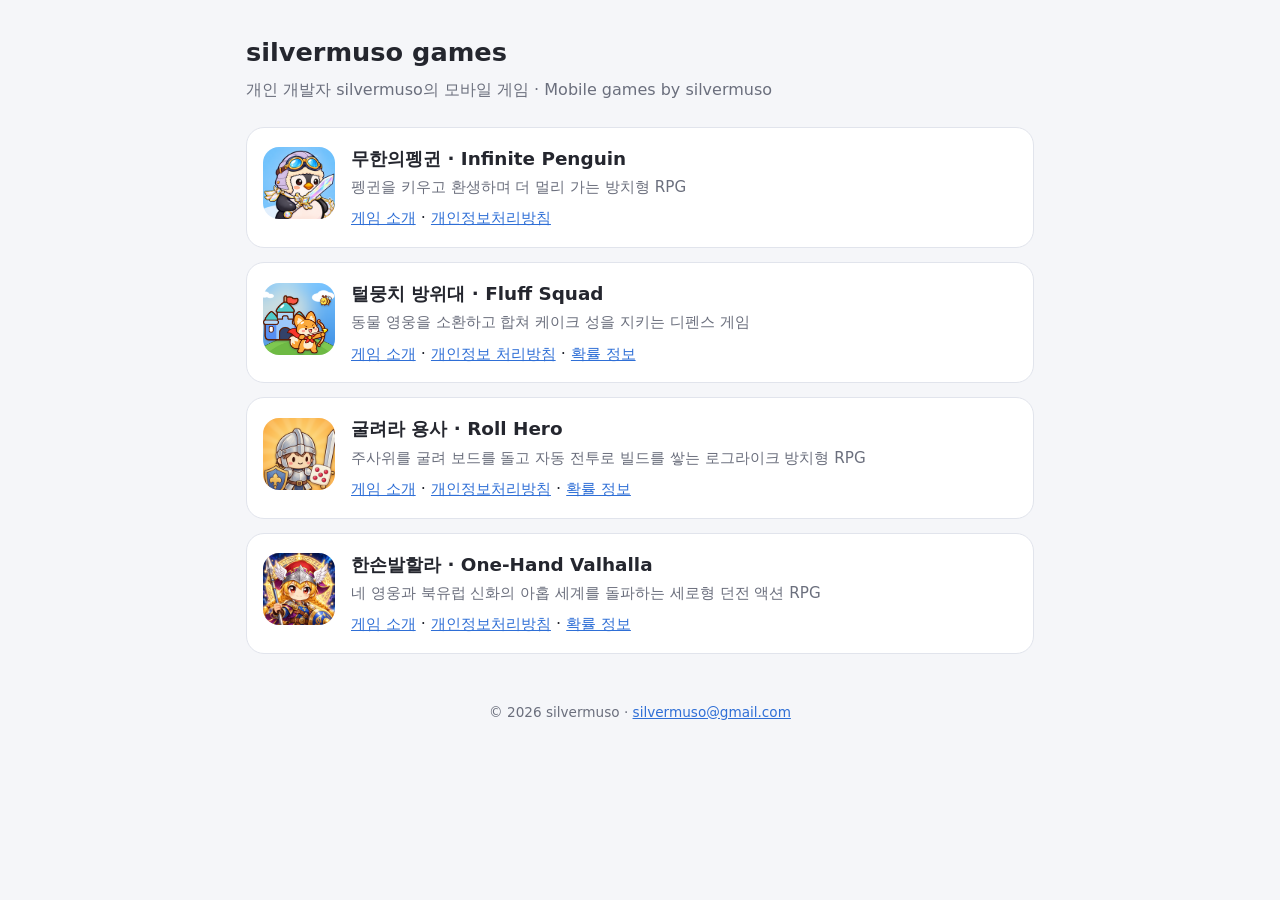
<file: index.html>
<!doctype html>
<html lang="ko">
<head>
<meta charset="utf-8">
<meta name="viewport" content="width=device-width, initial-scale=1">
<title>silvermuso games</title>
<meta name="description" content="개인 개발자 silvermuso의 모바일 게임 목록과 개인정보처리방침">
<style>
/* 게임 목록(사이트 맨 위). 게임마다 폴더 하나: /<게임>/ 소개, /<게임>/privacy/ 처리방침. app-ads.txt는 모든 게임이 같이 쓴다 */
:root { --ink: #24262e; --muted: #6b6f7d; --bg: #f5f6f9; --card: #ffffff; --line: #e1e4ec; --link: #2f6fd6; }
* { box-sizing: border-box; }
body { margin: 0; background: var(--bg); color: var(--ink); font-family: system-ui, -apple-system, "Segoe UI", "Apple SD Gothic Neo", "Malgun Gothic", "Noto Sans KR", sans-serif; line-height: 1.6; word-break: keep-all; overflow-wrap: anywhere; }
main { max-width: 820px; margin: 0 auto; padding: 32px 16px 48px; }
h1 { font-size: 1.6rem; margin: 0 0 4px; }
.lead { color: var(--muted); margin: 0 0 24px; }
ul.games { list-style: none; padding: 0; margin: 0; display: grid; gap: 14px; }
ul.games li { display: flex; gap: 16px; align-items: center; background: var(--card); border: 1px solid var(--line); border-radius: 18px; padding: 16px; }
ul.games img { width: 72px; height: 72px; border-radius: 16px; flex: none; }
ul.games h2 { font-size: 1.15rem; margin: 0; }
ul.games h2 a { color: var(--ink); text-decoration: none; }
ul.games p { margin: 2px 0 6px; color: var(--muted); font-size: 0.95rem; }
.links a { color: var(--link); font-size: 0.92rem; }
footer { text-align: center; color: var(--muted); font-size: 0.85rem; padding: 0 16px 32px; }
footer a { color: var(--link); }
</style>
</head>
<body>
<main>
<h1>silvermuso games</h1>
<p class="lead">개인 개발자 silvermuso의 모바일 게임 · Mobile games by silvermuso</p>
<ul class="games">
<li>
  <a href="penguinbrave/"><img src="penguinbrave/icon.png" alt="무한의펭귄 아이콘"></a>
  <div>
    <h2><a href="penguinbrave/">무한의펭귄 · Infinite Penguin</a></h2>
    <p>펭귄을 키우고 환생하며 더 멀리 가는 방치형 RPG</p>
    <span class="links"><a href="penguinbrave/">게임 소개</a> · <a href="penguinbrave/privacy/">개인정보처리방침</a></span>
  </div>
</li>
<li>
  <a href="fluffsquad/"><img src="fluffsquad/icon.png" alt="털뭉치 방위대 아이콘"></a>
  <div>
    <h2><a href="fluffsquad/">털뭉치 방위대 · Fluff Squad</a></h2>
    <p>동물 영웅을 소환하고 합쳐 케이크 성을 지키는 디펜스 게임</p>
    <span class="links"><a href="fluffsquad/">게임 소개</a> · <a href="fluffsquad/privacy/">개인정보 처리방침</a> · <a href="fluffsquad/odds/">확률 정보</a></span>
  </div>
</li>
<li>
  <a href="rollhero/"><img src="rollhero/icon.png" alt="굴려라 용사 아이콘"></a>
  <div>
    <h2><a href="rollhero/">굴려라 용사 · Roll Hero</a></h2>
    <p>주사위를 굴려 보드를 돌고 자동 전투로 빌드를 쌓는 로그라이크 방치형 RPG</p>
    <span class="links"><a href="rollhero/">게임 소개</a> · <a href="rollhero/privacy/">개인정보처리방침</a> · <a href="rollhero/odds/">확률 정보</a></span>
  </div>
</li>
<li>
  <a href="valhallachronicle/"><img src="valhallachronicle/icon.png" alt="한손발할라 아이콘"></a>
  <div>
    <h2><a href="valhallachronicle/">한손발할라 · One-Hand Valhalla</a></h2>
    <p>네 영웅과 북유럽 신화의 아홉 세계를 돌파하는 세로형 던전 액션 RPG</p>
    <span class="links"><a href="valhallachronicle/">게임 소개</a> · <a href="valhallachronicle/privacy/">개인정보처리방침</a> · <a href="valhallachronicle/odds/">확률 정보</a></span>
  </div>
</li>
</ul>
</main>
<footer>© 2026 silvermuso · <a href="mailto:silvermuso@gmail.com">silvermuso@gmail.com</a></footer>
</body>
</html>
</file>
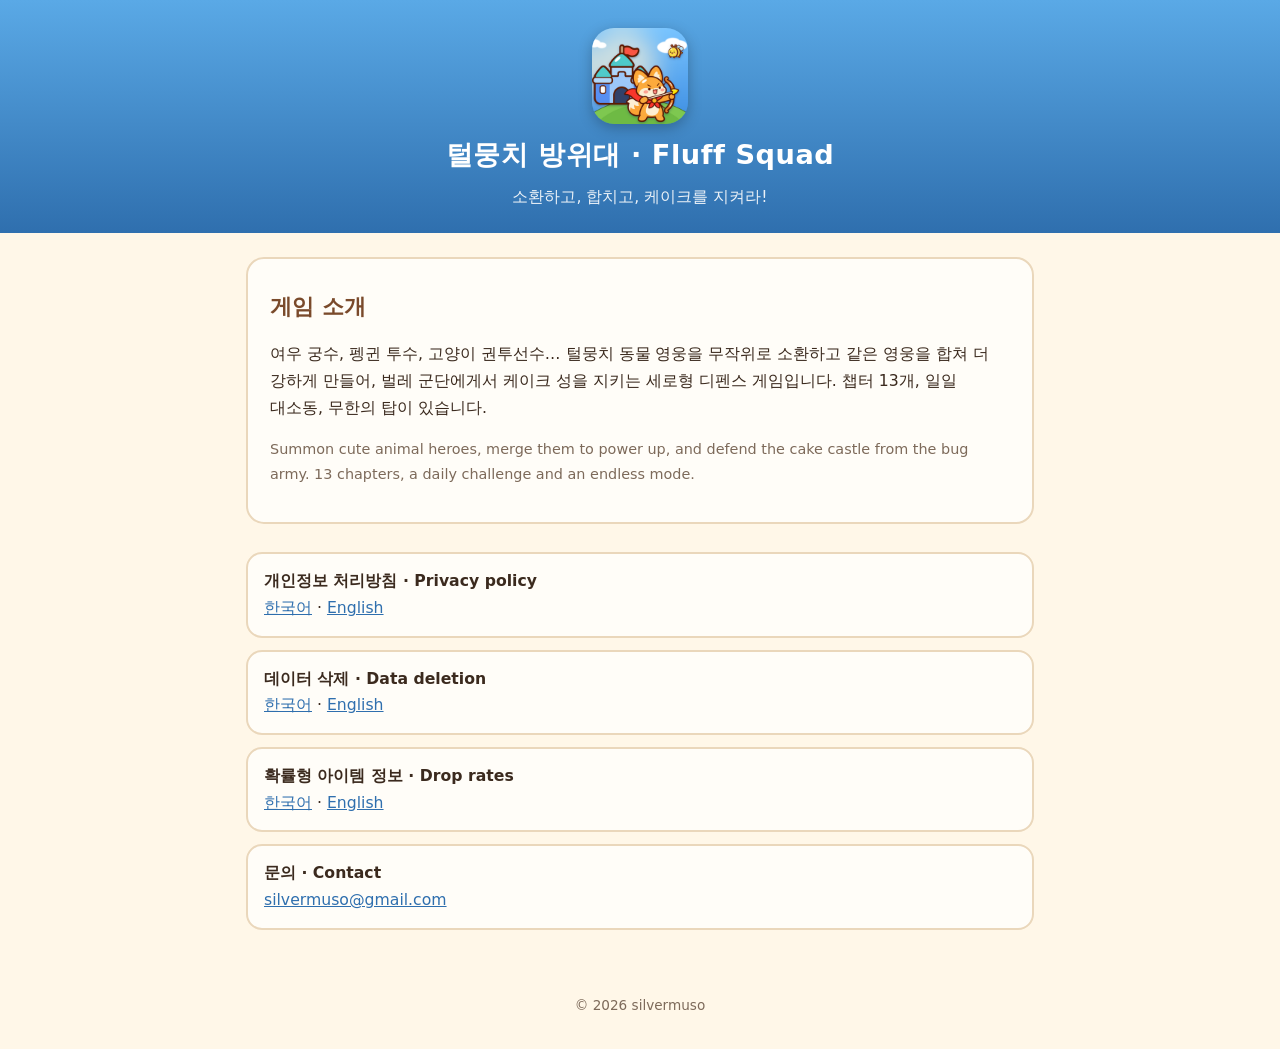
<file: fluffsquad/index.html>
<!doctype html>
<html lang="ko">
<head>
<meta charset="utf-8">
<meta name="viewport" content="width=device-width, initial-scale=1">
<title>털뭉치 방위대 · Fluff Squad</title>
<meta name="description" content="귀여운 동물 영웅을 소환하고 합성해 벌레 군단에게서 케이크 성을 지키는 디펜스 게임">
<link rel="stylesheet" href="style.css">
<link rel="icon" href="icon.png">
</head>
<body>
<header class="top">
  <img src="icon.png" alt="털뭉치 방위대 아이콘">
  <h1>털뭉치 방위대 · Fluff Squad</h1>
  <p>소환하고, 합치고, 케이크를 지켜라!</p>
</header>
<main>
<section class="doc" lang="ko">
<h2>게임 소개</h2>
<p>여우 궁수, 펭귄 투수, 고양이 권투선수… 털뭉치 동물 영웅을 무작위로 소환하고 같은 영웅을 합쳐 더 강하게 만들어, 벌레 군단에게서 케이크 성을 지키는 세로형 디펜스 게임입니다. 챕터 13개, 일일 대소동, 무한의 탑이 있습니다.</p>
<p class="meta">Summon cute animal heroes, merge them to power up, and defend the cake castle from the bug army. 13 chapters, a daily challenge and an endless mode.</p>
</section>
<ul class="cards">
<li><b>개인정보 처리방침 · Privacy policy</b><br><a href="privacy/#ko">한국어</a> · <a href="privacy/#en">English</a></li>
<li><b>데이터 삭제 · Data deletion</b><br><a href="delete/#ko">한국어</a> · <a href="delete/#en">English</a></li>
<li><b>확률형 아이템 정보 · Drop rates</b><br><a href="odds/#ko">한국어</a> · <a href="odds/#en">English</a></li>
<li><b>문의 · Contact</b><br><a href="mailto:silvermuso@gmail.com">silvermuso@gmail.com</a></li>
</ul>
</main>
<footer>© 2026 silvermuso</footer>
</body>
</html>
</file>
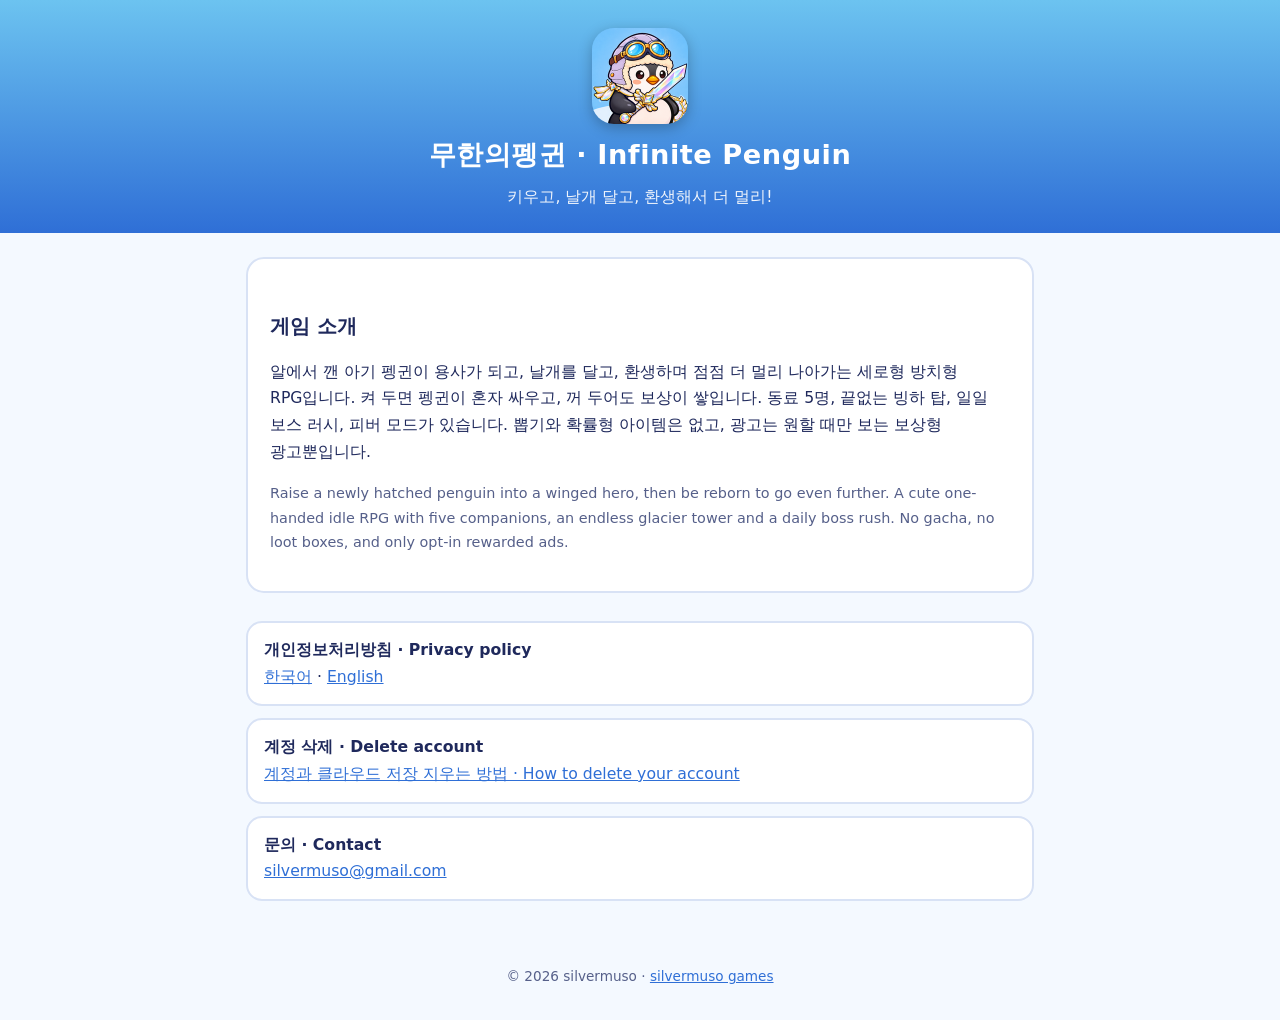
<file: penguinbrave/index.html>
<!doctype html>
<html lang="ko">
<head>
<meta charset="utf-8">
<meta name="viewport" content="width=device-width, initial-scale=1">
<title>무한의펭귄 · Infinite Penguin</title>
<meta name="description" content="알에서 깬 펭귄을 키워 날개를 달고, 환생하며 더 멀리 나아가는 뽑기 없는 귀여운 방치형 RPG">
<link rel="stylesheet" href="style.css">
<link rel="icon" href="icon.png">
</head>
<body>
<header class="top">
  <img src="icon.png" alt="무한의펭귄 아이콘">
  <h1>무한의펭귄 · Infinite Penguin</h1>
  <p>키우고, 날개 달고, 환생해서 더 멀리!</p>
</header>
<main>
<section class="doc" lang="ko">
<h2>게임 소개</h2>
<p>알에서 깬 아기 펭귄이 용사가 되고, 날개를 달고, 환생하며 점점 더 멀리 나아가는 세로형 방치형 RPG입니다. 켜 두면 펭귄이 혼자 싸우고, 꺼 두어도 보상이 쌓입니다. 동료 5명, 끝없는 빙하 탑, 일일 보스 러시, 피버 모드가 있습니다. 뽑기와 확률형 아이템은 없고, 광고는 원할 때만 보는 보상형 광고뿐입니다.</p>
<p class="meta">Raise a newly hatched penguin into a winged hero, then be reborn to go even further. A cute one-handed idle RPG with five companions, an endless glacier tower and a daily boss rush. No gacha, no loot boxes, and only opt-in rewarded ads.</p>
</section>
<ul class="cards">
<li><b>개인정보처리방침 · Privacy policy</b><br><a href="privacy/">한국어</a> · <a href="privacy/#en">English</a></li>
<li><b>계정 삭제 · Delete account</b><br><a href="privacy/#s4">계정과 클라우드 저장 지우는 방법 · How to delete your account</a></li>
<li><b>문의 · Contact</b><br><a href="mailto:silvermuso@gmail.com">silvermuso@gmail.com</a></li>
</ul>
</main>
<footer>© 2026 silvermuso · <a href="../">silvermuso games</a></footer>
</body>
</html>
</file>
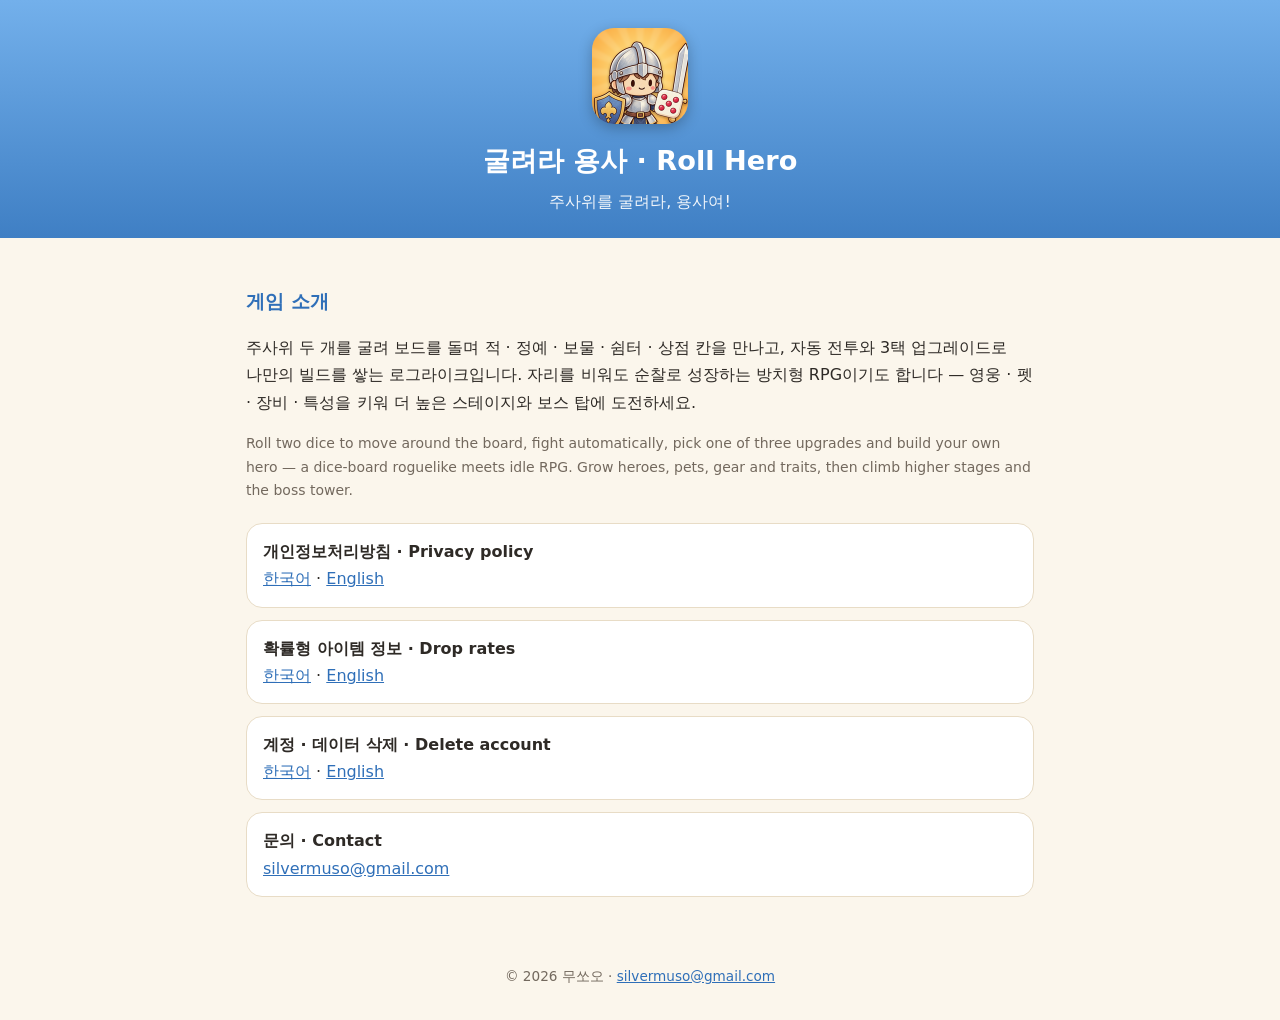
<file: rollhero/index.html>
<!doctype html>
<html lang="ko"><head><meta charset="utf-8"><meta name="viewport" content="width=device-width,initial-scale=1">
<title>굴려라 용사 · Roll Hero</title><link rel="stylesheet" href="style.css"><link rel="icon" href="icon.png"></head>
<body>
<header class="top">
  <img src="icon.png" alt="굴려라 용사 아이콘">
  <h1>굴려라 용사 · Roll Hero</h1>
  <p>주사위를 굴려라, 용사여!</p>
</header>
<main>
<section lang="ko">
<h2>게임 소개</h2>
<p>주사위 두 개를 굴려 보드를 돌며 적 · 정예 · 보물 · 쉼터 · 상점 칸을 만나고, 자동 전투와 3택 업그레이드로 나만의 빌드를 쌓는 로그라이크입니다. 자리를 비워도 순찰로 성장하는 방치형 RPG이기도 합니다 — 영웅 · 펫 · 장비 · 특성을 키워 더 높은 스테이지와 보스 탑에 도전하세요.</p>
<p class="dim" lang="en">Roll two dice to move around the board, fight automatically, pick one of three upgrades and build your own hero — a dice-board roguelike meets idle RPG. Grow heroes, pets, gear and traits, then climb higher stages and the boss tower.</p>
</section>
<ul class="cards">
<li><b>개인정보처리방침 · Privacy policy</b><br><a href="privacy/#ko">한국어</a> · <a href="privacy/#en">English</a></li>
<li><b>확률형 아이템 정보 · Drop rates</b><br><a href="odds/#ko">한국어</a> · <a href="odds/#en">English</a></li>
<li><b>계정 · 데이터 삭제 · Delete account</b><br><a href="delete/#ko">한국어</a> · <a href="delete/#en">English</a></li>
<li><b>문의 · Contact</b><br><a href="mailto:silvermuso@gmail.com">silvermuso@gmail.com</a></li>
</ul>
</main>
<footer>© 2026 무쏘오 · <a href="mailto:silvermuso@gmail.com">silvermuso@gmail.com</a></footer>
</body></html>
</file>
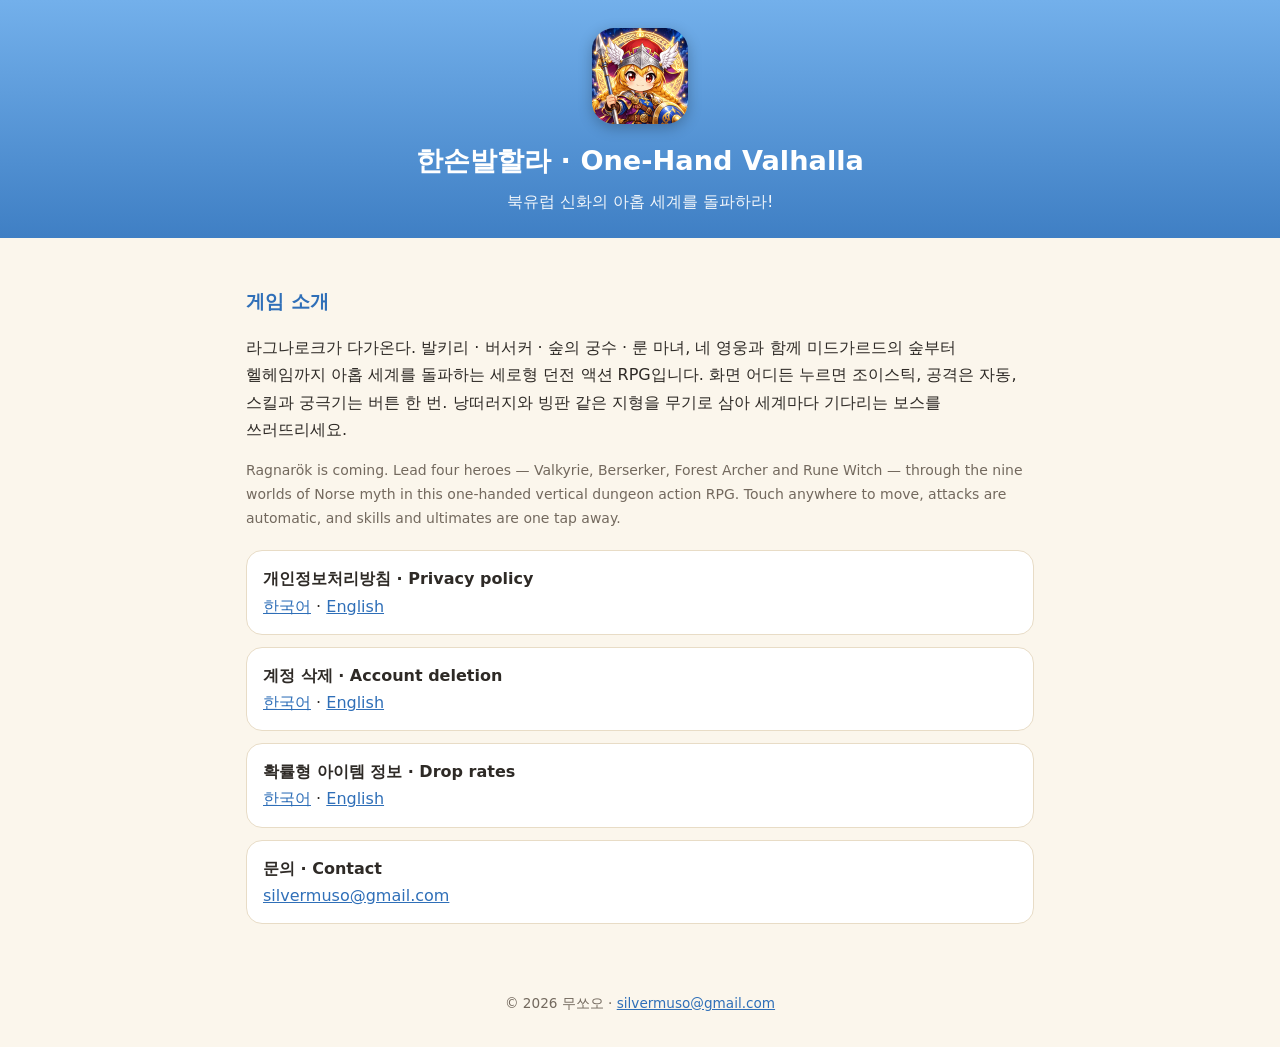
<file: valhallachronicle/index.html>
<!doctype html>
<html lang="ko"><head><meta charset="utf-8"><meta name="viewport" content="width=device-width,initial-scale=1">
<title>한손발할라 · One-Hand Valhalla</title><link rel="stylesheet" href="style.css"><link rel="icon" href="icon.png"></head>
<body>
<header class="top">
  <img src="icon.png" alt="한손발할라 아이콘">
  <h1>한손발할라 · One-Hand Valhalla</h1>
  <p>북유럽 신화의 아홉 세계를 돌파하라!</p>
</header>
<main>
<section lang="ko">
<h2>게임 소개</h2>
<p>라그나로크가 다가온다. 발키리 · 버서커 · 숲의 궁수 · 룬 마녀, 네 영웅과 함께 미드가르드의 숲부터 헬헤임까지 아홉 세계를 돌파하는 세로형 던전 액션 RPG입니다. 화면 어디든 누르면 조이스틱, 공격은 자동, 스킬과 궁극기는 버튼 한 번. 낭떠러지와 빙판 같은 지형을 무기로 삼아 세계마다 기다리는 보스를 쓰러뜨리세요.</p>
<p class="dim" lang="en">Ragnarök is coming. Lead four heroes — Valkyrie, Berserker, Forest Archer and Rune Witch — through the nine worlds of Norse myth in this one-handed vertical dungeon action RPG. Touch anywhere to move, attacks are automatic, and skills and ultimates are one tap away.</p>
</section>
<ul class="cards">
<li><b>개인정보처리방침 · Privacy policy</b><br><a href="privacy/#ko">한국어</a> · <a href="privacy/#en">English</a></li>
<li><b>계정 삭제 · Account deletion</b><br><a href="delete/#ko">한국어</a> · <a href="delete/#en">English</a></li>
<li><b>확률형 아이템 정보 · Drop rates</b><br><a href="odds/#ko">한국어</a> · <a href="odds/#en">English</a></li>
<li><b>문의 · Contact</b><br><a href="mailto:silvermuso@gmail.com">silvermuso@gmail.com</a></li>
</ul>
</main>
<footer>© 2026 무쏘오 · <a href="mailto:silvermuso@gmail.com">silvermuso@gmail.com</a></footer>
</body></html>
</file>
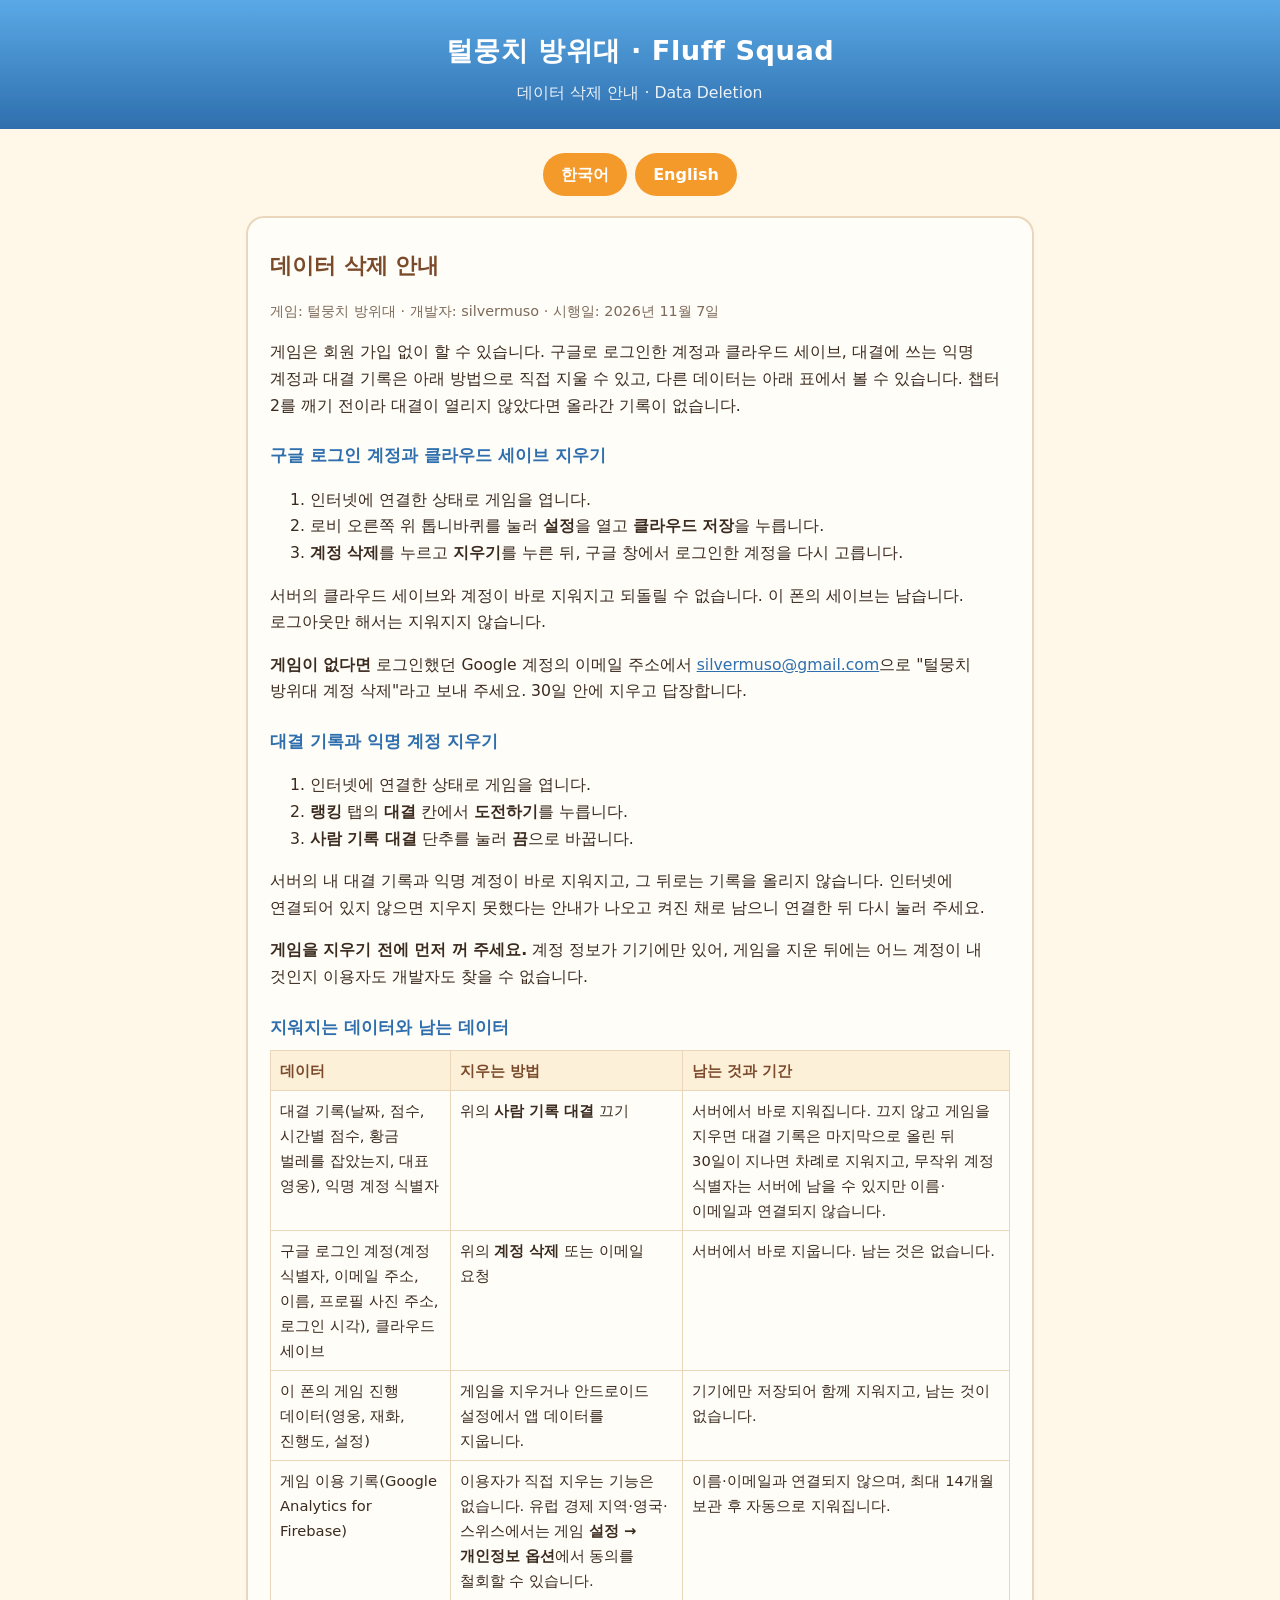
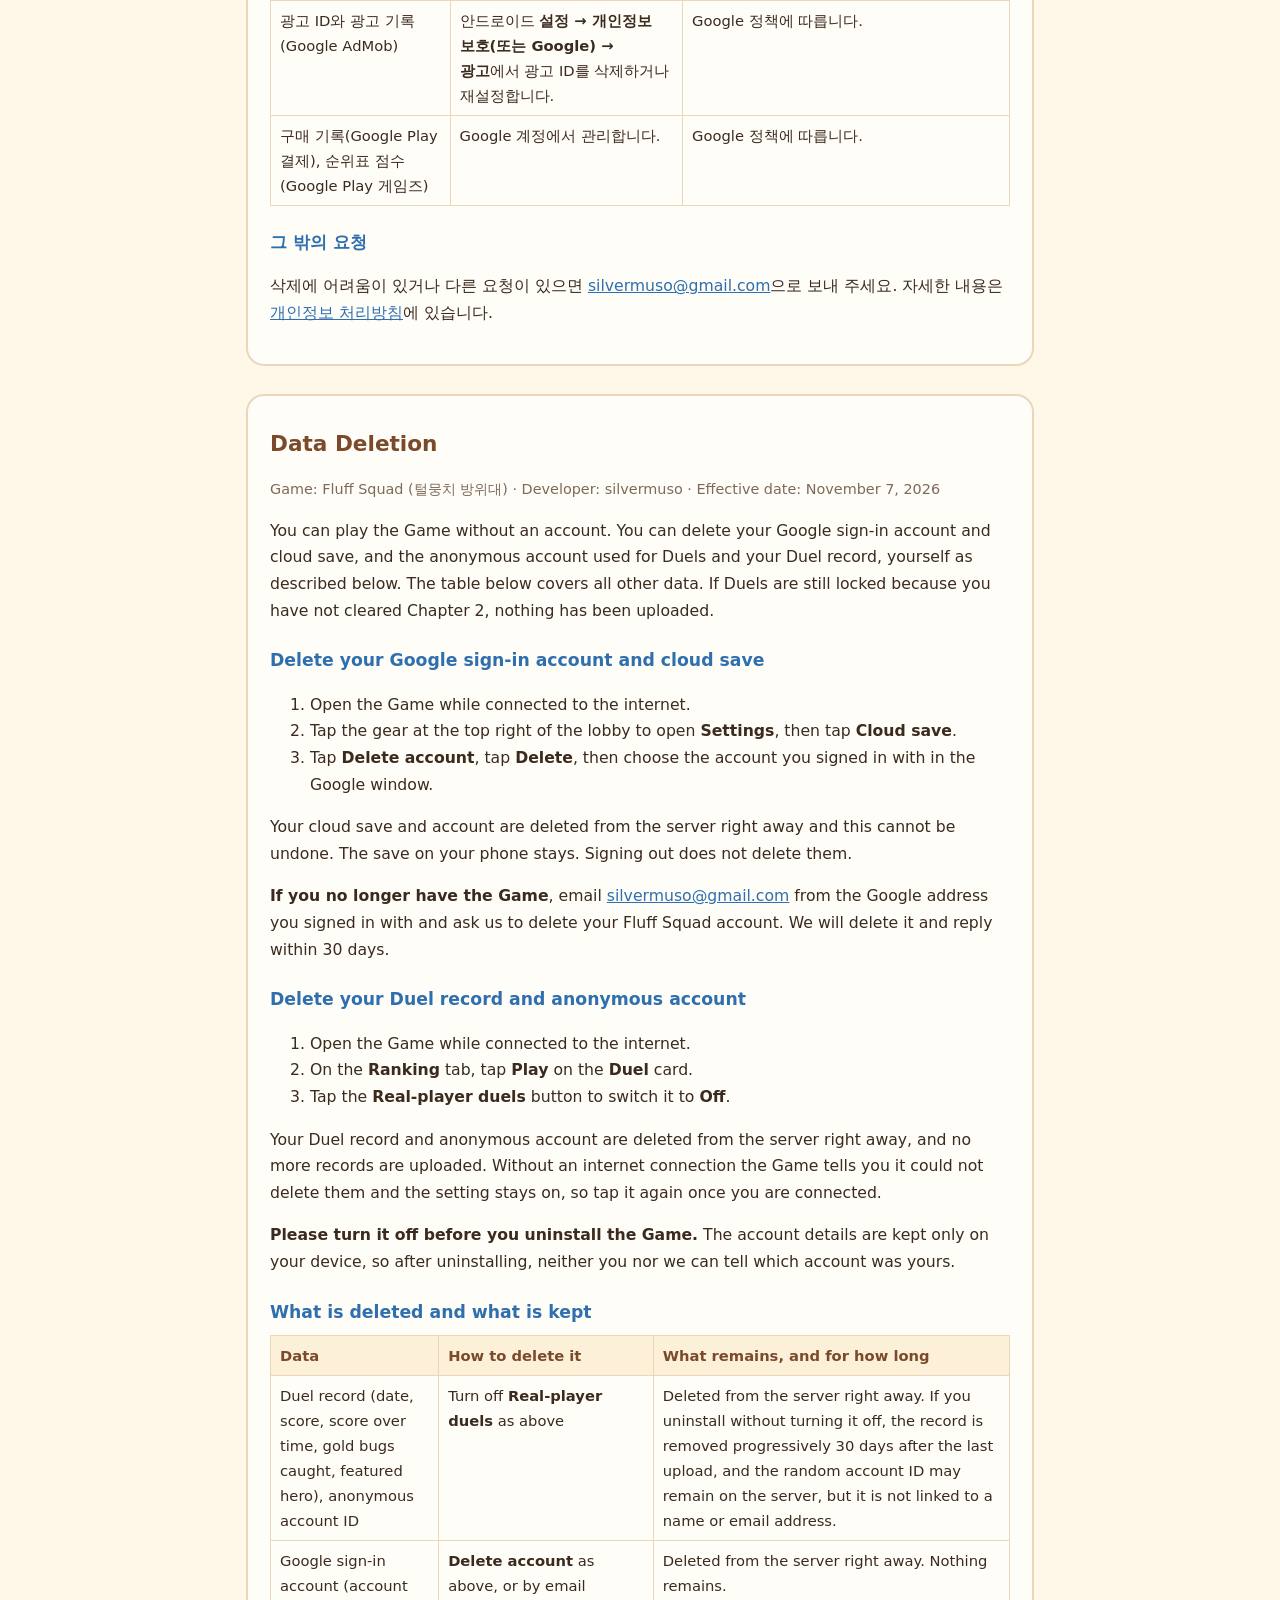
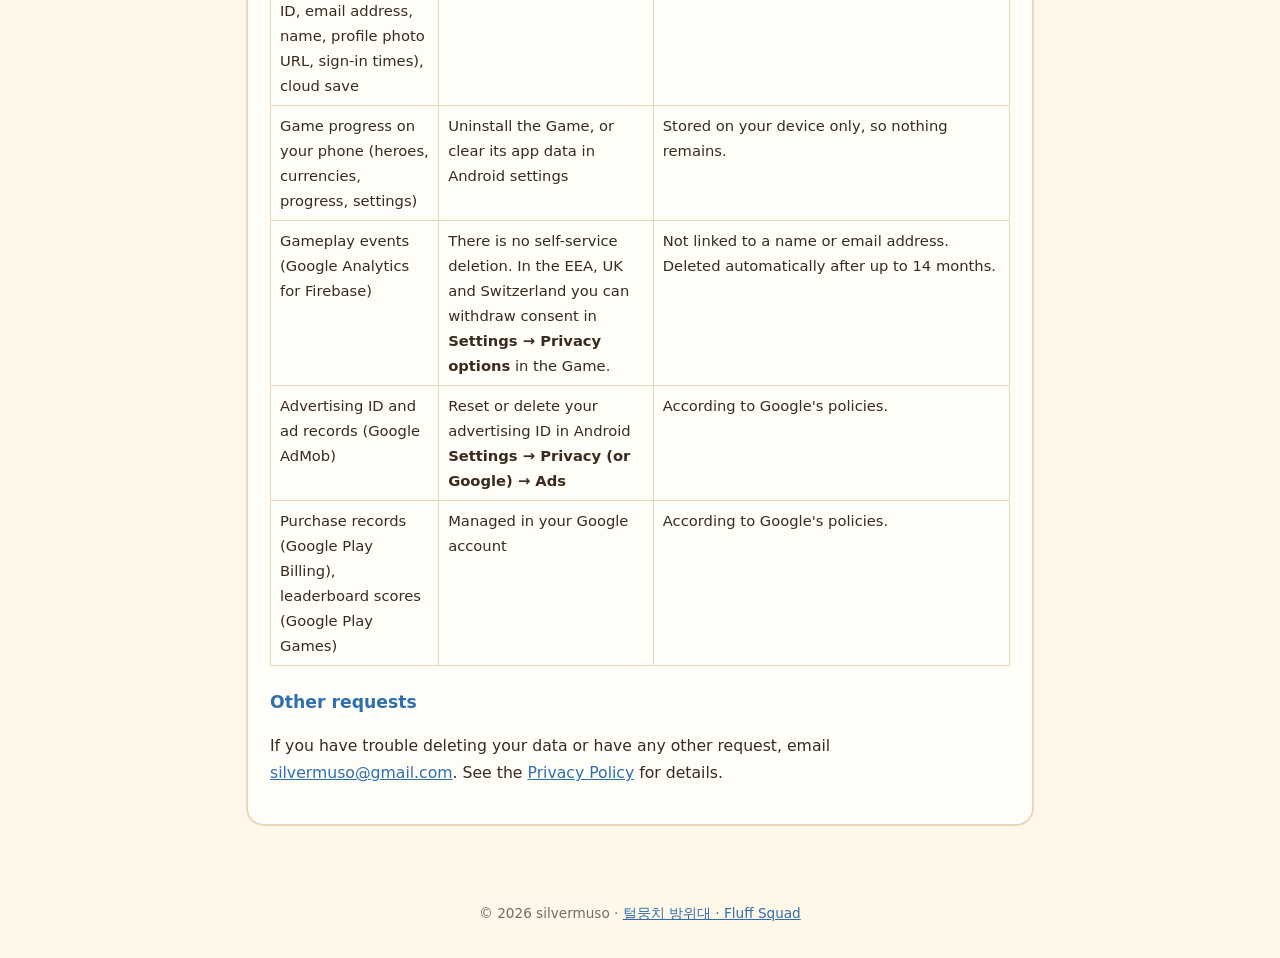
<file: fluffsquad/delete/index.html>
<!doctype html>
<html lang="ko">
<head>
<meta charset="utf-8">
<meta name="viewport" content="width=device-width, initial-scale=1">
<title>털뭉치 방위대 데이터 삭제 · Fluff Squad Data Deletion</title>
<link rel="stylesheet" href="../style.css">
</head>
<body>
<header class="top">
  <h1>털뭉치 방위대 · Fluff Squad</h1>
  <p>데이터 삭제 안내 · Data Deletion</p>
</header>
<main>
<nav class="lang"><a href="#ko">한국어</a><a href="#en">English</a></nav>

<section class="doc" id="ko" lang="ko">
<h2>데이터 삭제 안내</h2>
<p class="meta">게임: 털뭉치 방위대 · 개발자: silvermuso · 시행일: 2026년 11월 7일</p>
<p>게임은 회원 가입 없이 할 수 있습니다. 구글로 로그인한 계정과 클라우드 세이브, 대결에 쓰는 익명 계정과 대결 기록은 아래 방법으로 직접 지울 수 있고, 다른 데이터는 아래 표에서 볼 수 있습니다. 챕터 2를 깨기 전이라 대결이 열리지 않았다면 올라간 기록이 없습니다.</p>

<h3>구글 로그인 계정과 클라우드 세이브 지우기</h3>
<ol>
<li>인터넷에 연결한 상태로 게임을 엽니다.</li>
<li>로비 오른쪽 위 톱니바퀴를 눌러 <b>설정</b>을 열고 <b>클라우드 저장</b>을 누릅니다.</li>
<li><b>계정 삭제</b>를 누르고 <b>지우기</b>를 누른 뒤, 구글 창에서 로그인한 계정을 다시 고릅니다.</li>
</ol>
<p>서버의 클라우드 세이브와 계정이 바로 지워지고 되돌릴 수 없습니다. 이 폰의 세이브는 남습니다. 로그아웃만 해서는 지워지지 않습니다.</p>
<p><b>게임이 없다면</b> 로그인했던 Google 계정의 이메일 주소에서 <a href="mailto:silvermuso@gmail.com?subject=Fluff%20Squad%20account%20deletion">silvermuso@gmail.com</a>으로 "털뭉치 방위대 계정 삭제"라고 보내 주세요. 30일 안에 지우고 답장합니다.</p>

<h3>대결 기록과 익명 계정 지우기</h3>
<ol>
<li>인터넷에 연결한 상태로 게임을 엽니다.</li>
<li><b>랭킹</b> 탭의 <b>대결</b> 칸에서 <b>도전하기</b>를 누릅니다.</li>
<li><b>사람 기록 대결</b> 단추를 눌러 <b>끔</b>으로 바꿉니다.</li>
</ol>
<p>서버의 내 대결 기록과 익명 계정이 바로 지워지고, 그 뒤로는 기록을 올리지 않습니다. 인터넷에 연결되어 있지 않으면 지우지 못했다는 안내가 나오고 켜진 채로 남으니 연결한 뒤 다시 눌러 주세요.</p>
<p><b>게임을 지우기 전에 먼저 꺼 주세요.</b> 계정 정보가 기기에만 있어, 게임을 지운 뒤에는 어느 계정이 내 것인지 이용자도 개발자도 찾을 수 없습니다.</p>

<h3>지워지는 데이터와 남는 데이터</h3>
<div class="table-wrap"><table>
<tr><th>데이터</th><th>지우는 방법</th><th>남는 것과 기간</th></tr>
<tr><td>대결 기록(날짜, 점수, 시간별 점수, 황금 벌레를 잡았는지, 대표 영웅), 익명 계정 식별자</td><td>위의 <b>사람 기록 대결</b> 끄기</td><td>서버에서 바로 지워집니다. 끄지 않고 게임을 지우면 대결 기록은 마지막으로 올린 뒤 30일이 지나면 차례로 지워지고, 무작위 계정 식별자는 서버에 남을 수 있지만 이름·이메일과 연결되지 않습니다.</td></tr>
<tr><td>구글 로그인 계정(계정 식별자, 이메일 주소, 이름, 프로필 사진 주소, 로그인 시각), 클라우드 세이브</td><td>위의 <b>계정 삭제</b> 또는 이메일 요청</td><td>서버에서 바로 지웁니다. 남는 것은 없습니다.</td></tr>
<tr><td>이 폰의 게임 진행 데이터(영웅, 재화, 진행도, 설정)</td><td>게임을 지우거나 안드로이드 설정에서 앱 데이터를 지웁니다.</td><td>기기에만 저장되어 함께 지워지고, 남는 것이 없습니다.</td></tr>
<tr><td>게임 이용 기록(Google Analytics for Firebase)</td><td>이용자가 직접 지우는 기능은 없습니다. 유럽 경제 지역·영국·스위스에서는 게임 <b>설정 → 개인정보 옵션</b>에서 동의를 철회할 수 있습니다.</td><td>이름·이메일과 연결되지 않으며, 최대 14개월 보관 후 자동으로 지워집니다.</td></tr>
<tr><td>광고 ID와 광고 기록(Google AdMob)</td><td>안드로이드 <b>설정 → 개인정보 보호(또는 Google) → 광고</b>에서 광고 ID를 삭제하거나 재설정합니다.</td><td>Google 정책에 따릅니다.</td></tr>
<tr><td>구매 기록(Google Play 결제), 순위표 점수(Google Play 게임즈)</td><td>Google 계정에서 관리합니다.</td><td>Google 정책에 따릅니다.</td></tr>
</table></div>

<h3>그 밖의 요청</h3>
<p>삭제에 어려움이 있거나 다른 요청이 있으면 <a href="mailto:silvermuso@gmail.com">silvermuso@gmail.com</a>으로 보내 주세요. 자세한 내용은 <a href="../privacy/#ko">개인정보 처리방침</a>에 있습니다.</p>
</section>

<section class="doc" id="en" lang="en">
<h2>Data Deletion</h2>
<p class="meta">Game: Fluff Squad (털뭉치 방위대) · Developer: silvermuso · Effective date: November 7, 2026</p>
<p>You can play the Game without an account. You can delete your Google sign-in account and cloud save, and the anonymous account used for Duels and your Duel record, yourself as described below. The table below covers all other data. If Duels are still locked because you have not cleared Chapter 2, nothing has been uploaded.</p>

<h3>Delete your Google sign-in account and cloud save</h3>
<ol>
<li>Open the Game while connected to the internet.</li>
<li>Tap the gear at the top right of the lobby to open <b>Settings</b>, then tap <b>Cloud save</b>.</li>
<li>Tap <b>Delete account</b>, tap <b>Delete</b>, then choose the account you signed in with in the Google window.</li>
</ol>
<p>Your cloud save and account are deleted from the server right away and this cannot be undone. The save on your phone stays. Signing out does not delete them.</p>
<p><b>If you no longer have the Game</b>, email <a href="mailto:silvermuso@gmail.com?subject=Fluff%20Squad%20account%20deletion">silvermuso@gmail.com</a> from the Google address you signed in with and ask us to delete your Fluff Squad account. We will delete it and reply within 30 days.</p>

<h3>Delete your Duel record and anonymous account</h3>
<ol>
<li>Open the Game while connected to the internet.</li>
<li>On the <b>Ranking</b> tab, tap <b>Play</b> on the <b>Duel</b> card.</li>
<li>Tap the <b>Real-player duels</b> button to switch it to <b>Off</b>.</li>
</ol>
<p>Your Duel record and anonymous account are deleted from the server right away, and no more records are uploaded. Without an internet connection the Game tells you it could not delete them and the setting stays on, so tap it again once you are connected.</p>
<p><b>Please turn it off before you uninstall the Game.</b> The account details are kept only on your device, so after uninstalling, neither you nor we can tell which account was yours.</p>

<h3>What is deleted and what is kept</h3>
<div class="table-wrap"><table>
<tr><th>Data</th><th>How to delete it</th><th>What remains, and for how long</th></tr>
<tr><td>Duel record (date, score, score over time, gold bugs caught, featured hero), anonymous account ID</td><td>Turn off <b>Real-player duels</b> as above</td><td>Deleted from the server right away. If you uninstall without turning it off, the record is removed progressively 30 days after the last upload, and the random account ID may remain on the server, but it is not linked to a name or email address.</td></tr>
<tr><td>Google sign-in account (account ID, email address, name, profile photo URL, sign-in times), cloud save</td><td><b>Delete account</b> as above, or by email</td><td>Deleted from the server right away. Nothing remains.</td></tr>
<tr><td>Game progress on your phone (heroes, currencies, progress, settings)</td><td>Uninstall the Game, or clear its app data in Android settings</td><td>Stored on your device only, so nothing remains.</td></tr>
<tr><td>Gameplay events (Google Analytics for Firebase)</td><td>There is no self-service deletion. In the EEA, UK and Switzerland you can withdraw consent in <b>Settings → Privacy options</b> in the Game.</td><td>Not linked to a name or email address. Deleted automatically after up to 14 months.</td></tr>
<tr><td>Advertising ID and ad records (Google AdMob)</td><td>Reset or delete your advertising ID in Android <b>Settings → Privacy (or Google) → Ads</b></td><td>According to Google's policies.</td></tr>
<tr><td>Purchase records (Google Play Billing), leaderboard scores (Google Play Games)</td><td>Managed in your Google account</td><td>According to Google's policies.</td></tr>
</table></div>

<h3>Other requests</h3>
<p>If you have trouble deleting your data or have any other request, email <a href="mailto:silvermuso@gmail.com">silvermuso@gmail.com</a>. See the <a href="../privacy/#en">Privacy Policy</a> for details.</p>
</section>
</main>
<footer>© 2026 silvermuso · <a href="../">털뭉치 방위대 · Fluff Squad</a></footer>
</body>
</html>
</file>
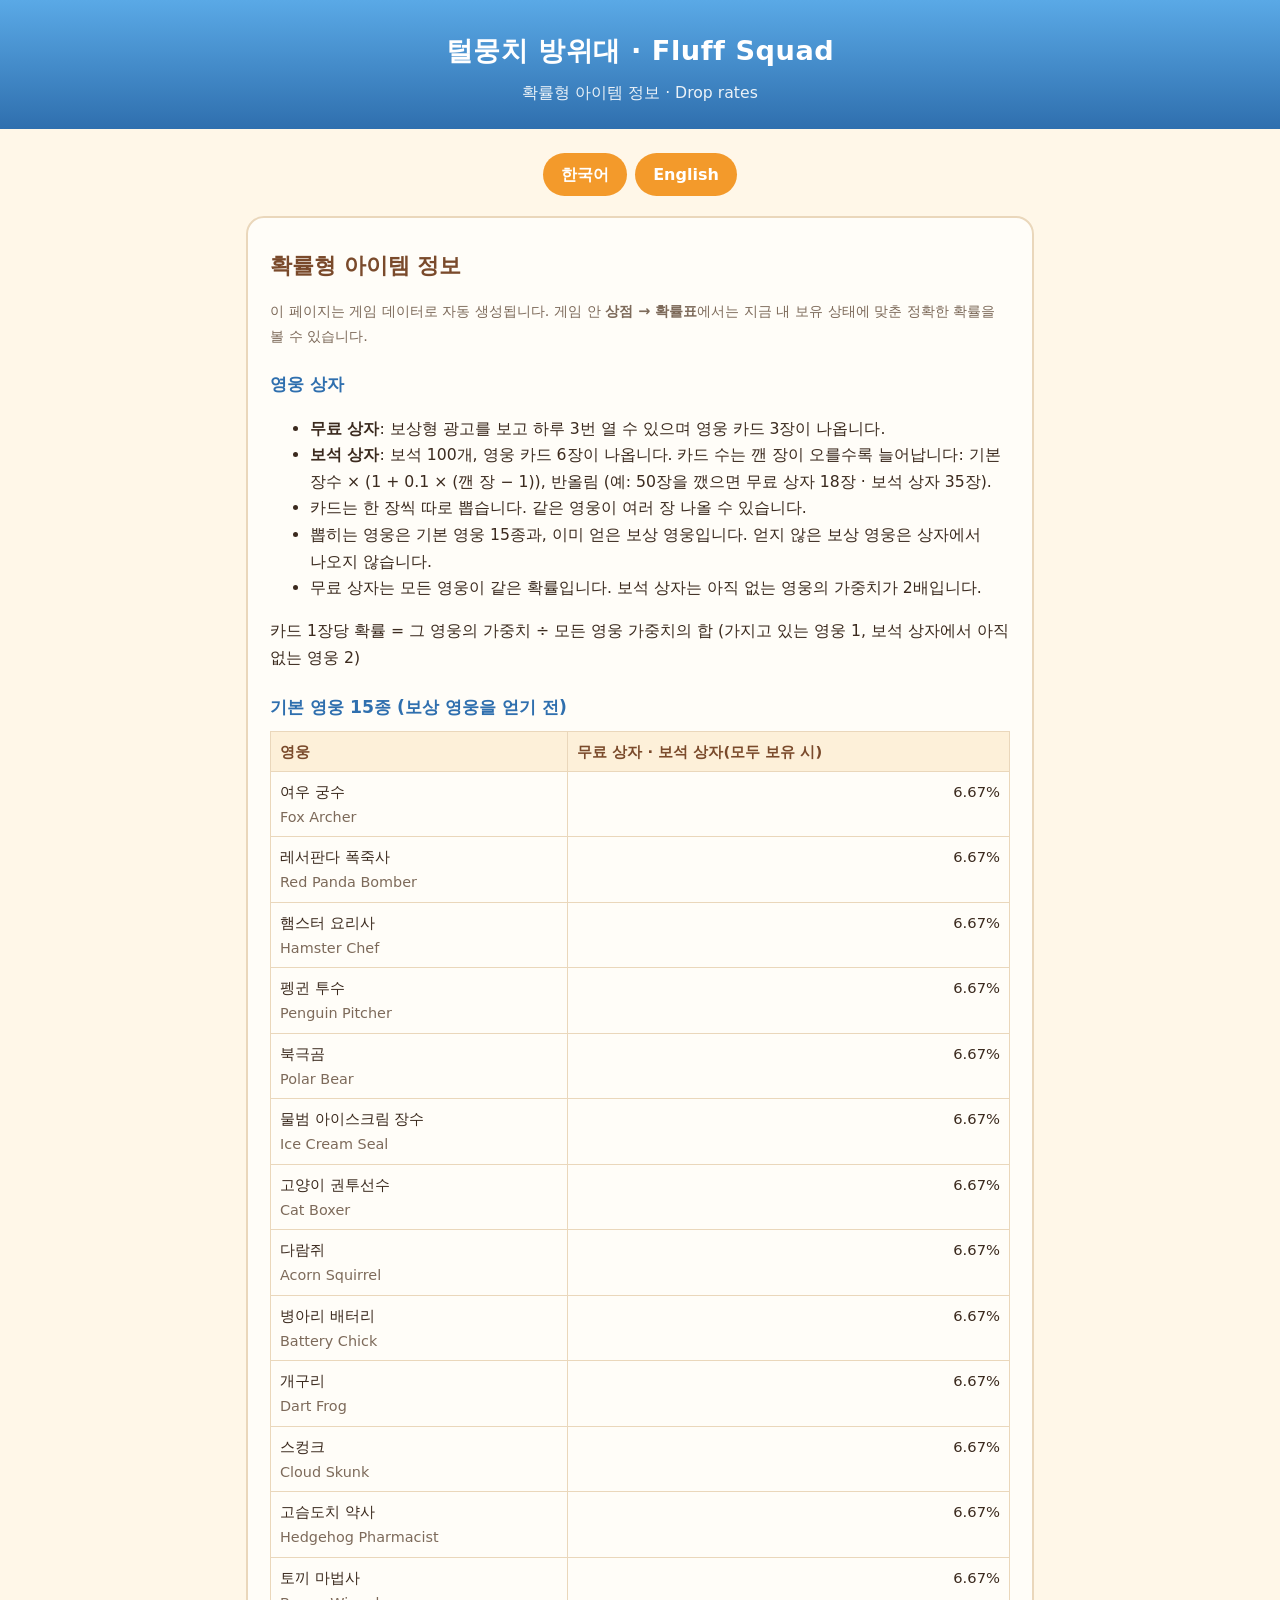
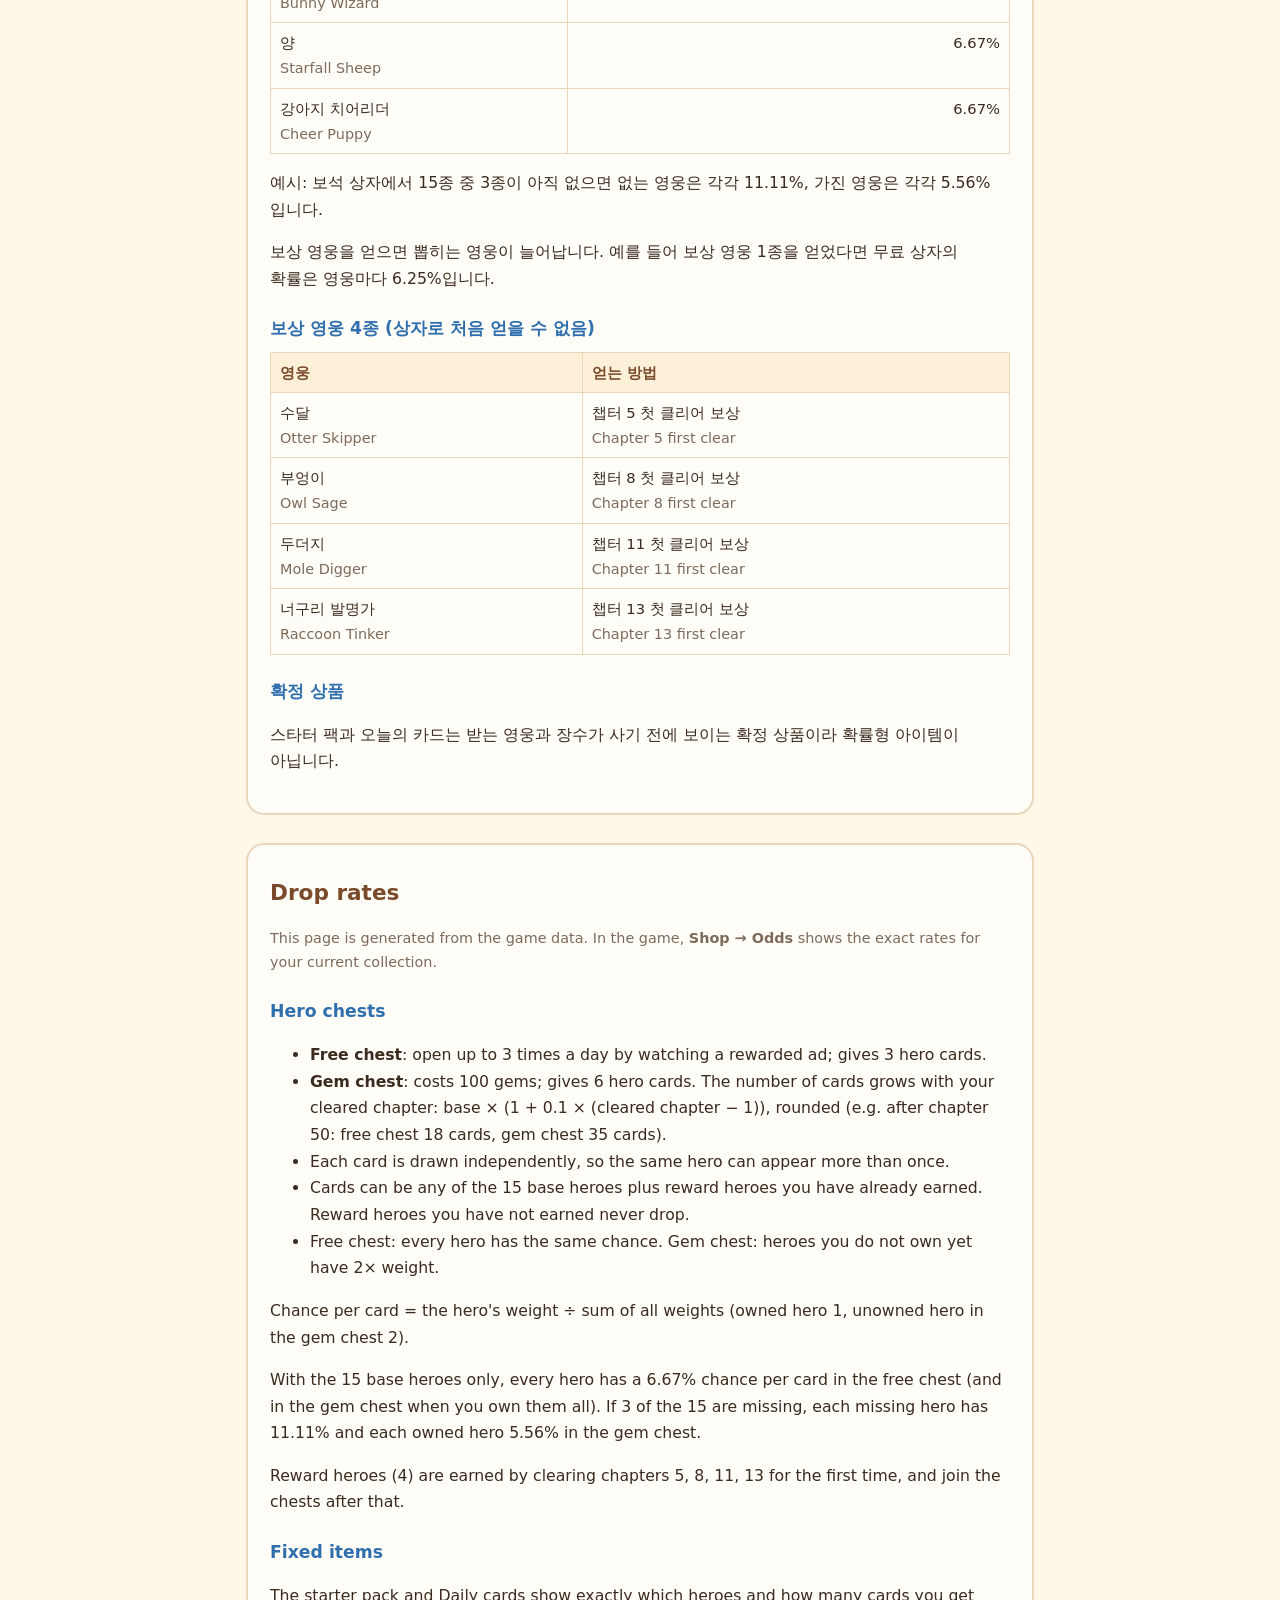
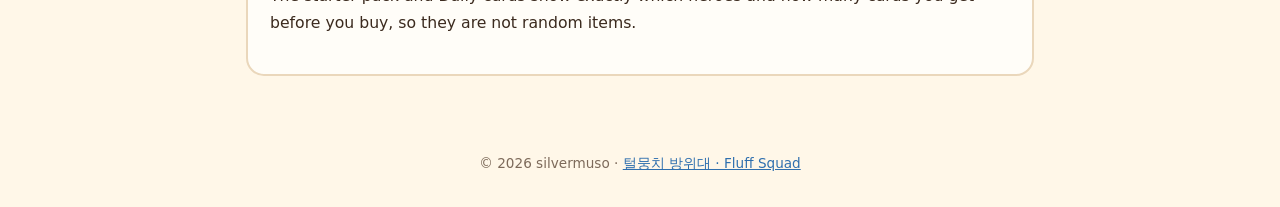
<file: fluffsquad/odds/index.html>
<!doctype html>
<html lang="ko">
<head>
<meta charset="utf-8">
<meta name="viewport" content="width=device-width, initial-scale=1">
<title>털뭉치 방위대 확률 정보 · Fluff Squad Drop Rates</title>
<link rel="stylesheet" href="../style.css">
</head>
<body>
<header class="top">
  <h1>털뭉치 방위대 · Fluff Squad</h1>
  <p>확률형 아이템 정보 · Drop rates</p>
</header>
<main>
<nav class="lang"><a href="#ko">한국어</a><a href="#en">English</a></nav>

<section class="doc" id="ko" lang="ko">
<h2>확률형 아이템 정보</h2>
<p class="meta">이 페이지는 게임 데이터로 자동 생성됩니다. 게임 안 <b>상점 → 확률표</b>에서는 지금 내 보유 상태에 맞춘 정확한 확률을 볼 수 있습니다.</p>

<h3>영웅 상자</h3>
<ul>
<li><b>무료 상자</b>: 보상형 광고를 보고 하루 3번 열 수 있으며 영웅 카드 3장이 나옵니다.</li>
<li><b>보석 상자</b>: 보석 100개, 영웅 카드 6장이 나옵니다. 카드 수는 깬 장이 오를수록 늘어납니다: 기본 장수 × (1 + 0.1 × (깬 장 − 1)), 반올림 (예: 50장을 깼으면 무료 상자 18장 · 보석 상자 35장).</li>
<li>카드는 한 장씩 따로 뽑습니다. 같은 영웅이 여러 장 나올 수 있습니다.</li>
<li>뽑히는 영웅은 기본 영웅 15종과, 이미 얻은 보상 영웅입니다. 얻지 않은 보상 영웅은 상자에서 나오지 않습니다.</li>
<li>무료 상자는 모든 영웅이 같은 확률입니다. 보석 상자는 아직 없는 영웅의 가중치가 2배입니다.</li>
</ul>
<p>카드 1장당 확률 = 그 영웅의 가중치 ÷ 모든 영웅 가중치의 합 (가지고 있는 영웅 1, 보석 상자에서 아직 없는 영웅 2)</p>

<h3>기본 영웅 15종 (보상 영웅을 얻기 전)</h3>
<div class="table-wrap"><table>
<tr><th>영웅</th><th>무료 상자 · 보석 상자(모두 보유 시)</th></tr>
<tr><td>여우 궁수<br><span class="meta">Fox Archer</span></td><td class="num">6.67%</td></tr>
<tr><td>레서판다 폭죽사<br><span class="meta">Red Panda Bomber</span></td><td class="num">6.67%</td></tr>
<tr><td>햄스터 요리사<br><span class="meta">Hamster Chef</span></td><td class="num">6.67%</td></tr>
<tr><td>펭귄 투수<br><span class="meta">Penguin Pitcher</span></td><td class="num">6.67%</td></tr>
<tr><td>북극곰<br><span class="meta">Polar Bear</span></td><td class="num">6.67%</td></tr>
<tr><td>물범 아이스크림 장수<br><span class="meta">Ice Cream Seal</span></td><td class="num">6.67%</td></tr>
<tr><td>고양이 권투선수<br><span class="meta">Cat Boxer</span></td><td class="num">6.67%</td></tr>
<tr><td>다람쥐<br><span class="meta">Acorn Squirrel</span></td><td class="num">6.67%</td></tr>
<tr><td>병아리 배터리<br><span class="meta">Battery Chick</span></td><td class="num">6.67%</td></tr>
<tr><td>개구리<br><span class="meta">Dart Frog</span></td><td class="num">6.67%</td></tr>
<tr><td>스컹크<br><span class="meta">Cloud Skunk</span></td><td class="num">6.67%</td></tr>
<tr><td>고슴도치 약사<br><span class="meta">Hedgehog Pharmacist</span></td><td class="num">6.67%</td></tr>
<tr><td>토끼 마법사<br><span class="meta">Bunny Wizard</span></td><td class="num">6.67%</td></tr>
<tr><td>양<br><span class="meta">Starfall Sheep</span></td><td class="num">6.67%</td></tr>
<tr><td>강아지 치어리더<br><span class="meta">Cheer Puppy</span></td><td class="num">6.67%</td></tr>
</table></div>
<p>예시: 보석 상자에서 15종 중 3종이 아직 없으면 없는 영웅은 각각 11.11%, 가진 영웅은 각각 5.56%입니다.</p>
<p>보상 영웅을 얻으면 뽑히는 영웅이 늘어납니다. 예를 들어 보상 영웅 1종을 얻었다면 무료 상자의 확률은 영웅마다 6.25%입니다.</p>

<h3>보상 영웅 4종 (상자로 처음 얻을 수 없음)</h3>
<div class="table-wrap"><table>
<tr><th>영웅</th><th>얻는 방법</th></tr>
<tr><td>수달<br><span class="meta">Otter Skipper</span></td><td>챕터 5 첫 클리어 보상<br><span class="meta">Chapter 5 first clear</span></td></tr>
<tr><td>부엉이<br><span class="meta">Owl Sage</span></td><td>챕터 8 첫 클리어 보상<br><span class="meta">Chapter 8 first clear</span></td></tr>
<tr><td>두더지<br><span class="meta">Mole Digger</span></td><td>챕터 11 첫 클리어 보상<br><span class="meta">Chapter 11 first clear</span></td></tr>
<tr><td>너구리 발명가<br><span class="meta">Raccoon Tinker</span></td><td>챕터 13 첫 클리어 보상<br><span class="meta">Chapter 13 first clear</span></td></tr>
</table></div>

<h3>확정 상품</h3>
<p>스타터 팩과 오늘의 카드는 받는 영웅과 장수가 사기 전에 보이는 확정 상품이라 확률형 아이템이 아닙니다.</p>
</section>

<section class="doc" id="en" lang="en">
<h2>Drop rates</h2>
<p class="meta">This page is generated from the game data. In the game, <b>Shop → Odds</b> shows the exact rates for your current collection.</p>

<h3>Hero chests</h3>
<ul>
<li><b>Free chest</b>: open up to 3 times a day by watching a rewarded ad; gives 3 hero cards.</li>
<li><b>Gem chest</b>: costs 100 gems; gives 6 hero cards. The number of cards grows with your cleared chapter: base × (1 + 0.1 × (cleared chapter − 1)), rounded (e.g. after chapter 50: free chest 18 cards, gem chest 35 cards).</li>
<li>Each card is drawn independently, so the same hero can appear more than once.</li>
<li>Cards can be any of the 15 base heroes plus reward heroes you have already earned. Reward heroes you have not earned never drop.</li>
<li>Free chest: every hero has the same chance. Gem chest: heroes you do not own yet have 2× weight.</li>
</ul>
<p>Chance per card = the hero's weight ÷ sum of all weights (owned hero 1, unowned hero in the gem chest 2).</p>
<p>With the 15 base heroes only, every hero has a 6.67% chance per card in the free chest (and in the gem chest when you own them all). If 3 of the 15 are missing, each missing hero has 11.11% and each owned hero 5.56% in the gem chest.</p>
<p>Reward heroes (4) are earned by clearing chapters 5, 8, 11, 13 for the first time, and join the chests after that.</p>

<h3>Fixed items</h3>
<p>The starter pack and Daily cards show exactly which heroes and how many cards you get before you buy, so they are not random items.</p>
</section>
</main>
<footer>© 2026 silvermuso · <a href="../">털뭉치 방위대 · Fluff Squad</a></footer>
</body>
</html>
</file>
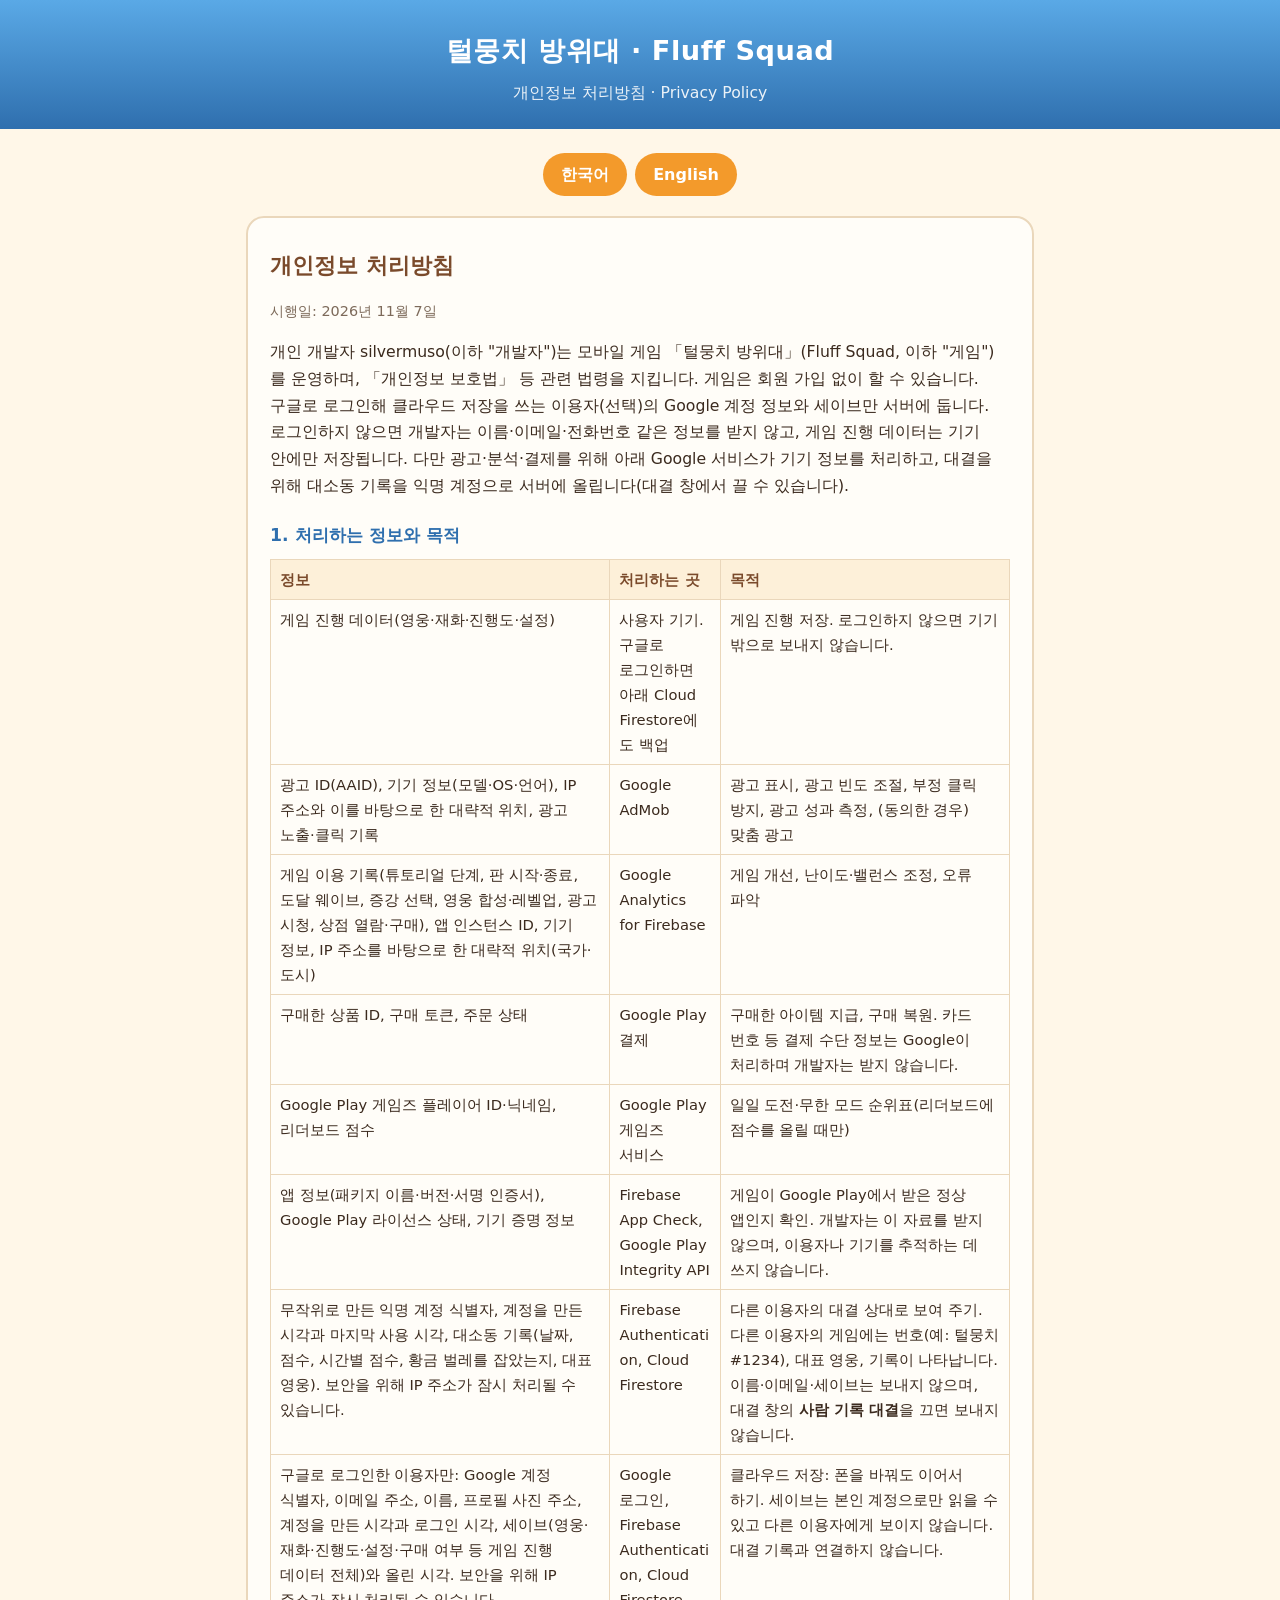
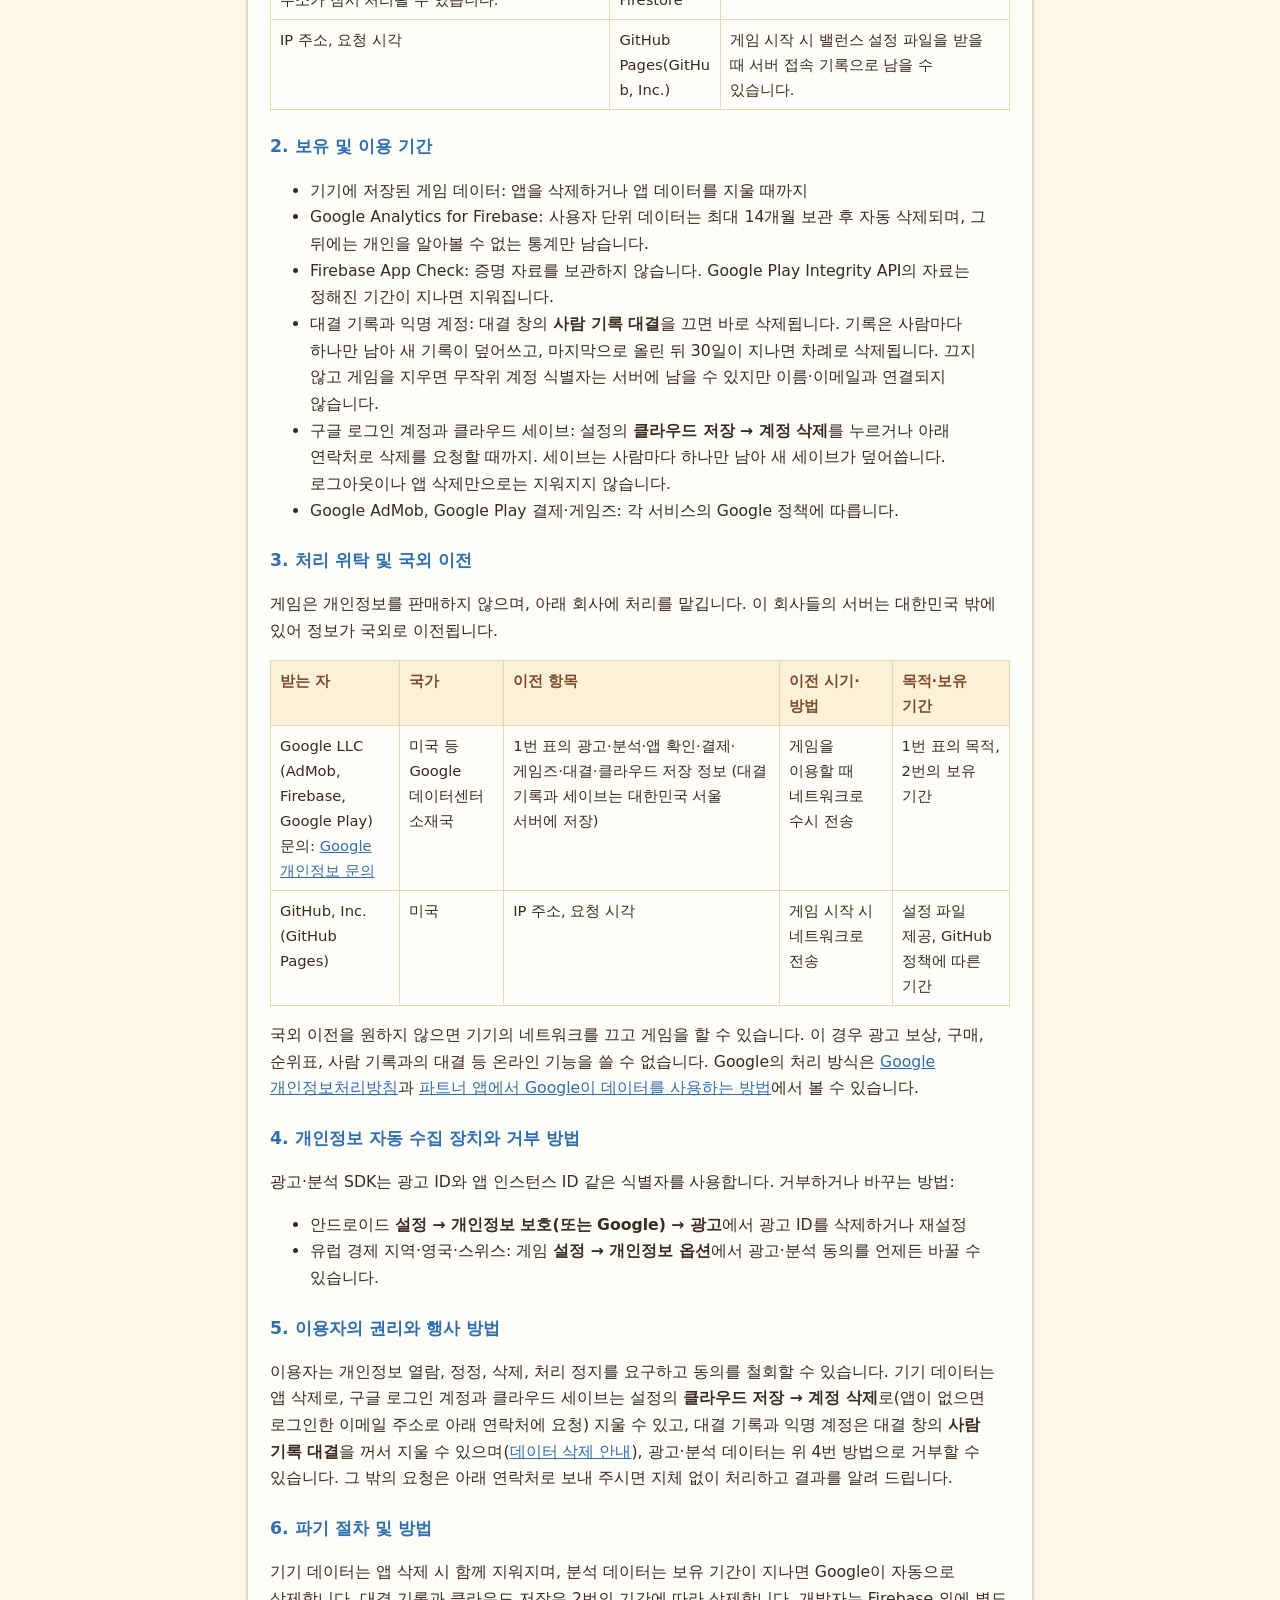
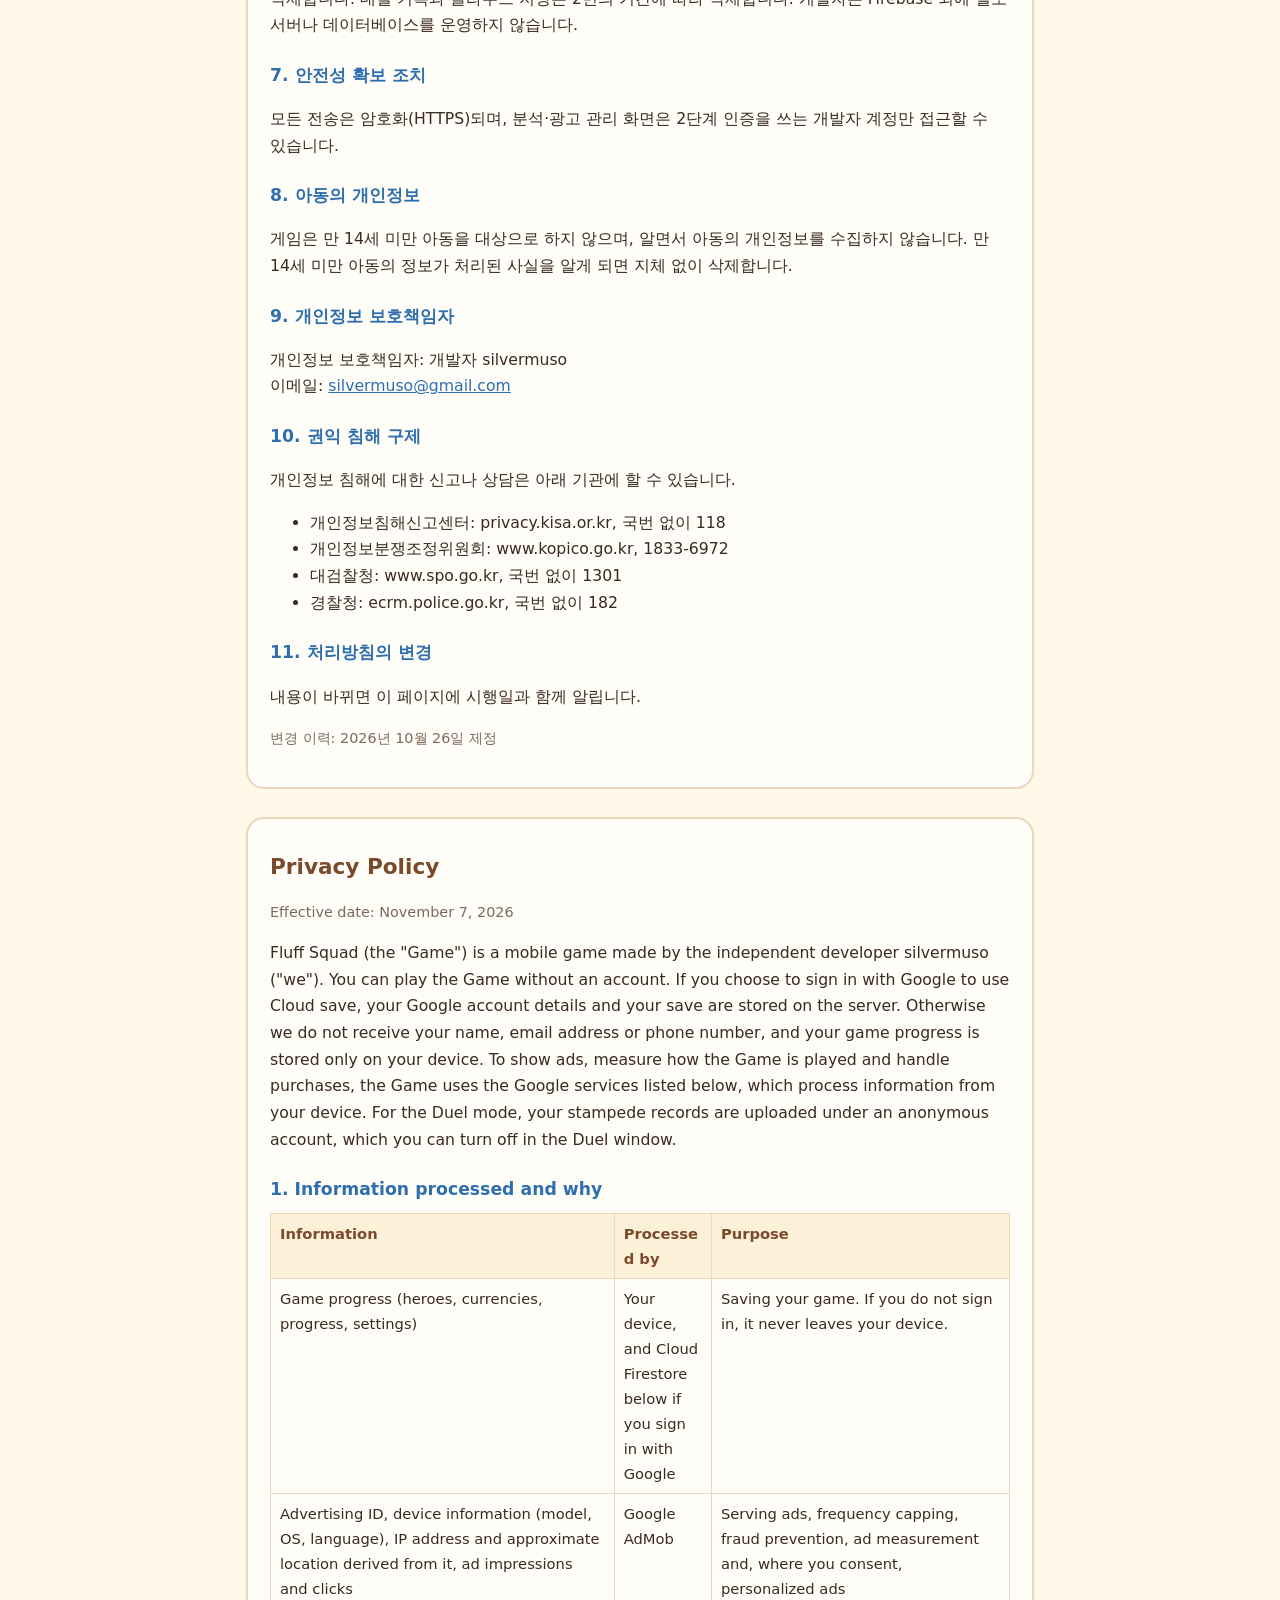
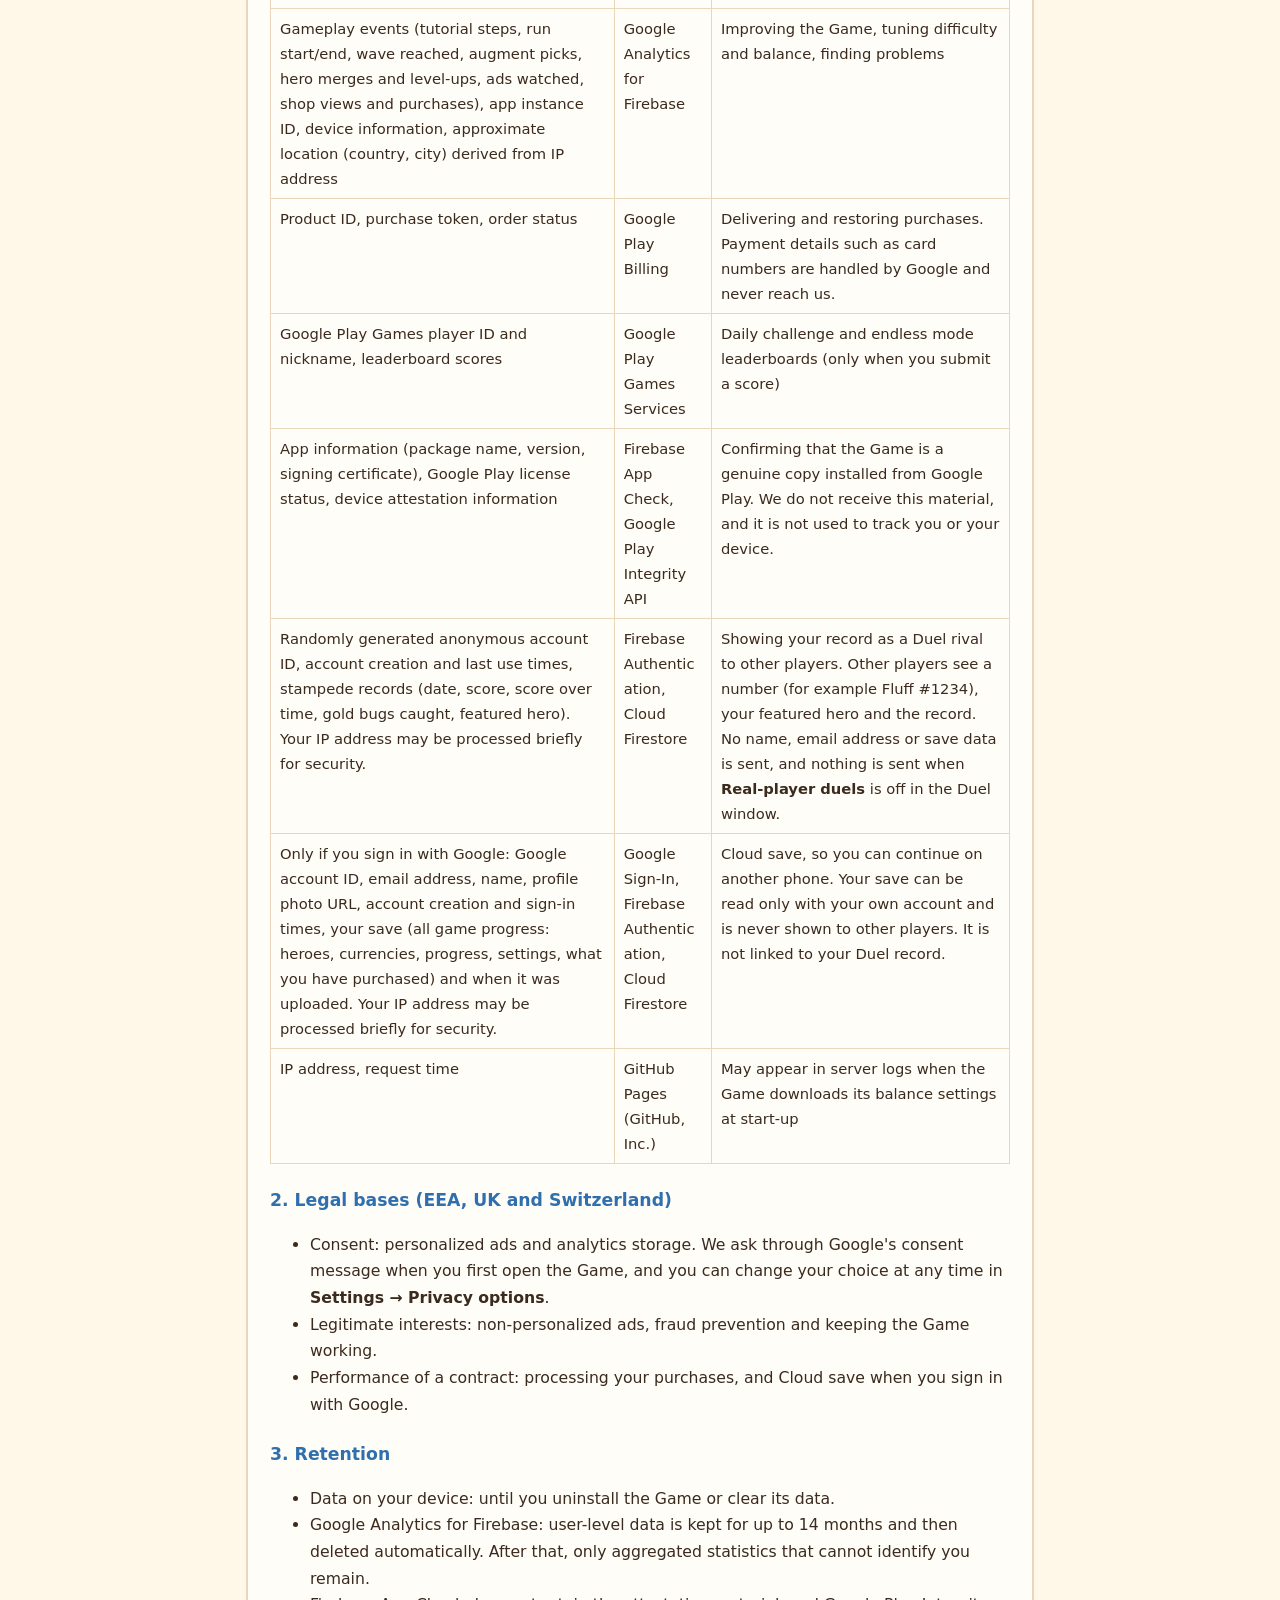
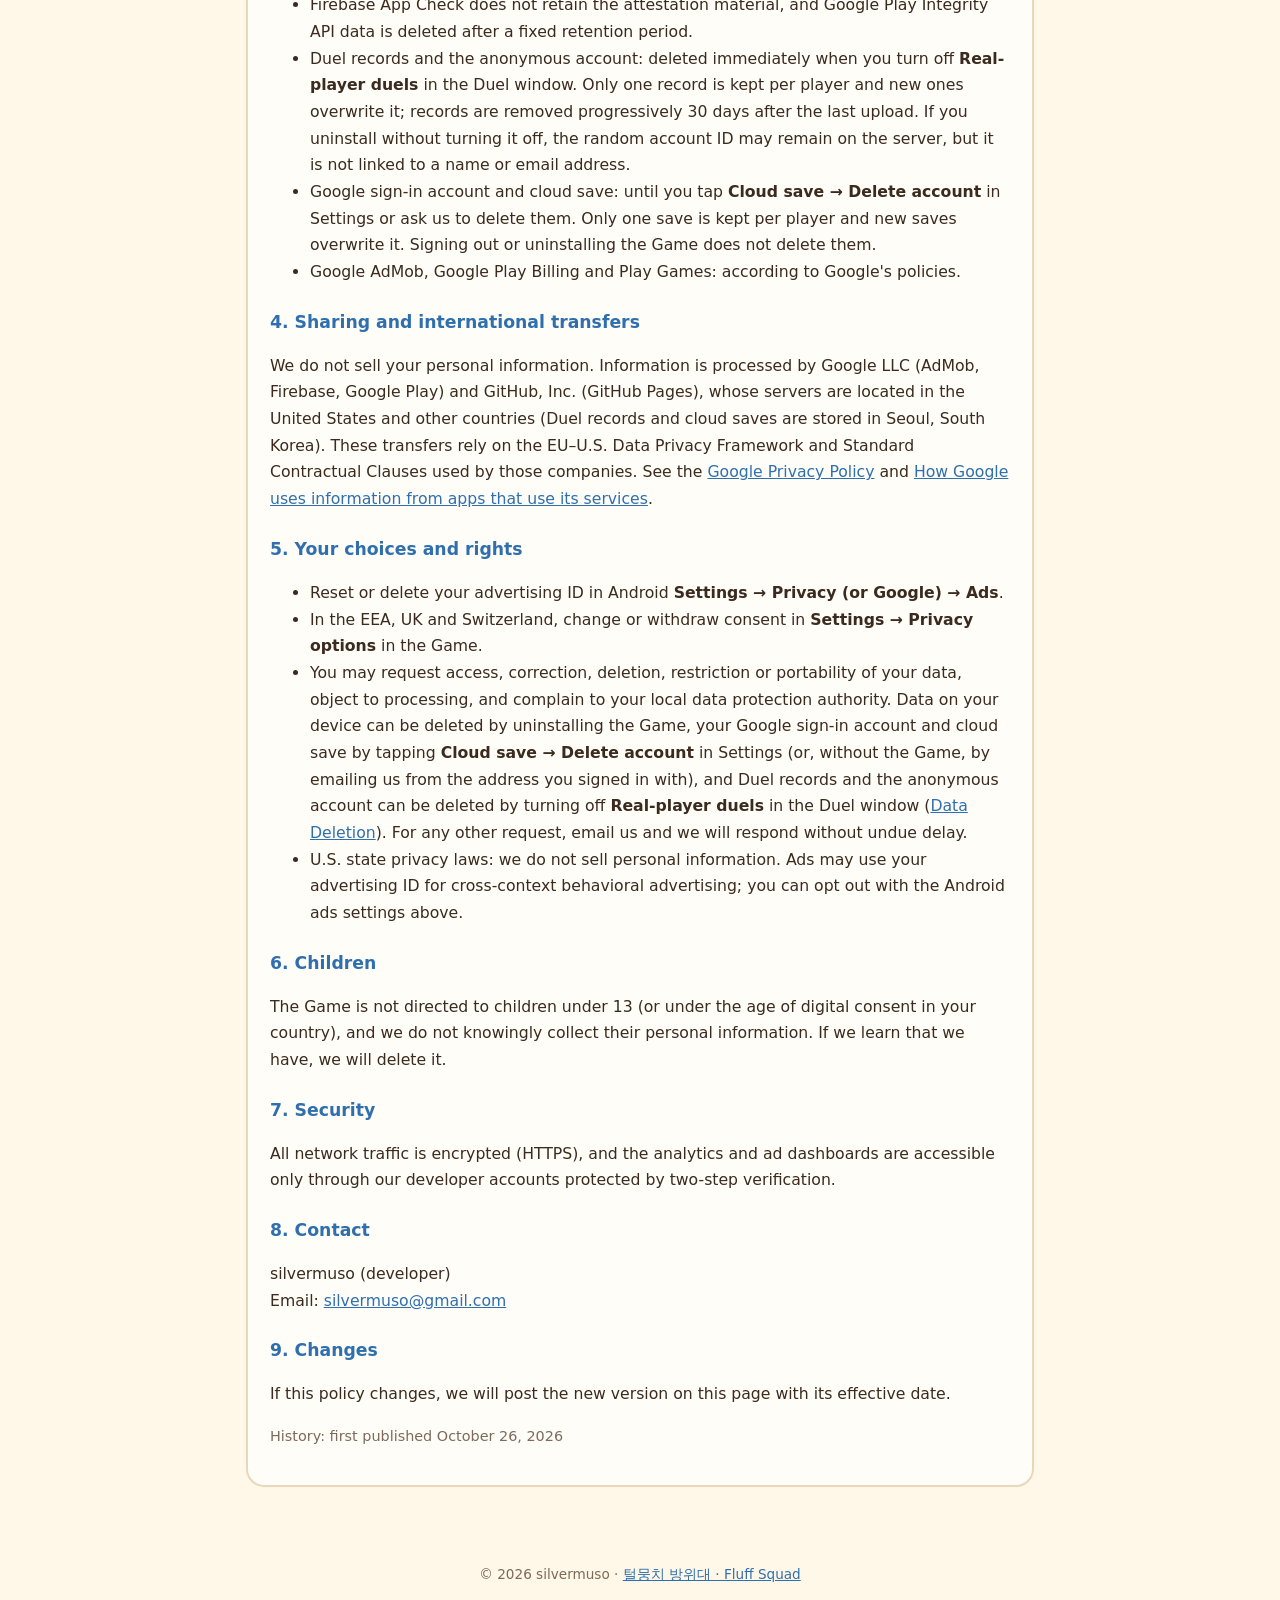
<file: fluffsquad/privacy/index.html>
<!doctype html>
<html lang="ko">
<head>
<meta charset="utf-8">
<meta name="viewport" content="width=device-width, initial-scale=1">
<title>털뭉치 방위대 개인정보 처리방침 · Fluff Squad Privacy Policy</title>
<link rel="stylesheet" href="../style.css">
</head>
<body>
<header class="top">
  <h1>털뭉치 방위대 · Fluff Squad</h1>
  <p>개인정보 처리방침 · Privacy Policy</p>
</header>
<main>
<nav class="lang"><a href="#ko">한국어</a><a href="#en">English</a></nav>

<section class="doc" id="ko" lang="ko">
<h2>개인정보 처리방침</h2>
<p class="meta">시행일: 2026년 11월 7일</p>

<p>개인 개발자 silvermuso(이하 "개발자")는 모바일 게임 「털뭉치 방위대」(Fluff Squad, 이하 "게임")를 운영하며, 「개인정보 보호법」 등 관련 법령을 지킵니다. 게임은 회원 가입 없이 할 수 있습니다. 구글로 로그인해 클라우드 저장을 쓰는 이용자(선택)의 Google 계정 정보와 세이브만 서버에 둡니다. 로그인하지 않으면 개발자는 이름·이메일·전화번호 같은 정보를 받지 않고, 게임 진행 데이터는 기기 안에만 저장됩니다. 다만 광고·분석·결제를 위해 아래 Google 서비스가 기기 정보를 처리하고, 대결을 위해 대소동 기록을 익명 계정으로 서버에 올립니다(대결 창에서 끌 수 있습니다).</p>

<h3>1. 처리하는 정보와 목적</h3>
<div class="table-wrap"><table>
<tr><th>정보</th><th>처리하는 곳</th><th>목적</th></tr>
<tr><td>게임 진행 데이터(영웅·재화·진행도·설정)</td><td>사용자 기기. 구글로 로그인하면 아래 Cloud Firestore에도 백업</td><td>게임 진행 저장. 로그인하지 않으면 기기 밖으로 보내지 않습니다.</td></tr>
<tr><td>광고 ID(AAID), 기기 정보(모델·OS·언어), IP 주소와 이를 바탕으로 한 대략적 위치, 광고 노출·클릭 기록</td><td>Google AdMob</td><td>광고 표시, 광고 빈도 조절, 부정 클릭 방지, 광고 성과 측정, (동의한 경우) 맞춤 광고</td></tr>
<tr><td>게임 이용 기록(튜토리얼 단계, 판 시작·종료, 도달 웨이브, 증강 선택, 영웅 합성·레벨업, 광고 시청, 상점 열람·구매), 앱 인스턴스 ID, 기기 정보, IP 주소를 바탕으로 한 대략적 위치(국가·도시)</td><td>Google Analytics for Firebase</td><td>게임 개선, 난이도·밸런스 조정, 오류 파악</td></tr>
<tr><td>구매한 상품 ID, 구매 토큰, 주문 상태</td><td>Google Play 결제</td><td>구매한 아이템 지급, 구매 복원. 카드 번호 등 결제 수단 정보는 Google이 처리하며 개발자는 받지 않습니다.</td></tr>
<tr><td>Google Play 게임즈 플레이어 ID·닉네임, 리더보드 점수</td><td>Google Play 게임즈 서비스</td><td>일일 도전·무한 모드 순위표(리더보드에 점수를 올릴 때만)</td></tr>
<tr><td>앱 정보(패키지 이름·버전·서명 인증서), Google Play 라이선스 상태, 기기 증명 정보</td><td>Firebase App Check, Google Play Integrity API</td><td>게임이 Google Play에서 받은 정상 앱인지 확인. 개발자는 이 자료를 받지 않으며, 이용자나 기기를 추적하는 데 쓰지 않습니다.</td></tr>
<tr><td>무작위로 만든 익명 계정 식별자, 계정을 만든 시각과 마지막 사용 시각, 대소동 기록(날짜, 점수, 시간별 점수, 황금 벌레를 잡았는지, 대표 영웅). 보안을 위해 IP 주소가 잠시 처리될 수 있습니다.</td><td>Firebase Authentication, Cloud Firestore</td><td>다른 이용자의 대결 상대로 보여 주기. 다른 이용자의 게임에는 번호(예: 털뭉치 #1234), 대표 영웅, 기록이 나타납니다. 이름·이메일·세이브는 보내지 않으며, 대결 창의 <b>사람 기록 대결</b>을 끄면 보내지 않습니다.</td></tr>
<tr><td>구글로 로그인한 이용자만: Google 계정 식별자, 이메일 주소, 이름, 프로필 사진 주소, 계정을 만든 시각과 로그인 시각, 세이브(영웅·재화·진행도·설정·구매 여부 등 게임 진행 데이터 전체)와 올린 시각. 보안을 위해 IP 주소가 잠시 처리될 수 있습니다.</td><td>Google 로그인, Firebase Authentication, Cloud Firestore</td><td>클라우드 저장: 폰을 바꿔도 이어서 하기. 세이브는 본인 계정으로만 읽을 수 있고 다른 이용자에게 보이지 않습니다. 대결 기록과 연결하지 않습니다.</td></tr>
<tr><td>IP 주소, 요청 시각</td><td>GitHub Pages(GitHub, Inc.)</td><td>게임 시작 시 밸런스 설정 파일을 받을 때 서버 접속 기록으로 남을 수 있습니다.</td></tr>
</table></div>

<h3>2. 보유 및 이용 기간</h3>
<ul>
<li>기기에 저장된 게임 데이터: 앱을 삭제하거나 앱 데이터를 지울 때까지</li>
<li>Google Analytics for Firebase: 사용자 단위 데이터는 최대 14개월 보관 후 자동 삭제되며, 그 뒤에는 개인을 알아볼 수 없는 통계만 남습니다.</li>
<li>Firebase App Check: 증명 자료를 보관하지 않습니다. Google Play Integrity API의 자료는 정해진 기간이 지나면 지워집니다.</li>
<li>대결 기록과 익명 계정: 대결 창의 <b>사람 기록 대결</b>을 끄면 바로 삭제됩니다. 기록은 사람마다 하나만 남아 새 기록이 덮어쓰고, 마지막으로 올린 뒤 30일이 지나면 차례로 삭제됩니다. 끄지 않고 게임을 지우면 무작위 계정 식별자는 서버에 남을 수 있지만 이름·이메일과 연결되지 않습니다.</li>
<li>구글 로그인 계정과 클라우드 세이브: 설정의 <b>클라우드 저장 → 계정 삭제</b>를 누르거나 아래 연락처로 삭제를 요청할 때까지. 세이브는 사람마다 하나만 남아 새 세이브가 덮어씁니다. 로그아웃이나 앱 삭제만으로는 지워지지 않습니다.</li>
<li>Google AdMob, Google Play 결제·게임즈: 각 서비스의 Google 정책에 따릅니다.</li>
</ul>

<h3>3. 처리 위탁 및 국외 이전</h3>
<p>게임은 개인정보를 판매하지 않으며, 아래 회사에 처리를 맡깁니다. 이 회사들의 서버는 대한민국 밖에 있어 정보가 국외로 이전됩니다.</p>
<div class="table-wrap"><table>
<tr><th>받는 자</th><th>국가</th><th>이전 항목</th><th>이전 시기·방법</th><th>목적·보유 기간</th></tr>
<tr><td>Google LLC (AdMob, Firebase, Google Play)<br>문의: <a href="https://support.google.com/policies/contact/general_privacy_form">Google 개인정보 문의</a></td><td>미국 등 Google 데이터센터 소재국</td><td>1번 표의 광고·분석·앱 확인·결제·게임즈·대결·클라우드 저장 정보 (대결 기록과 세이브는 대한민국 서울 서버에 저장)</td><td>게임을 이용할 때 네트워크로 수시 전송</td><td>1번 표의 목적, 2번의 보유 기간</td></tr>
<tr><td>GitHub, Inc. (GitHub Pages)</td><td>미국</td><td>IP 주소, 요청 시각</td><td>게임 시작 시 네트워크로 전송</td><td>설정 파일 제공, GitHub 정책에 따른 기간</td></tr>
</table></div>
<p>국외 이전을 원하지 않으면 기기의 네트워크를 끄고 게임을 할 수 있습니다. 이 경우 광고 보상, 구매, 순위표, 사람 기록과의 대결 등 온라인 기능을 쓸 수 없습니다. Google의 처리 방식은 <a href="https://policies.google.com/privacy">Google 개인정보처리방침</a>과 <a href="https://policies.google.com/technologies/partner-sites">파트너 앱에서 Google이 데이터를 사용하는 방법</a>에서 볼 수 있습니다.</p>

<h3>4. 개인정보 자동 수집 장치와 거부 방법</h3>
<p>광고·분석 SDK는 광고 ID와 앱 인스턴스 ID 같은 식별자를 사용합니다. 거부하거나 바꾸는 방법:</p>
<ul>
<li>안드로이드 <b>설정 → 개인정보 보호(또는 Google) → 광고</b>에서 광고 ID를 삭제하거나 재설정</li>
<li>유럽 경제 지역·영국·스위스: 게임 <b>설정 → 개인정보 옵션</b>에서 광고·분석 동의를 언제든 바꿀 수 있습니다.</li>
</ul>

<h3>5. 이용자의 권리와 행사 방법</h3>
<p>이용자는 개인정보 열람, 정정, 삭제, 처리 정지를 요구하고 동의를 철회할 수 있습니다. 기기 데이터는 앱 삭제로, 구글 로그인 계정과 클라우드 세이브는 설정의 <b>클라우드 저장 → 계정 삭제</b>로(앱이 없으면 로그인한 이메일 주소로 아래 연락처에 요청) 지울 수 있고, 대결 기록과 익명 계정은 대결 창의 <b>사람 기록 대결</b>을 꺼서 지울 수 있으며(<a href="../delete/#ko">데이터 삭제 안내</a>), 광고·분석 데이터는 위 4번 방법으로 거부할 수 있습니다. 그 밖의 요청은 아래 연락처로 보내 주시면 지체 없이 처리하고 결과를 알려 드립니다.</p>

<h3>6. 파기 절차 및 방법</h3>
<p>기기 데이터는 앱 삭제 시 함께 지워지며, 분석 데이터는 보유 기간이 지나면 Google이 자동으로 삭제합니다. 대결 기록과 클라우드 저장은 2번의 기간에 따라 삭제합니다. 개발자는 Firebase 외에 별도 서버나 데이터베이스를 운영하지 않습니다.</p>

<h3>7. 안전성 확보 조치</h3>
<p>모든 전송은 암호화(HTTPS)되며, 분석·광고 관리 화면은 2단계 인증을 쓰는 개발자 계정만 접근할 수 있습니다.</p>

<h3>8. 아동의 개인정보</h3>
<p>게임은 만 14세 미만 아동을 대상으로 하지 않으며, 알면서 아동의 개인정보를 수집하지 않습니다. 만 14세 미만 아동의 정보가 처리된 사실을 알게 되면 지체 없이 삭제합니다.</p>

<h3>9. 개인정보 보호책임자</h3>
<p>개인정보 보호책임자: 개발자 silvermuso<br>이메일: <a href="mailto:silvermuso@gmail.com">silvermuso@gmail.com</a></p>

<h3>10. 권익 침해 구제</h3>
<p>개인정보 침해에 대한 신고나 상담은 아래 기관에 할 수 있습니다.</p>
<ul>
<li>개인정보침해신고센터: privacy.kisa.or.kr, 국번 없이 118</li>
<li>개인정보분쟁조정위원회: www.kopico.go.kr, 1833-6972</li>
<li>대검찰청: www.spo.go.kr, 국번 없이 1301</li>
<li>경찰청: ecrm.police.go.kr, 국번 없이 182</li>
</ul>

<h3>11. 처리방침의 변경</h3>
<p>내용이 바뀌면 이 페이지에 시행일과 함께 알립니다.</p>
<p class="meta">변경 이력: 2026년 10월 26일 제정</p>
</section>

<section class="doc" id="en" lang="en">
<h2>Privacy Policy</h2>
<p class="meta">Effective date: November 7, 2026</p>

<p>Fluff Squad (the "Game") is a mobile game made by the independent developer silvermuso ("we"). You can play the Game without an account. If you choose to sign in with Google to use Cloud save, your Google account details and your save are stored on the server. Otherwise we do not receive your name, email address or phone number, and your game progress is stored only on your device. To show ads, measure how the Game is played and handle purchases, the Game uses the Google services listed below, which process information from your device. For the Duel mode, your stampede records are uploaded under an anonymous account, which you can turn off in the Duel window.</p>

<h3>1. Information processed and why</h3>
<div class="table-wrap"><table>
<tr><th>Information</th><th>Processed by</th><th>Purpose</th></tr>
<tr><td>Game progress (heroes, currencies, progress, settings)</td><td>Your device, and Cloud Firestore below if you sign in with Google</td><td>Saving your game. If you do not sign in, it never leaves your device.</td></tr>
<tr><td>Advertising ID, device information (model, OS, language), IP address and approximate location derived from it, ad impressions and clicks</td><td>Google AdMob</td><td>Serving ads, frequency capping, fraud prevention, ad measurement and, where you consent, personalized ads</td></tr>
<tr><td>Gameplay events (tutorial steps, run start/end, wave reached, augment picks, hero merges and level-ups, ads watched, shop views and purchases), app instance ID, device information, approximate location (country, city) derived from IP address</td><td>Google Analytics for Firebase</td><td>Improving the Game, tuning difficulty and balance, finding problems</td></tr>
<tr><td>Product ID, purchase token, order status</td><td>Google Play Billing</td><td>Delivering and restoring purchases. Payment details such as card numbers are handled by Google and never reach us.</td></tr>
<tr><td>Google Play Games player ID and nickname, leaderboard scores</td><td>Google Play Games Services</td><td>Daily challenge and endless mode leaderboards (only when you submit a score)</td></tr>
<tr><td>App information (package name, version, signing certificate), Google Play license status, device attestation information</td><td>Firebase App Check, Google Play Integrity API</td><td>Confirming that the Game is a genuine copy installed from Google Play. We do not receive this material, and it is not used to track you or your device.</td></tr>
<tr><td>Randomly generated anonymous account ID, account creation and last use times, stampede records (date, score, score over time, gold bugs caught, featured hero). Your IP address may be processed briefly for security.</td><td>Firebase Authentication, Cloud Firestore</td><td>Showing your record as a Duel rival to other players. Other players see a number (for example Fluff #1234), your featured hero and the record. No name, email address or save data is sent, and nothing is sent when <b>Real-player duels</b> is off in the Duel window.</td></tr>
<tr><td>Only if you sign in with Google: Google account ID, email address, name, profile photo URL, account creation and sign-in times, your save (all game progress: heroes, currencies, progress, settings, what you have purchased) and when it was uploaded. Your IP address may be processed briefly for security.</td><td>Google Sign-In, Firebase Authentication, Cloud Firestore</td><td>Cloud save, so you can continue on another phone. Your save can be read only with your own account and is never shown to other players. It is not linked to your Duel record.</td></tr>
<tr><td>IP address, request time</td><td>GitHub Pages (GitHub, Inc.)</td><td>May appear in server logs when the Game downloads its balance settings at start-up</td></tr>
</table></div>

<h3>2. Legal bases (EEA, UK and Switzerland)</h3>
<ul>
<li>Consent: personalized ads and analytics storage. We ask through Google's consent message when you first open the Game, and you can change your choice at any time in <b>Settings → Privacy options</b>.</li>
<li>Legitimate interests: non-personalized ads, fraud prevention and keeping the Game working.</li>
<li>Performance of a contract: processing your purchases, and Cloud save when you sign in with Google.</li>
</ul>

<h3>3. Retention</h3>
<ul>
<li>Data on your device: until you uninstall the Game or clear its data.</li>
<li>Google Analytics for Firebase: user-level data is kept for up to 14 months and then deleted automatically. After that, only aggregated statistics that cannot identify you remain.</li>
<li>Firebase App Check does not retain the attestation material, and Google Play Integrity API data is deleted after a fixed retention period.</li>
<li>Duel records and the anonymous account: deleted immediately when you turn off <b>Real-player duels</b> in the Duel window. Only one record is kept per player and new ones overwrite it; records are removed progressively 30 days after the last upload. If you uninstall without turning it off, the random account ID may remain on the server, but it is not linked to a name or email address.</li>
<li>Google sign-in account and cloud save: until you tap <b>Cloud save → Delete account</b> in Settings or ask us to delete them. Only one save is kept per player and new saves overwrite it. Signing out or uninstalling the Game does not delete them.</li>
<li>Google AdMob, Google Play Billing and Play Games: according to Google's policies.</li>
</ul>

<h3>4. Sharing and international transfers</h3>
<p>We do not sell your personal information. Information is processed by Google LLC (AdMob, Firebase, Google Play) and GitHub, Inc. (GitHub Pages), whose servers are located in the United States and other countries (Duel records and cloud saves are stored in Seoul, South Korea). These transfers rely on the EU–U.S. Data Privacy Framework and Standard Contractual Clauses used by those companies. See the <a href="https://policies.google.com/privacy">Google Privacy Policy</a> and <a href="https://policies.google.com/technologies/partner-sites">How Google uses information from apps that use its services</a>.</p>

<h3>5. Your choices and rights</h3>
<ul>
<li>Reset or delete your advertising ID in Android <b>Settings → Privacy (or Google) → Ads</b>.</li>
<li>In the EEA, UK and Switzerland, change or withdraw consent in <b>Settings → Privacy options</b> in the Game.</li>
<li>You may request access, correction, deletion, restriction or portability of your data, object to processing, and complain to your local data protection authority. Data on your device can be deleted by uninstalling the Game, your Google sign-in account and cloud save by tapping <b>Cloud save → Delete account</b> in Settings (or, without the Game, by emailing us from the address you signed in with), and Duel records and the anonymous account can be deleted by turning off <b>Real-player duels</b> in the Duel window (<a href="../delete/#en">Data Deletion</a>). For any other request, email us and we will respond without undue delay.</li>
<li>U.S. state privacy laws: we do not sell personal information. Ads may use your advertising ID for cross-context behavioral advertising; you can opt out with the Android ads settings above.</li>
</ul>

<h3>6. Children</h3>
<p>The Game is not directed to children under 13 (or under the age of digital consent in your country), and we do not knowingly collect their personal information. If we learn that we have, we will delete it.</p>

<h3>7. Security</h3>
<p>All network traffic is encrypted (HTTPS), and the analytics and ad dashboards are accessible only through our developer accounts protected by two-step verification.</p>

<h3>8. Contact</h3>
<p>silvermuso (developer)<br>Email: <a href="mailto:silvermuso@gmail.com">silvermuso@gmail.com</a></p>

<h3>9. Changes</h3>
<p>If this policy changes, we will post the new version on this page with its effective date.</p>
<p class="meta">History: first published October 26, 2026</p>
</section>
</main>
<footer>© 2026 silvermuso · <a href="../">털뭉치 방위대 · Fluff Squad</a></footer>
</body>
</html>
</file>
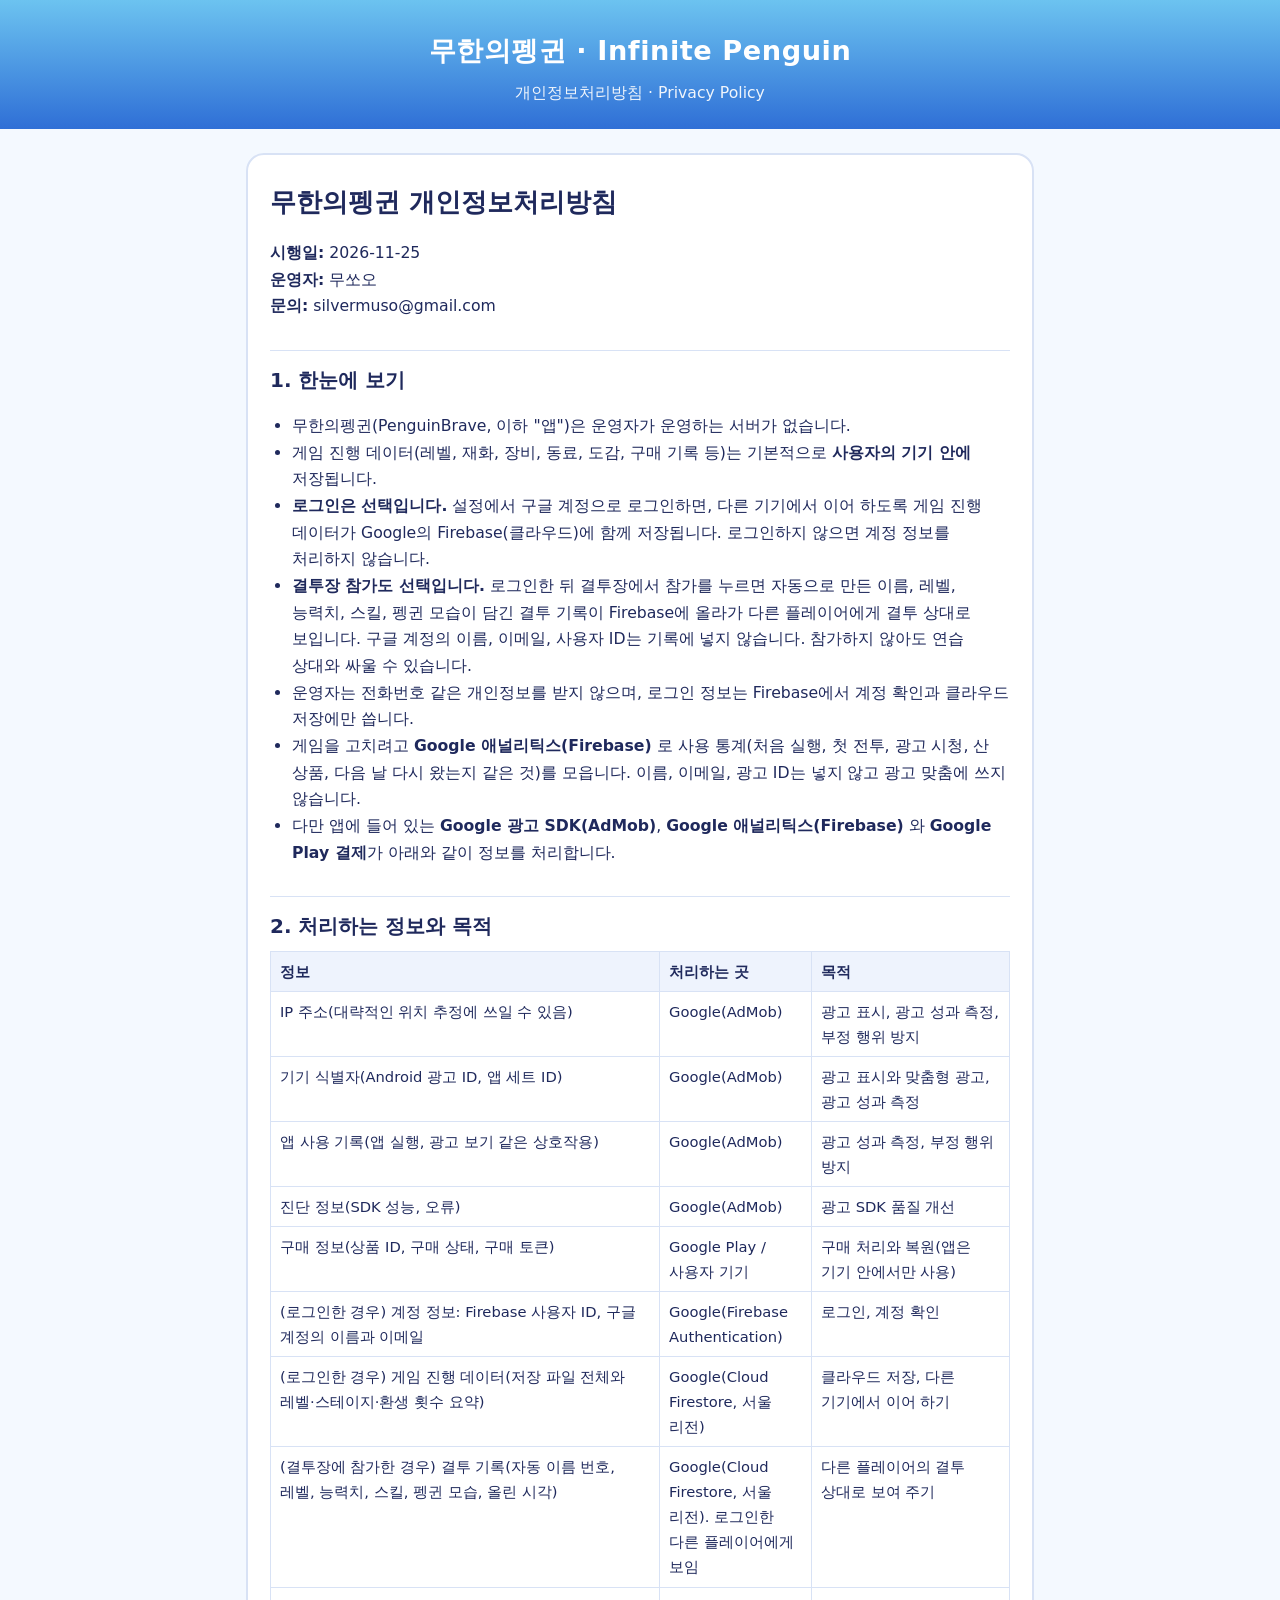
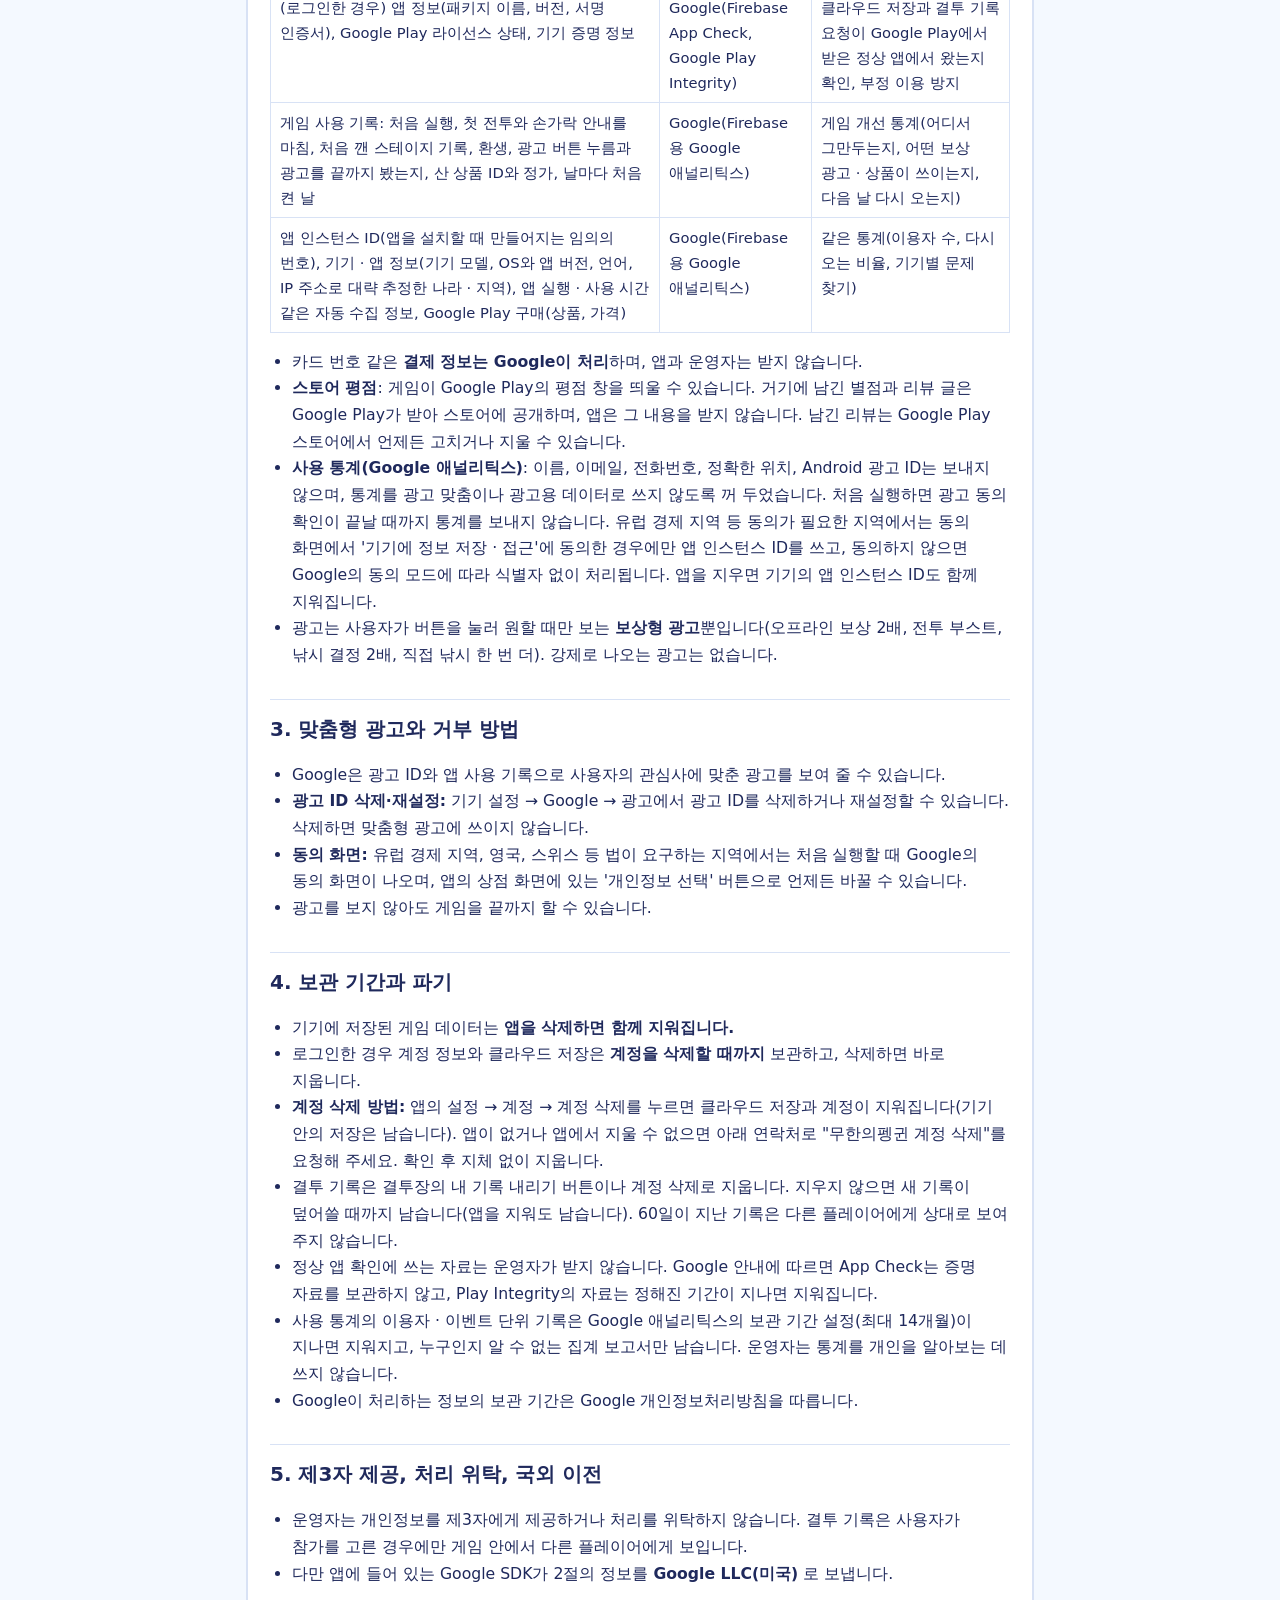
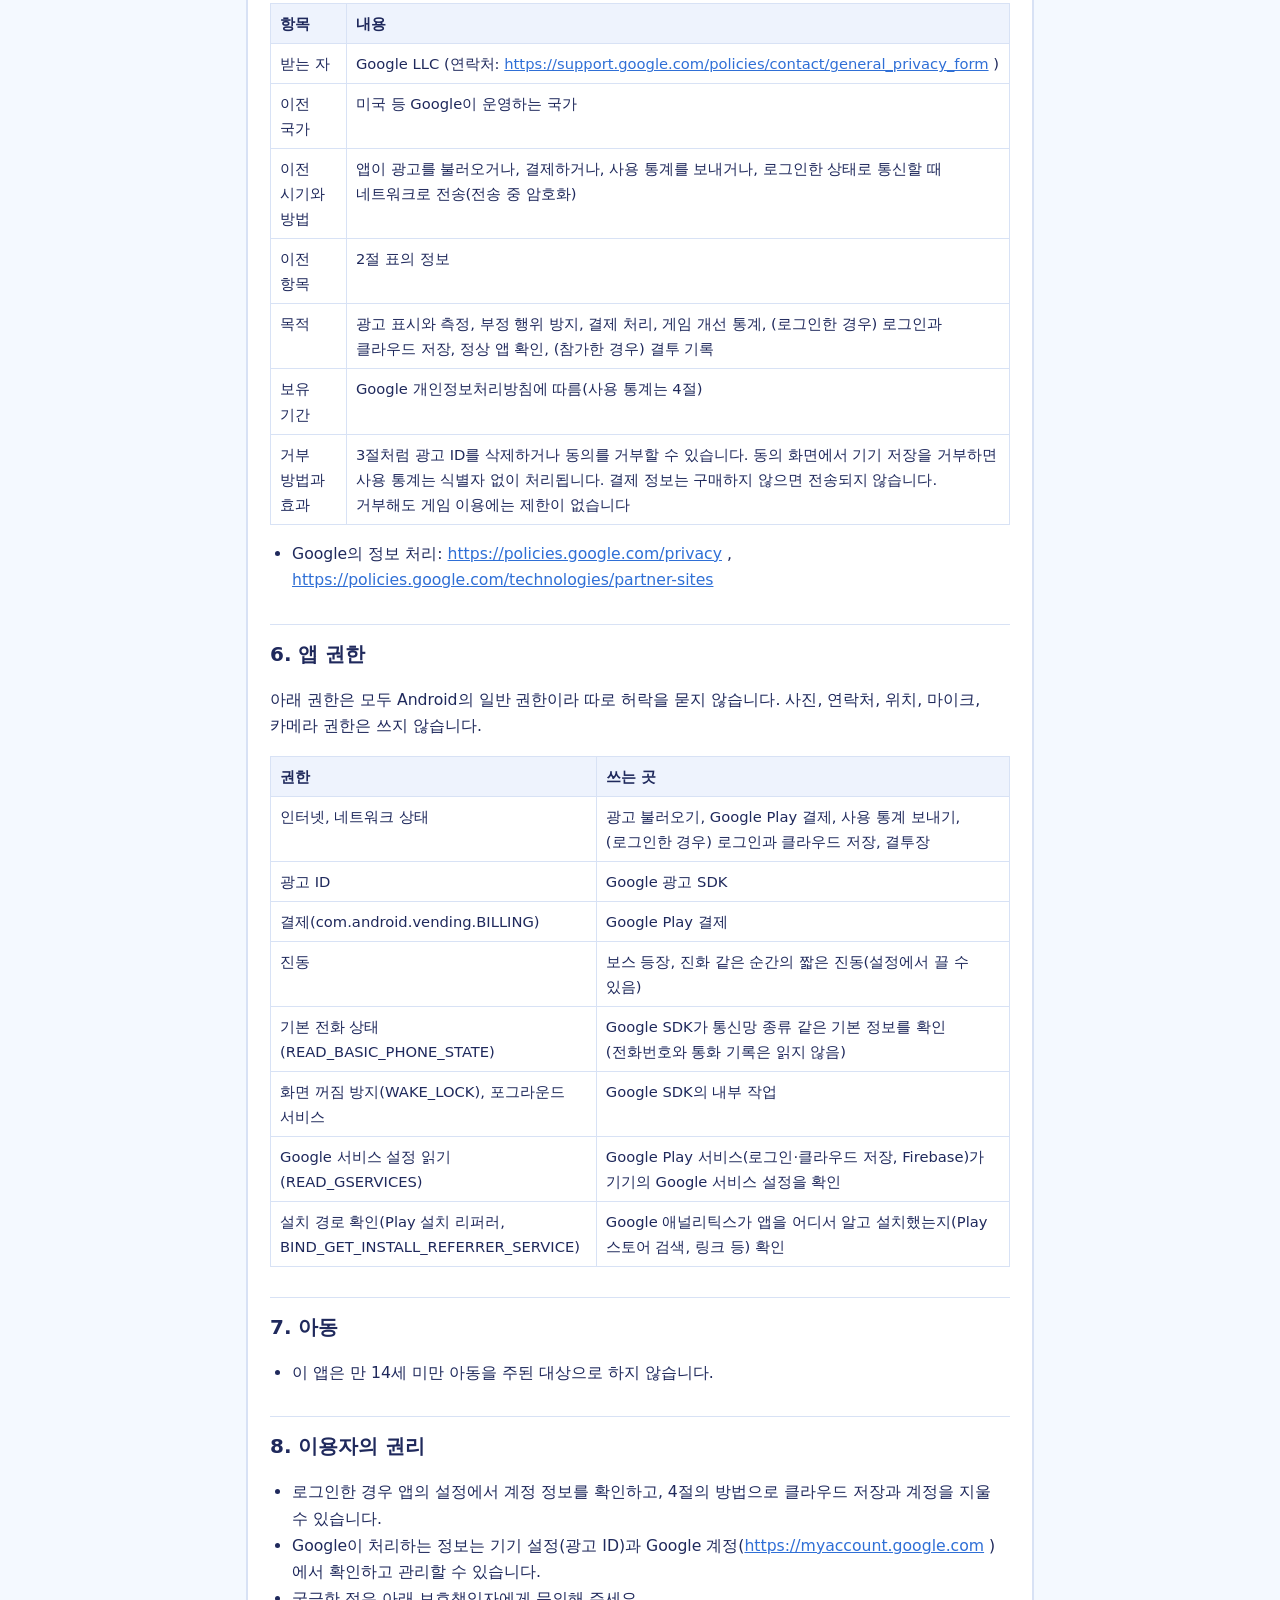
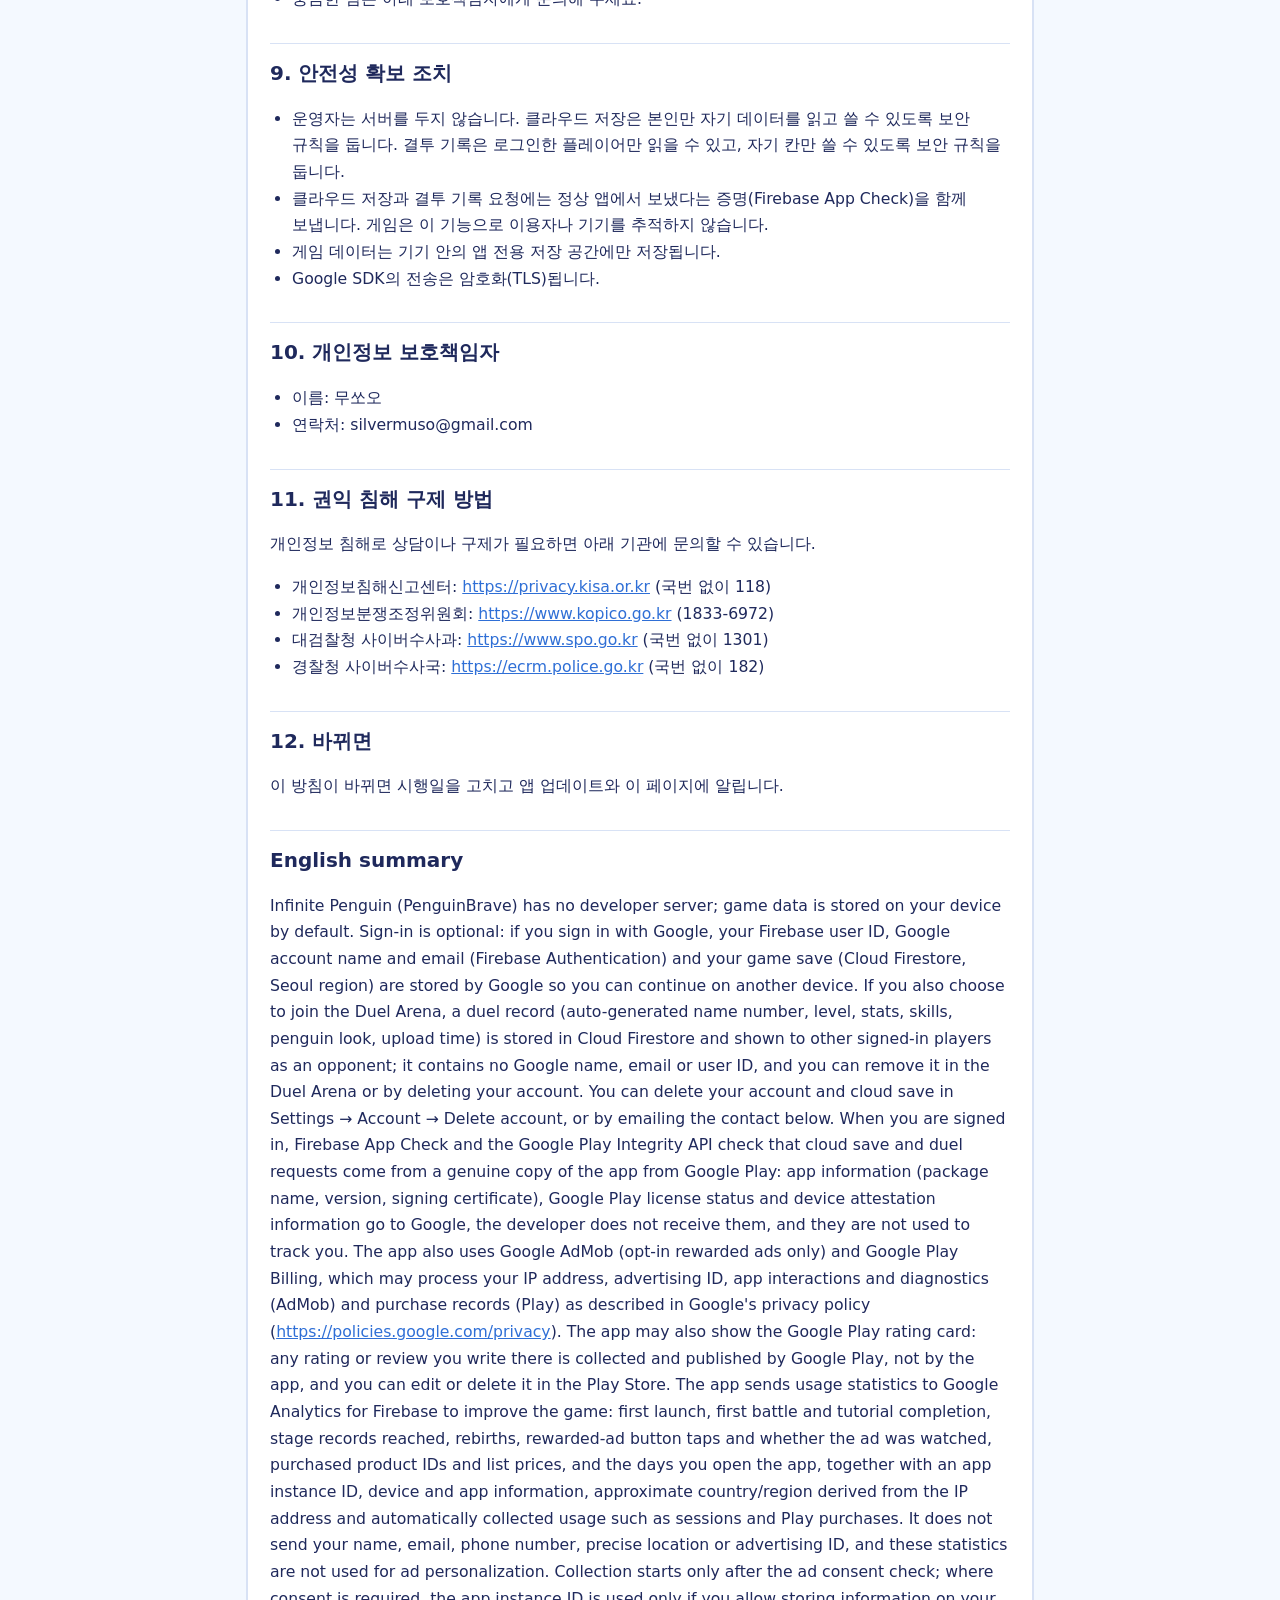
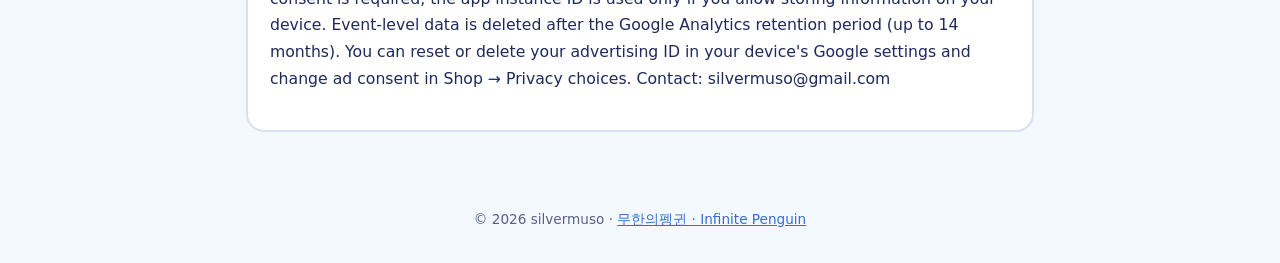
<file: penguinbrave/privacy/index.html>
<!doctype html>
<html lang="ko">
<head>
<meta charset="utf-8">
<meta name="viewport" content="width=device-width, initial-scale=1">
<title>무한의펭귄 개인정보처리방침</title>
<link rel="stylesheet" href="../style.css">
<link rel="icon" href="../icon.png">
</head>
<body>
<header class="top">
  <h1>무한의펭귄 · Infinite Penguin</h1>
  <p>개인정보처리방침 · Privacy Policy</p>
</header>
<main><section class="doc" lang="ko">
<h1>무한의펭귄 개인정보처리방침</h1>
<p><strong>시행일:</strong> 2026-11-25<br><strong>운영자:</strong> 무쏘오<br><strong>문의:</strong> silvermuso@gmail.com</p>
<h2 id="s1">1. 한눈에 보기</h2>
<ul><li>무한의펭귄(PenguinBrave, 이하 &quot;앱&quot;)은 운영자가 운영하는 서버가 없습니다.</li><li>게임 진행 데이터(레벨, 재화, 장비, 동료, 도감, 구매 기록 등)는 기본적으로 <strong>사용자의 기기 안에</strong> 저장됩니다.</li><li><strong>로그인은 선택입니다.</strong> 설정에서 구글 계정으로 로그인하면, 다른 기기에서 이어 하도록 게임 진행 데이터가 Google의 Firebase(클라우드)에 함께 저장됩니다. 로그인하지 않으면 계정 정보를 처리하지 않습니다.</li><li><strong>결투장 참가도 선택입니다.</strong> 로그인한 뒤 결투장에서 참가를 누르면 자동으로 만든 이름, 레벨, 능력치, 스킬, 펭귄 모습이 담긴 결투 기록이 Firebase에 올라가 다른 플레이어에게 결투 상대로 보입니다. 구글 계정의 이름, 이메일, 사용자 ID는 기록에 넣지 않습니다. 참가하지 않아도 연습 상대와 싸울 수 있습니다.</li><li>운영자는 전화번호 같은 개인정보를 받지 않으며, 로그인 정보는 Firebase에서 계정 확인과 클라우드 저장에만 씁니다.</li><li>게임을 고치려고 <strong>Google 애널리틱스(Firebase)</strong> 로 사용 통계(처음 실행, 첫 전투, 광고 시청, 산 상품, 다음 날 다시 왔는지 같은 것)를 모읍니다. 이름, 이메일, 광고 ID는 넣지 않고 광고 맞춤에 쓰지 않습니다.</li><li>다만 앱에 들어 있는 <strong>Google 광고 SDK(AdMob)</strong>, <strong>Google 애널리틱스(Firebase)</strong> 와 <strong>Google Play 결제</strong>가 아래와 같이 정보를 처리합니다.</li></ul>
<h2 id="s2">2. 처리하는 정보와 목적</h2>
<table><thead><tr><th>정보</th><th>처리하는 곳</th><th>목적</th></tr></thead><tbody><tr><td>IP 주소(대략적인 위치 추정에 쓰일 수 있음)</td><td>Google(AdMob)</td><td>광고 표시, 광고 성과 측정, 부정 행위 방지</td></tr><tr><td>기기 식별자(Android 광고 ID, 앱 세트 ID)</td><td>Google(AdMob)</td><td>광고 표시와 맞춤형 광고, 광고 성과 측정</td></tr><tr><td>앱 사용 기록(앱 실행, 광고 보기 같은 상호작용)</td><td>Google(AdMob)</td><td>광고 성과 측정, 부정 행위 방지</td></tr><tr><td>진단 정보(SDK 성능, 오류)</td><td>Google(AdMob)</td><td>광고 SDK 품질 개선</td></tr><tr><td>구매 정보(상품 ID, 구매 상태, 구매 토큰)</td><td>Google Play / 사용자 기기</td><td>구매 처리와 복원(앱은 기기 안에서만 사용)</td></tr><tr><td>(로그인한 경우) 계정 정보: Firebase 사용자 ID, 구글 계정의 이름과 이메일</td><td>Google(Firebase Authentication)</td><td>로그인, 계정 확인</td></tr><tr><td>(로그인한 경우) 게임 진행 데이터(저장 파일 전체와 레벨·스테이지·환생 횟수 요약)</td><td>Google(Cloud Firestore, 서울 리전)</td><td>클라우드 저장, 다른 기기에서 이어 하기</td></tr><tr><td>(결투장에 참가한 경우) 결투 기록(자동 이름 번호, 레벨, 능력치, 스킬, 펭귄 모습, 올린 시각)</td><td>Google(Cloud Firestore, 서울 리전). 로그인한 다른 플레이어에게 보임</td><td>다른 플레이어의 결투 상대로 보여 주기</td></tr><tr><td>(로그인한 경우) 앱 정보(패키지 이름, 버전, 서명 인증서), Google Play 라이선스 상태, 기기 증명 정보</td><td>Google(Firebase App Check, Google Play Integrity)</td><td>클라우드 저장과 결투 기록 요청이 Google Play에서 받은 정상 앱에서 왔는지 확인, 부정 이용 방지</td></tr><tr><td>게임 사용 기록: 처음 실행, 첫 전투와 손가락 안내를 마침, 처음 깬 스테이지 기록, 환생, 광고 버튼 누름과 광고를 끝까지 봤는지, 산 상품 ID와 정가, 날마다 처음 켠 날</td><td>Google(Firebase용 Google 애널리틱스)</td><td>게임 개선 통계(어디서 그만두는지, 어떤 보상 광고 · 상품이 쓰이는지, 다음 날 다시 오는지)</td></tr><tr><td>앱 인스턴스 ID(앱을 설치할 때 만들어지는 임의의 번호), 기기 · 앱 정보(기기 모델, OS와 앱 버전, 언어, IP 주소로 대략 추정한 나라 · 지역), 앱 실행 · 사용 시간 같은 자동 수집 정보, Google Play 구매(상품, 가격)</td><td>Google(Firebase용 Google 애널리틱스)</td><td>같은 통계(이용자 수, 다시 오는 비율, 기기별 문제 찾기)</td></tr></tbody></table>
<ul><li>카드 번호 같은 <strong>결제 정보는 Google이 처리</strong>하며, 앱과 운영자는 받지 않습니다.</li><li><strong>스토어 평점</strong>: 게임이 Google Play의 평점 창을 띄울 수 있습니다. 거기에 남긴 별점과 리뷰 글은 Google Play가 받아 스토어에 공개하며, 앱은 그 내용을 받지 않습니다. 남긴 리뷰는 Google Play 스토어에서 언제든 고치거나 지울 수 있습니다.</li><li><strong>사용 통계(Google 애널리틱스)</strong>: 이름, 이메일, 전화번호, 정확한 위치, Android 광고 ID는 보내지 않으며, 통계를 광고 맞춤이나 광고용 데이터로 쓰지 않도록 꺼 두었습니다. 처음 실행하면 광고 동의 확인이 끝날 때까지 통계를 보내지 않습니다. 유럽 경제 지역 등 동의가 필요한 지역에서는 동의 화면에서 &#x27;기기에 정보 저장 · 접근&#x27;에 동의한 경우에만 앱 인스턴스 ID를 쓰고, 동의하지 않으면 Google의 동의 모드에 따라 식별자 없이 처리됩니다. 앱을 지우면 기기의 앱 인스턴스 ID도 함께 지워집니다.</li><li>광고는 사용자가 버튼을 눌러 원할 때만 보는 <strong>보상형 광고</strong>뿐입니다(오프라인 보상 2배, 전투 부스트, 낚시 결정 2배, 직접 낚시 한 번 더). 강제로 나오는 광고는 없습니다.</li></ul>
<h2 id="s3">3. 맞춤형 광고와 거부 방법</h2>
<ul><li>Google은 광고 ID와 앱 사용 기록으로 사용자의 관심사에 맞춘 광고를 보여 줄 수 있습니다.</li><li><strong>광고 ID 삭제·재설정:</strong> 기기 설정 → Google → 광고에서 광고 ID를 삭제하거나 재설정할 수 있습니다. 삭제하면 맞춤형 광고에 쓰이지 않습니다.</li><li><strong>동의 화면:</strong> 유럽 경제 지역, 영국, 스위스 등 법이 요구하는 지역에서는 처음 실행할 때 Google의 동의 화면이 나오며, 앱의 상점 화면에 있는 &#x27;개인정보 선택&#x27; 버튼으로 언제든 바꿀 수 있습니다.</li><li>광고를 보지 않아도 게임을 끝까지 할 수 있습니다.</li></ul>
<h2 id="s4">4. 보관 기간과 파기</h2>
<ul><li>기기에 저장된 게임 데이터는 <strong>앱을 삭제하면 함께 지워집니다.</strong></li><li>로그인한 경우 계정 정보와 클라우드 저장은 <strong>계정을 삭제할 때까지</strong> 보관하고, 삭제하면 바로 지웁니다.</li><li><strong>계정 삭제 방법:</strong> 앱의 설정 → 계정 → 계정 삭제를 누르면 클라우드 저장과 계정이 지워집니다(기기 안의 저장은 남습니다). 앱이 없거나 앱에서 지울 수 없으면 아래 연락처로 &quot;무한의펭귄 계정 삭제&quot;를 요청해 주세요. 확인 후 지체 없이 지웁니다.</li><li>결투 기록은 결투장의 내 기록 내리기 버튼이나 계정 삭제로 지웁니다. 지우지 않으면 새 기록이 덮어쓸 때까지 남습니다(앱을 지워도 남습니다). 60일이 지난 기록은 다른 플레이어에게 상대로 보여 주지 않습니다.</li><li>정상 앱 확인에 쓰는 자료는 운영자가 받지 않습니다. Google 안내에 따르면 App Check는 증명 자료를 보관하지 않고, Play Integrity의 자료는 정해진 기간이 지나면 지워집니다.</li><li>사용 통계의 이용자 · 이벤트 단위 기록은 Google 애널리틱스의 보관 기간 설정(최대 14개월)이 지나면 지워지고, 누구인지 알 수 없는 집계 보고서만 남습니다. 운영자는 통계를 개인을 알아보는 데 쓰지 않습니다.</li><li>Google이 처리하는 정보의 보관 기간은 Google 개인정보처리방침을 따릅니다.</li></ul>
<h2 id="s5">5. 제3자 제공, 처리 위탁, 국외 이전</h2>
<ul><li>운영자는 개인정보를 제3자에게 제공하거나 처리를 위탁하지 않습니다. 결투 기록은 사용자가 참가를 고른 경우에만 게임 안에서 다른 플레이어에게 보입니다.</li><li>다만 앱에 들어 있는 Google SDK가 2절의 정보를 <strong>Google LLC(미국)</strong> 로 보냅니다.</li></ul>
<table><thead><tr><th>항목</th><th>내용</th></tr></thead><tbody><tr><td>받는 자</td><td>Google LLC (연락처: <a href="https://support.google.com/policies/contact/general_privacy_form">https://support.google.com/policies/contact/general_privacy_form</a> )</td></tr><tr><td>이전 국가</td><td>미국 등 Google이 운영하는 국가</td></tr><tr><td>이전 시기와 방법</td><td>앱이 광고를 불러오거나, 결제하거나, 사용 통계를 보내거나, 로그인한 상태로 통신할 때 네트워크로 전송(전송 중 암호화)</td></tr><tr><td>이전 항목</td><td>2절 표의 정보</td></tr><tr><td>목적</td><td>광고 표시와 측정, 부정 행위 방지, 결제 처리, 게임 개선 통계, (로그인한 경우) 로그인과 클라우드 저장, 정상 앱 확인, (참가한 경우) 결투 기록</td></tr><tr><td>보유 기간</td><td>Google 개인정보처리방침에 따름(사용 통계는 4절)</td></tr><tr><td>거부 방법과 효과</td><td>3절처럼 광고 ID를 삭제하거나 동의를 거부할 수 있습니다. 동의 화면에서 기기 저장을 거부하면 사용 통계는 식별자 없이 처리됩니다. 결제 정보는 구매하지 않으면 전송되지 않습니다. 거부해도 게임 이용에는 제한이 없습니다</td></tr></tbody></table>
<ul><li>Google의 정보 처리: <a href="https://policies.google.com/privacy">https://policies.google.com/privacy</a> , <a href="https://policies.google.com/technologies/partner-sites">https://policies.google.com/technologies/partner-sites</a></li></ul>
<h2 id="s6">6. 앱 권한</h2>
<p>아래 권한은 모두 Android의 일반 권한이라 따로 허락을 묻지 않습니다. 사진, 연락처, 위치, 마이크, 카메라 권한은 쓰지 않습니다.</p>
<table><thead><tr><th>권한</th><th>쓰는 곳</th></tr></thead><tbody><tr><td>인터넷, 네트워크 상태</td><td>광고 불러오기, Google Play 결제, 사용 통계 보내기, (로그인한 경우) 로그인과 클라우드 저장, 결투장</td></tr><tr><td>광고 ID</td><td>Google 광고 SDK</td></tr><tr><td>결제(com.android.vending.BILLING)</td><td>Google Play 결제</td></tr><tr><td>진동</td><td>보스 등장, 진화 같은 순간의 짧은 진동(설정에서 끌 수 있음)</td></tr><tr><td>기본 전화 상태(READ_BASIC_PHONE_STATE)</td><td>Google SDK가 통신망 종류 같은 기본 정보를 확인(전화번호와 통화 기록은 읽지 않음)</td></tr><tr><td>화면 꺼짐 방지(WAKE_LOCK), 포그라운드 서비스</td><td>Google SDK의 내부 작업</td></tr><tr><td>Google 서비스 설정 읽기(READ_GSERVICES)</td><td>Google Play 서비스(로그인·클라우드 저장, Firebase)가 기기의 Google 서비스 설정을 확인</td></tr><tr><td>설치 경로 확인(Play 설치 리퍼러, BIND_GET_INSTALL_REFERRER_SERVICE)</td><td>Google 애널리틱스가 앱을 어디서 알고 설치했는지(Play 스토어 검색, 링크 등) 확인</td></tr></tbody></table>
<h2 id="s7">7. 아동</h2>
<ul><li>이 앱은 만 14세 미만 아동을 주된 대상으로 하지 않습니다.</li></ul>
<h2 id="s8">8. 이용자의 권리</h2>
<ul><li>로그인한 경우 앱의 설정에서 계정 정보를 확인하고, 4절의 방법으로 클라우드 저장과 계정을 지울 수 있습니다.</li><li>Google이 처리하는 정보는 기기 설정(광고 ID)과 Google 계정(<a href="https://myaccount.google.com">https://myaccount.google.com</a> )에서 확인하고 관리할 수 있습니다.</li><li>궁금한 점은 아래 보호책임자에게 문의해 주세요.</li></ul>
<h2 id="s9">9. 안전성 확보 조치</h2>
<ul><li>운영자는 서버를 두지 않습니다. 클라우드 저장은 본인만 자기 데이터를 읽고 쓸 수 있도록 보안 규칙을 둡니다. 결투 기록은 로그인한 플레이어만 읽을 수 있고, 자기 칸만 쓸 수 있도록 보안 규칙을 둡니다.</li><li>클라우드 저장과 결투 기록 요청에는 정상 앱에서 보냈다는 증명(Firebase App Check)을 함께 보냅니다. 게임은 이 기능으로 이용자나 기기를 추적하지 않습니다.</li><li>게임 데이터는 기기 안의 앱 전용 저장 공간에만 저장됩니다.</li><li>Google SDK의 전송은 암호화(TLS)됩니다.</li></ul>
<h2 id="s10">10. 개인정보 보호책임자</h2>
<ul><li>이름: 무쏘오</li><li>연락처: silvermuso@gmail.com</li></ul>
<h2 id="s11">11. 권익 침해 구제 방법</h2>
<p>개인정보 침해로 상담이나 구제가 필요하면 아래 기관에 문의할 수 있습니다.</p>
<ul><li>개인정보침해신고센터: <a href="https://privacy.kisa.or.kr">https://privacy.kisa.or.kr</a> (국번 없이 118)</li><li>개인정보분쟁조정위원회: <a href="https://www.kopico.go.kr">https://www.kopico.go.kr</a> (1833-6972)</li><li>대검찰청 사이버수사과: <a href="https://www.spo.go.kr">https://www.spo.go.kr</a> (국번 없이 1301)</li><li>경찰청 사이버수사국: <a href="https://ecrm.police.go.kr">https://ecrm.police.go.kr</a> (국번 없이 182)</li></ul>
<h2 id="s12">12. 바뀌면</h2>
<p>이 방침이 바뀌면 시행일을 고치고 앱 업데이트와 이 페이지에 알립니다.</p>
<h2 id="en">English summary</h2>
<p>Infinite Penguin (PenguinBrave) has no developer server; game data is stored on your device by default. Sign-in is optional: if you sign in with Google, your Firebase user ID, Google account name and email (Firebase Authentication) and your game save (Cloud Firestore, Seoul region) are stored by Google so you can continue on another device. If you also choose to join the Duel Arena, a duel record (auto-generated name number, level, stats, skills, penguin look, upload time) is stored in Cloud Firestore and shown to other signed-in players as an opponent; it contains no Google name, email or user ID, and you can remove it in the Duel Arena or by deleting your account. You can delete your account and cloud save in Settings → Account → Delete account, or by emailing the contact below. When you are signed in, Firebase App Check and the Google Play Integrity API check that cloud save and duel requests come from a genuine copy of the app from Google Play: app information (package name, version, signing certificate), Google Play license status and device attestation information go to Google, the developer does not receive them, and they are not used to track you. The app also uses Google AdMob (opt-in rewarded ads only) and Google Play Billing, which may process your IP address, advertising ID, app interactions and diagnostics (AdMob) and purchase records (Play) as described in Google&#x27;s privacy policy (<a href="https://policies.google.com/privacy">https://policies.google.com/privacy</a>). The app may also show the Google Play rating card: any rating or review you write there is collected and published by Google Play, not by the app, and you can edit or delete it in the Play Store. The app sends usage statistics to Google Analytics for Firebase to improve the game: first launch, first battle and tutorial completion, stage records reached, rebirths, rewarded-ad button taps and whether the ad was watched, purchased product IDs and list prices, and the days you open the app, together with an app instance ID, device and app information, approximate country/region derived from the IP address and automatically collected usage such as sessions and Play purchases. It does not send your name, email, phone number, precise location or advertising ID, and these statistics are not used for ad personalization. Collection starts only after the ad consent check; where consent is required, the app instance ID is used only if you allow storing information on your device. Event-level data is deleted after the Google Analytics retention period (up to 14 months). You can reset or delete your advertising ID in your device&#x27;s Google settings and change ad consent in Shop → Privacy choices. Contact: silvermuso@gmail.com</p>
</section></main>
<footer>© 2026 silvermuso · <a href="../">무한의펭귄 · Infinite Penguin</a></footer>
</body>
</html>
</file>
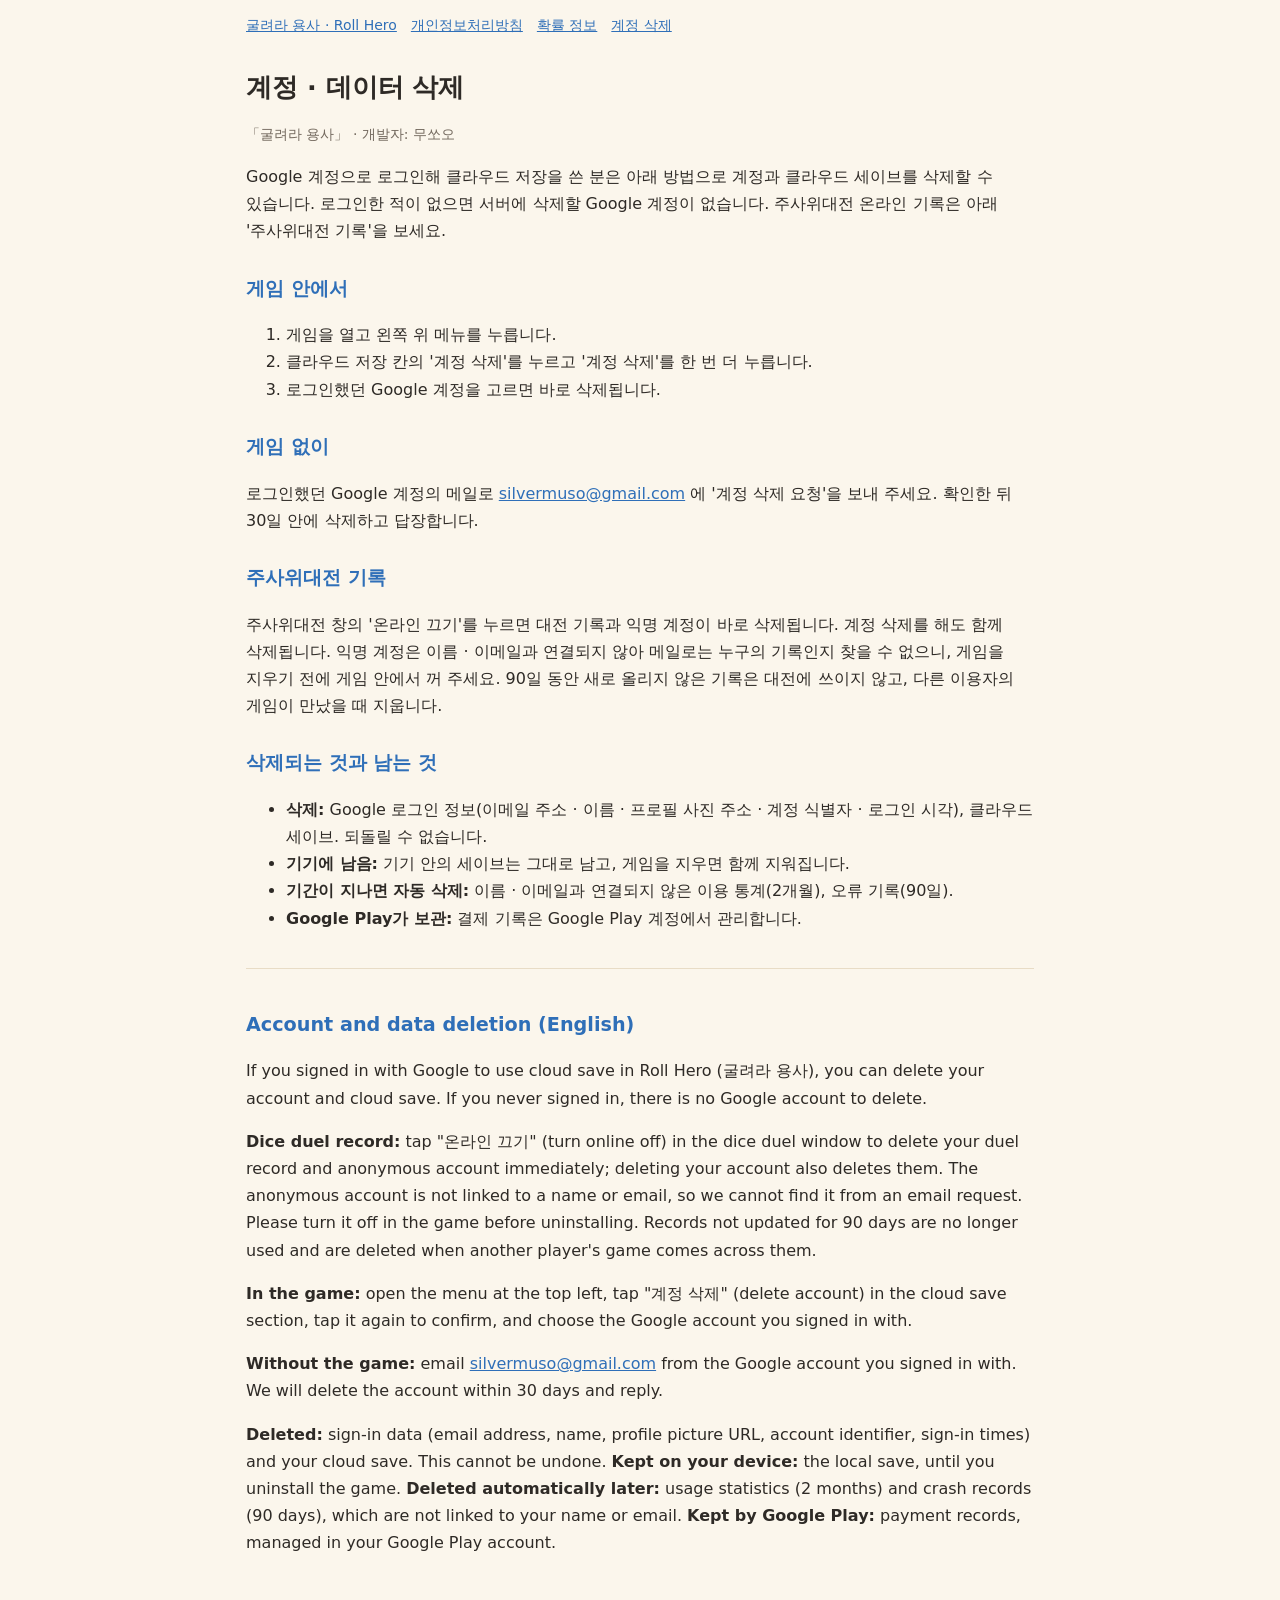
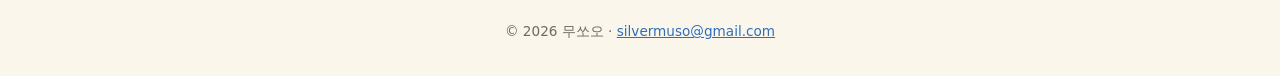
<file: rollhero/delete/index.html>
<!doctype html>
<html lang="ko"><head><meta charset="utf-8"><meta name="viewport" content="width=device-width,initial-scale=1">
<title>계정 · 데이터 삭제 — 굴려라 용사</title><link rel="stylesheet" href="../style.css"><link rel="icon" href="../icon.png"></head>
<body><nav class="crumbs"><a href="../">굴려라 용사 · Roll Hero</a><a href="../privacy/">개인정보처리방침</a><a href="../odds/">확률 정보</a><a href="../delete/">계정 삭제</a></nav>
<main>
<h1 id="ko">계정 · 데이터 삭제</h1>
<p class="dim">「굴려라 용사」 · 개발자: 무쏘오</p>
<p>Google 계정으로 로그인해 클라우드 저장을 쓴 분은 아래 방법으로 계정과 클라우드 세이브를 삭제할 수 있습니다. 로그인한 적이 없으면 서버에 삭제할 Google 계정이 없습니다. 주사위대전 온라인 기록은 아래 '주사위대전 기록'을 보세요.</p>
<h2>게임 안에서</h2>
<ol><li>게임을 열고 왼쪽 위 메뉴를 누릅니다.</li>
<li>클라우드 저장 칸의 '계정 삭제'를 누르고 '계정 삭제'를 한 번 더 누릅니다.</li>
<li>로그인했던 Google 계정을 고르면 바로 삭제됩니다.</li></ol>
<h2>게임 없이</h2>
<p>로그인했던 Google 계정의 메일로 <a href="mailto:silvermuso@gmail.com?subject=%EA%B3%84%EC%A0%95%20%EC%82%AD%EC%A0%9C%20%EC%9A%94%EC%B2%AD%20%E2%80%94%20%EA%B5%B4%EB%A0%A4%EB%9D%BC%20%EC%9A%A9%EC%82%AC">silvermuso@gmail.com</a> 에 '계정 삭제 요청'을 보내 주세요. 확인한 뒤 30일 안에 삭제하고 답장합니다.</p>
<h2>주사위대전 기록</h2>
<p>주사위대전 창의 '온라인 끄기'를 누르면 대전 기록과 익명 계정이 바로 삭제됩니다. 계정 삭제를 해도 함께 삭제됩니다. 익명 계정은 이름 · 이메일과 연결되지 않아 메일로는 누구의 기록인지 찾을 수 없으니, 게임을 지우기 전에 게임 안에서 꺼 주세요. 90일 동안 새로 올리지 않은 기록은 대전에 쓰이지 않고, 다른 이용자의 게임이 만났을 때 지웁니다.</p>
<h2>삭제되는 것과 남는 것</h2>
<ul><li><b>삭제:</b> Google 로그인 정보(이메일 주소 · 이름 · 프로필 사진 주소 · 계정 식별자 · 로그인 시각), 클라우드 세이브. 되돌릴 수 없습니다.</li>
<li><b>기기에 남음:</b> 기기 안의 세이브는 그대로 남고, 게임을 지우면 함께 지워집니다.</li>
<li><b>기간이 지나면 자동 삭제:</b> 이름 · 이메일과 연결되지 않은 이용 통계(2개월), 오류 기록(90일).</li>
<li><b>Google Play가 보관:</b> 결제 기록은 Google Play 계정에서 관리합니다.</li></ul>
<section class="en" id="en" lang="en"><h2>Account and data deletion (English)</h2>
<p>If you signed in with Google to use cloud save in Roll Hero (굴려라 용사), you can delete your account and cloud save. If you never signed in, there is no Google account to delete.</p>
<p><b>Dice duel record:</b> tap "온라인 끄기" (turn online off) in the dice duel window to delete your duel record and anonymous account immediately; deleting your account also deletes them. The anonymous account is not linked to a name or email, so we cannot find it from an email request. Please turn it off in the game before uninstalling. Records not updated for 90 days are no longer used and are deleted when another player's game comes across them.</p>
<p><b>In the game:</b> open the menu at the top left, tap "계정 삭제" (delete account) in the cloud save section, tap it again to confirm, and choose the Google account you signed in with.</p>
<p><b>Without the game:</b> email <a href="mailto:silvermuso@gmail.com?subject=Account%20deletion%20request%20-%20Roll%20Hero">silvermuso@gmail.com</a> from the Google account you signed in with. We will delete the account within 30 days and reply.</p>
<p><b>Deleted:</b> sign-in data (email address, name, profile picture URL, account identifier, sign-in times) and your cloud save. This cannot be undone. <b>Kept on your device:</b> the local save, until you uninstall the game. <b>Deleted automatically later:</b> usage statistics (2 months) and crash records (90 days), which are not linked to your name or email. <b>Kept by Google Play:</b> payment records, managed in your Google Play account.</p>
</section></main>
<footer>© 2026 무쏘오 · <a href="mailto:silvermuso@gmail.com">silvermuso@gmail.com</a></footer>
</body></html>
</file>
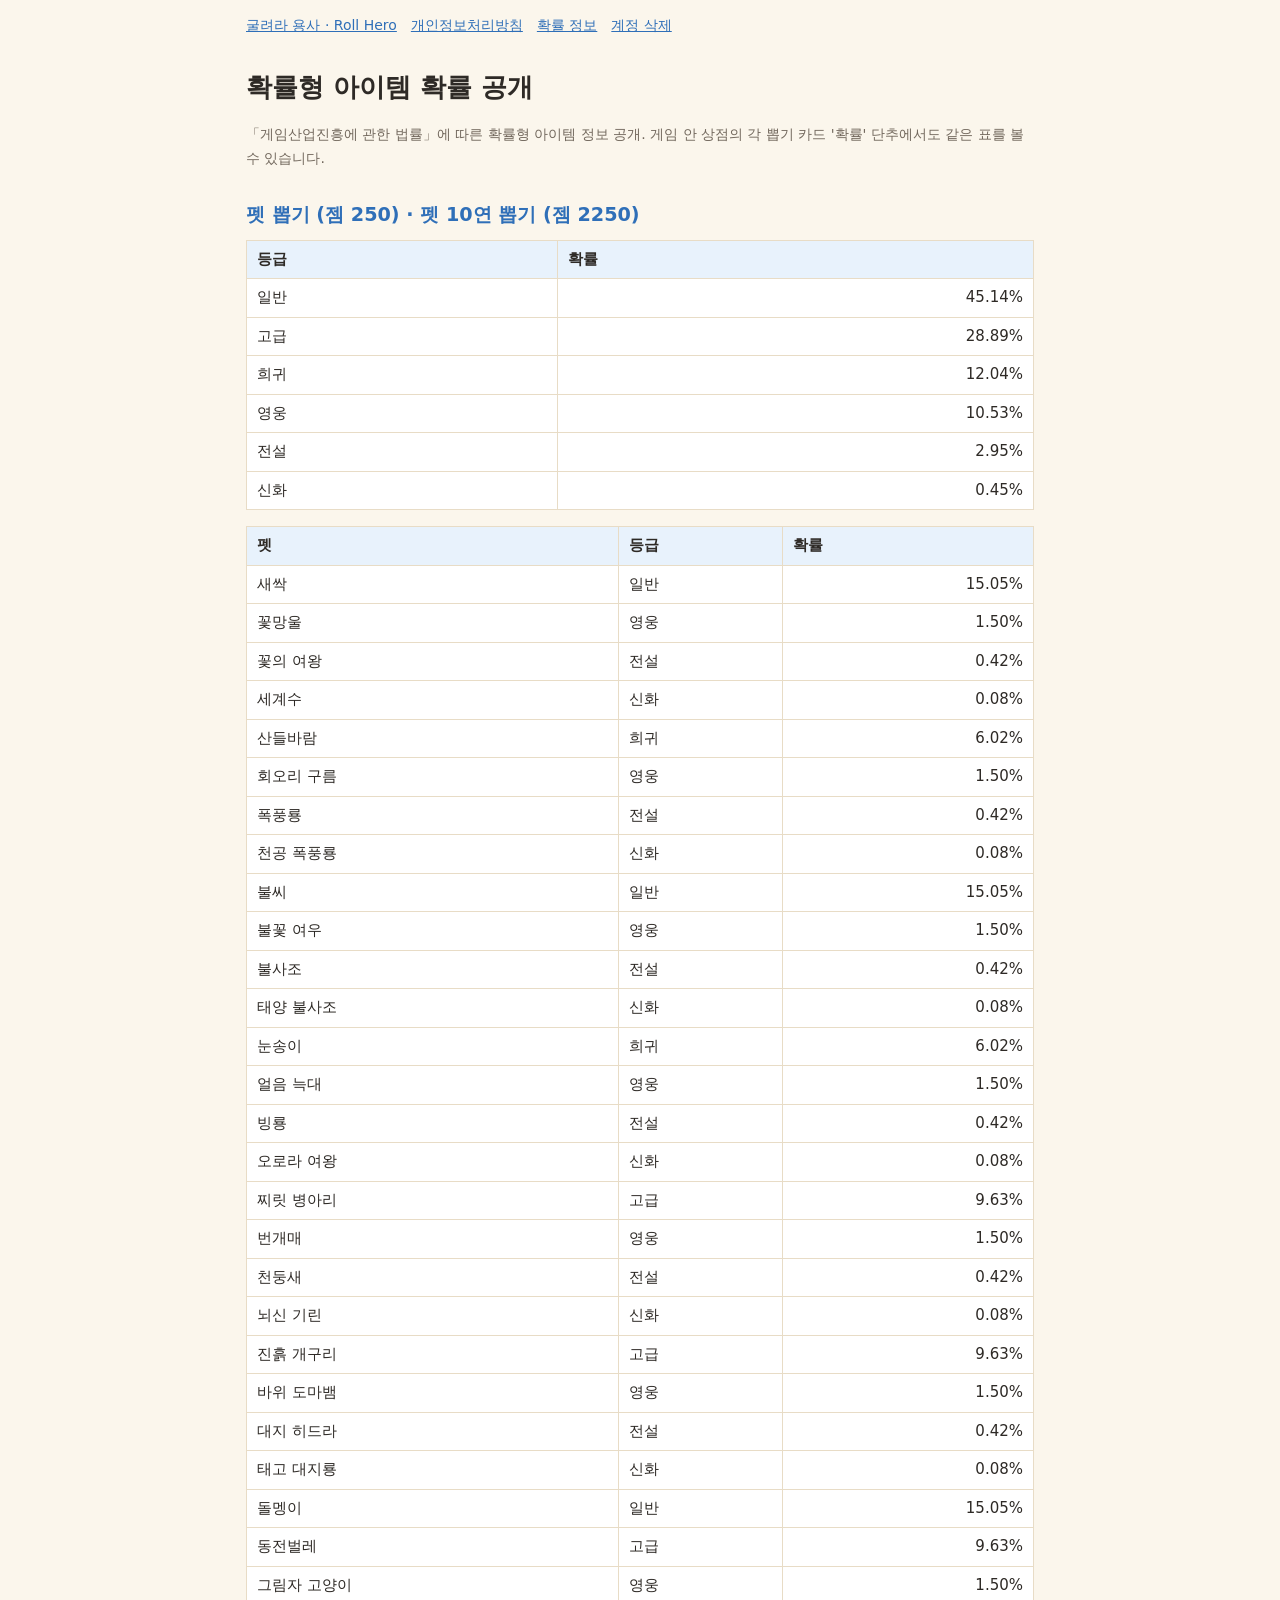
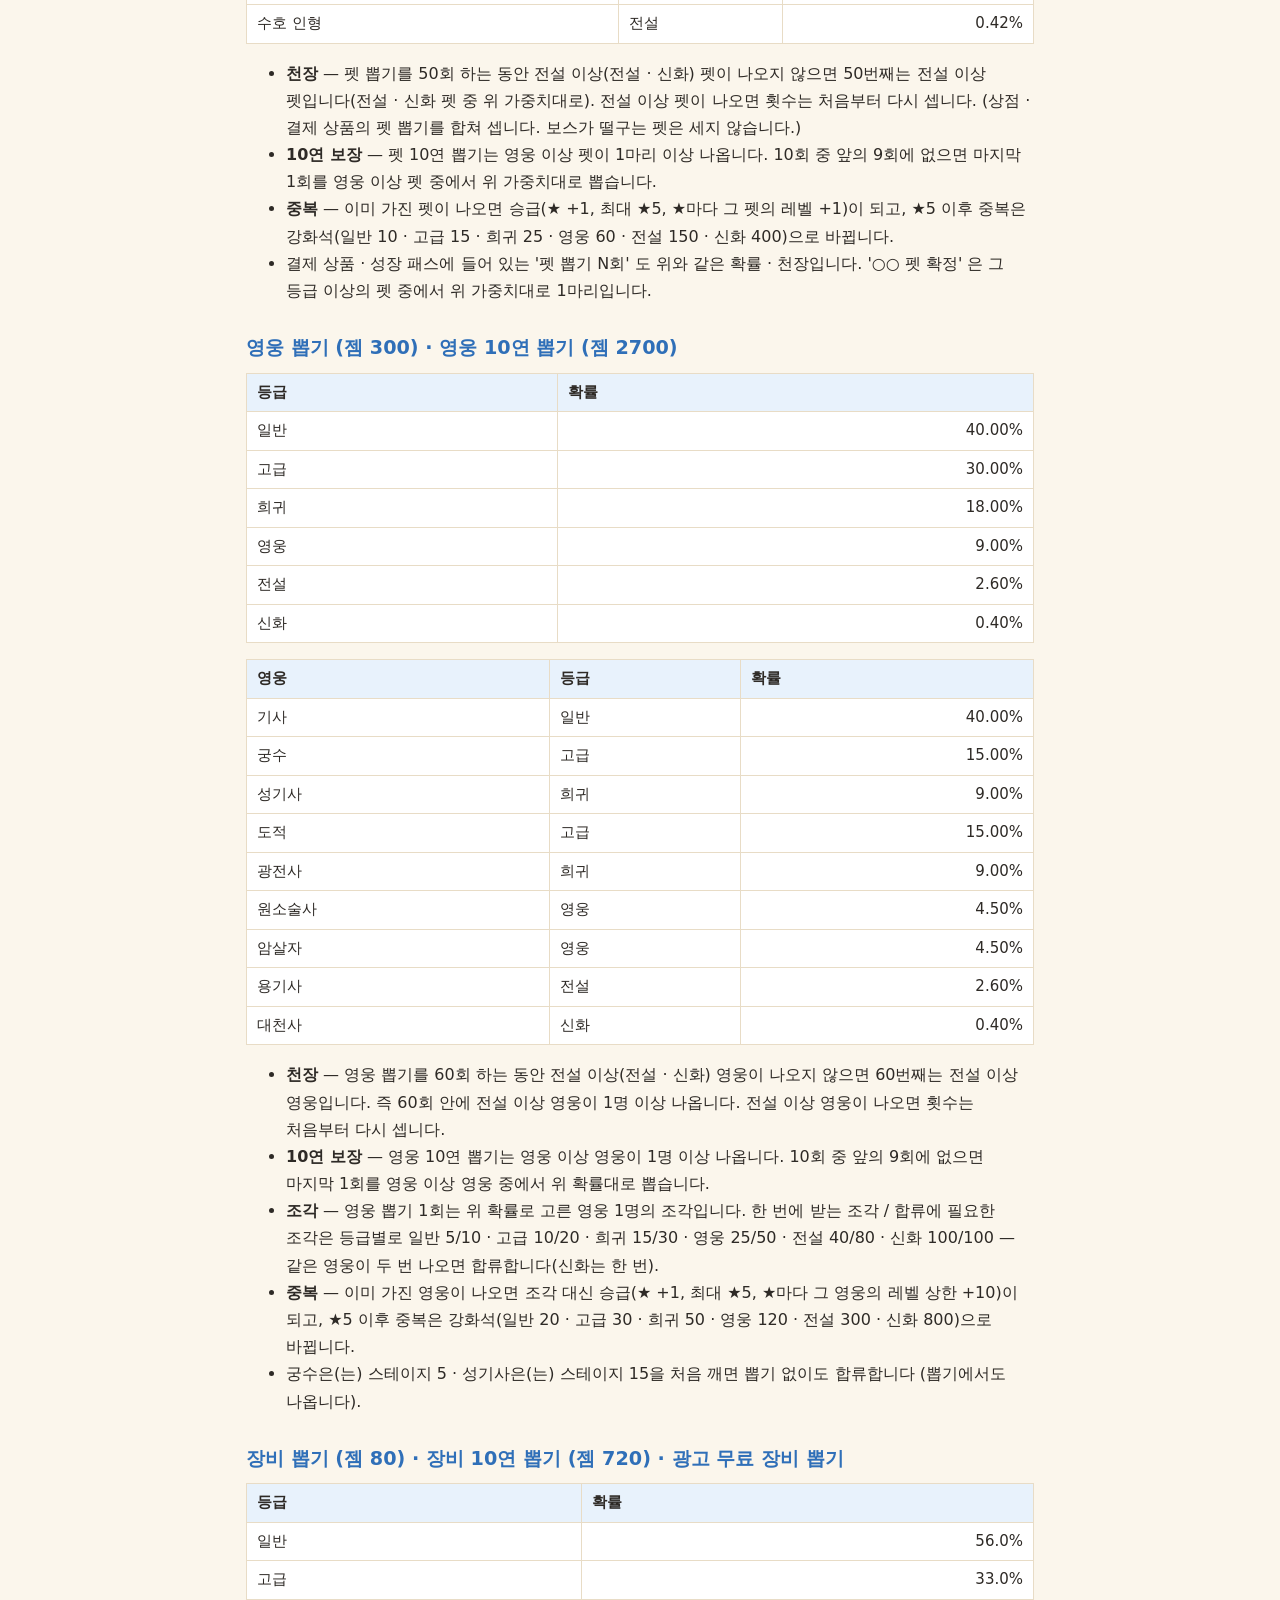
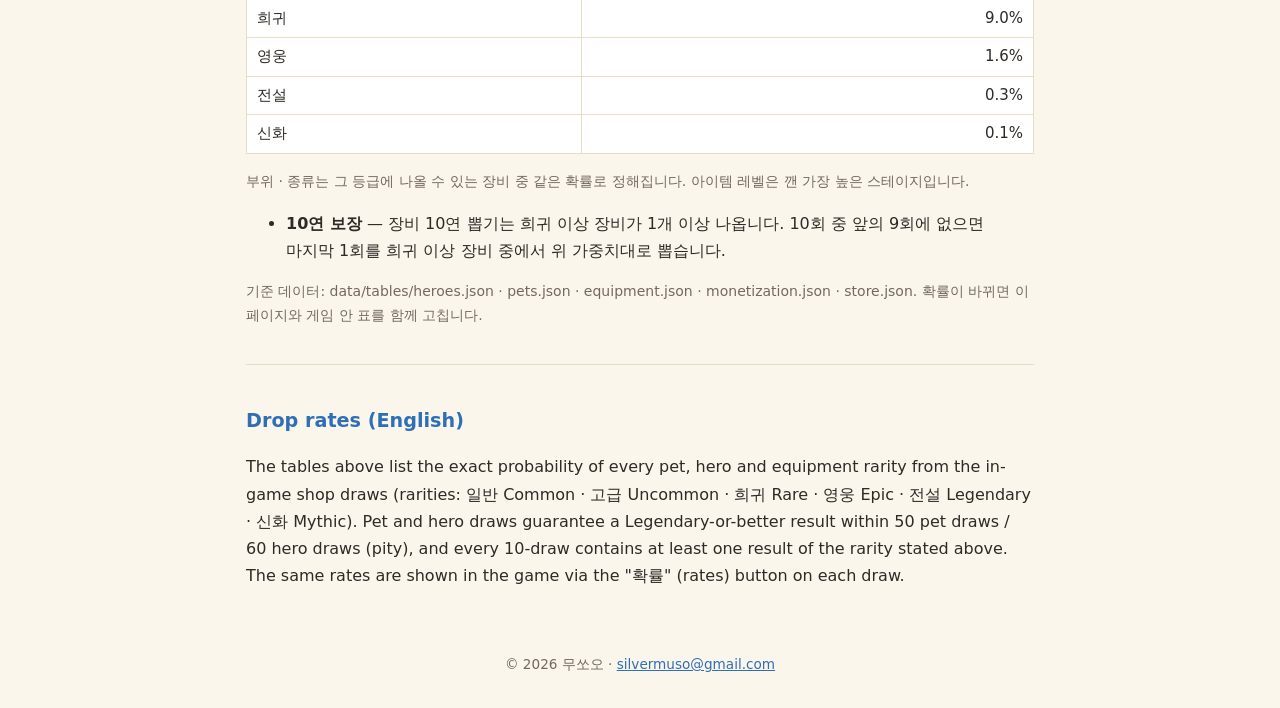
<file: rollhero/odds/index.html>
<!doctype html>
<html lang="ko"><head><meta charset="utf-8"><meta name="viewport" content="width=device-width,initial-scale=1">
<title>확률 정보 — 굴려라 용사</title><link rel="stylesheet" href="../style.css"><link rel="icon" href="../icon.png"></head>
<body><nav class="crumbs"><a href="../">굴려라 용사 · Roll Hero</a><a href="../privacy/">개인정보처리방침</a><a href="../odds/">확률 정보</a><a href="../delete/">계정 삭제</a></nav>
<main>
<h1 id="ko">확률형 아이템 확률 공개</h1>
<p class="dim">「게임산업진흥에 관한 법률」에 따른 확률형 아이템 정보 공개. 게임 안 상점의 각 뽑기 카드 '확률' 단추에서도 같은 표를 볼 수 있습니다.</p><h2>펫 뽑기 (젬 250) · 펫 10연 뽑기 (젬 2250)</h2>
<table><tr><th>등급</th><th>확률</th></tr><tr><td>일반</td><td class="n">45.14%</td></tr><tr><td>고급</td><td class="n">28.89%</td></tr><tr><td>희귀</td><td class="n">12.04%</td></tr><tr><td>영웅</td><td class="n">10.53%</td></tr><tr><td>전설</td><td class="n">2.95%</td></tr><tr><td>신화</td><td class="n">0.45%</td></tr></table><table><tr><th>펫</th><th>등급</th><th>확률</th></tr><tr><td>새싹</td><td>일반</td><td class="n">15.05%</td></tr><tr><td>꽃망울</td><td>영웅</td><td class="n">1.50%</td></tr><tr><td>꽃의 여왕</td><td>전설</td><td class="n">0.42%</td></tr><tr><td>세계수</td><td>신화</td><td class="n">0.08%</td></tr><tr><td>산들바람</td><td>희귀</td><td class="n">6.02%</td></tr><tr><td>회오리 구름</td><td>영웅</td><td class="n">1.50%</td></tr><tr><td>폭풍룡</td><td>전설</td><td class="n">0.42%</td></tr><tr><td>천공 폭풍룡</td><td>신화</td><td class="n">0.08%</td></tr><tr><td>불씨</td><td>일반</td><td class="n">15.05%</td></tr><tr><td>불꽃 여우</td><td>영웅</td><td class="n">1.50%</td></tr><tr><td>불사조</td><td>전설</td><td class="n">0.42%</td></tr><tr><td>태양 불사조</td><td>신화</td><td class="n">0.08%</td></tr><tr><td>눈송이</td><td>희귀</td><td class="n">6.02%</td></tr><tr><td>얼음 늑대</td><td>영웅</td><td class="n">1.50%</td></tr><tr><td>빙룡</td><td>전설</td><td class="n">0.42%</td></tr><tr><td>오로라 여왕</td><td>신화</td><td class="n">0.08%</td></tr><tr><td>찌릿 병아리</td><td>고급</td><td class="n">9.63%</td></tr><tr><td>번개매</td><td>영웅</td><td class="n">1.50%</td></tr><tr><td>천둥새</td><td>전설</td><td class="n">0.42%</td></tr><tr><td>뇌신 기린</td><td>신화</td><td class="n">0.08%</td></tr><tr><td>진흙 개구리</td><td>고급</td><td class="n">9.63%</td></tr><tr><td>바위 도마뱀</td><td>영웅</td><td class="n">1.50%</td></tr><tr><td>대지 히드라</td><td>전설</td><td class="n">0.42%</td></tr><tr><td>태고 대지룡</td><td>신화</td><td class="n">0.08%</td></tr><tr><td>돌멩이</td><td>일반</td><td class="n">15.05%</td></tr><tr><td>동전벌레</td><td>고급</td><td class="n">9.63%</td></tr><tr><td>그림자 고양이</td><td>영웅</td><td class="n">1.50%</td></tr><tr><td>수호 인형</td><td>전설</td><td class="n">0.42%</td></tr></table>
<ul>
<li><b>천장</b> — 펫 뽑기를 50회 하는 동안 전설 이상(전설 · 신화) 펫이 나오지 않으면 50번째는 전설 이상 펫입니다(전설 · 신화 펫 중 위 가중치대로). 전설 이상 펫이 나오면 횟수는 처음부터 다시 셉니다. (상점 · 결제 상품의 펫 뽑기를 합쳐 셉니다. 보스가 떨구는 펫은 세지 않습니다.)</li>
<li><b>10연 보장</b> — 펫 10연 뽑기는 영웅 이상 펫이 1마리 이상 나옵니다. 10회 중 앞의 9회에 없으면 마지막 1회를 영웅 이상 펫 중에서 위 가중치대로 뽑습니다.</li>
<li><b>중복</b> — 이미 가진 펫이 나오면 승급(★ +1, 최대 ★5, ★마다 그 펫의 레벨 +1)이 되고, ★5 이후 중복은 강화석(일반 10 · 고급 15 · 희귀 25 · 영웅 60 · 전설 150 · 신화 400)으로 바뀝니다.</li>
<li>결제 상품 · 성장 패스에 들어 있는 '펫 뽑기 N회' 도 위와 같은 확률 · 천장입니다. '○○ 펫 확정' 은 그 등급 이상의 펫 중에서 위 가중치대로 1마리입니다.</li>
</ul><h2>영웅 뽑기 (젬 300) · 영웅 10연 뽑기 (젬 2700)</h2>
<table><tr><th>등급</th><th>확률</th></tr><tr><td>일반</td><td class="n">40.00%</td></tr><tr><td>고급</td><td class="n">30.00%</td></tr><tr><td>희귀</td><td class="n">18.00%</td></tr><tr><td>영웅</td><td class="n">9.00%</td></tr><tr><td>전설</td><td class="n">2.60%</td></tr><tr><td>신화</td><td class="n">0.40%</td></tr></table><table><tr><th>영웅</th><th>등급</th><th>확률</th></tr><tr><td>기사</td><td>일반</td><td class="n">40.00%</td></tr><tr><td>궁수</td><td>고급</td><td class="n">15.00%</td></tr><tr><td>성기사</td><td>희귀</td><td class="n">9.00%</td></tr><tr><td>도적</td><td>고급</td><td class="n">15.00%</td></tr><tr><td>광전사</td><td>희귀</td><td class="n">9.00%</td></tr><tr><td>원소술사</td><td>영웅</td><td class="n">4.50%</td></tr><tr><td>암살자</td><td>영웅</td><td class="n">4.50%</td></tr><tr><td>용기사</td><td>전설</td><td class="n">2.60%</td></tr><tr><td>대천사</td><td>신화</td><td class="n">0.40%</td></tr></table>
<ul>
<li><b>천장</b> — 영웅 뽑기를 60회 하는 동안 전설 이상(전설 · 신화) 영웅이 나오지 않으면 60번째는 전설 이상 영웅입니다. 즉 60회 안에 전설 이상 영웅이 1명 이상 나옵니다. 전설 이상 영웅이 나오면 횟수는 처음부터 다시 셉니다.</li>
<li><b>10연 보장</b> — 영웅 10연 뽑기는 영웅 이상 영웅이 1명 이상 나옵니다. 10회 중 앞의 9회에 없으면 마지막 1회를 영웅 이상 영웅 중에서 위 확률대로 뽑습니다.</li>
<li><b>조각</b> — 영웅 뽑기 1회는 위 확률로 고른 영웅 1명의 조각입니다. 한 번에 받는 조각 / 합류에 필요한 조각은 등급별로 일반 5/10 · 고급 10/20 · 희귀 15/30 · 영웅 25/50 · 전설 40/80 · 신화 100/100 — 같은 영웅이 두 번 나오면 합류합니다(신화는 한 번).</li>
<li><b>중복</b> — 이미 가진 영웅이 나오면 조각 대신 승급(★ +1, 최대 ★5, ★마다 그 영웅의 레벨 상한 +10)이 되고, ★5 이후 중복은 강화석(일반 20 · 고급 30 · 희귀 50 · 영웅 120 · 전설 300 · 신화 800)으로 바뀝니다.</li>
<li>궁수은(는) 스테이지 5 · 성기사은(는) 스테이지 15을 처음 깨면 뽑기 없이도 합류합니다 (뽑기에서도 나옵니다).</li>
</ul><h2>장비 뽑기 (젬 80) · 장비 10연 뽑기 (젬 720) · 광고 무료 장비 뽑기</h2><table><tr><th>등급</th><th>확률</th></tr><tr><td>일반</td><td class="n">56.0%</td></tr><tr><td>고급</td><td class="n">33.0%</td></tr><tr><td>희귀</td><td class="n">9.0%</td></tr><tr><td>영웅</td><td class="n">1.6%</td></tr><tr><td>전설</td><td class="n">0.3%</td></tr><tr><td>신화</td><td class="n">0.1%</td></tr></table><p class="dim">부위 · 종류는 그 등급에 나올 수 있는 장비 중 같은 확률로 정해집니다. 아이템 레벨은 깬 가장 높은 스테이지입니다.</p><ul><li><b>10연 보장</b> — 장비 10연 뽑기는 희귀 이상 장비가 1개 이상 나옵니다. 10회 중 앞의 9회에 없으면 마지막 1회를 희귀 이상 장비 중에서 위 가중치대로 뽑습니다.</li></ul><p class="dim">기준 데이터: data/tables/heroes.json · pets.json · equipment.json · monetization.json · store.json. 확률이 바뀌면 이 페이지와 게임 안 표를 함께 고칩니다.</p><section class="en" id="en" lang="en"><h2>Drop rates (English)</h2>
<p>The tables above list the exact probability of every pet, hero and equipment rarity from the in-game shop draws (rarities: 일반 Common · 고급 Uncommon · 희귀 Rare · 영웅 Epic · 전설 Legendary · 신화 Mythic).
Pet and hero draws guarantee a Legendary-or-better result within 50 pet draws / 60 hero draws (pity), and every 10-draw contains at least one result of the rarity stated above.
The same rates are shown in the game via the "확률" (rates) button on each draw.</p></section></main>
<footer>© 2026 무쏘오 · <a href="mailto:silvermuso@gmail.com">silvermuso@gmail.com</a></footer>
</body></html>
</file>
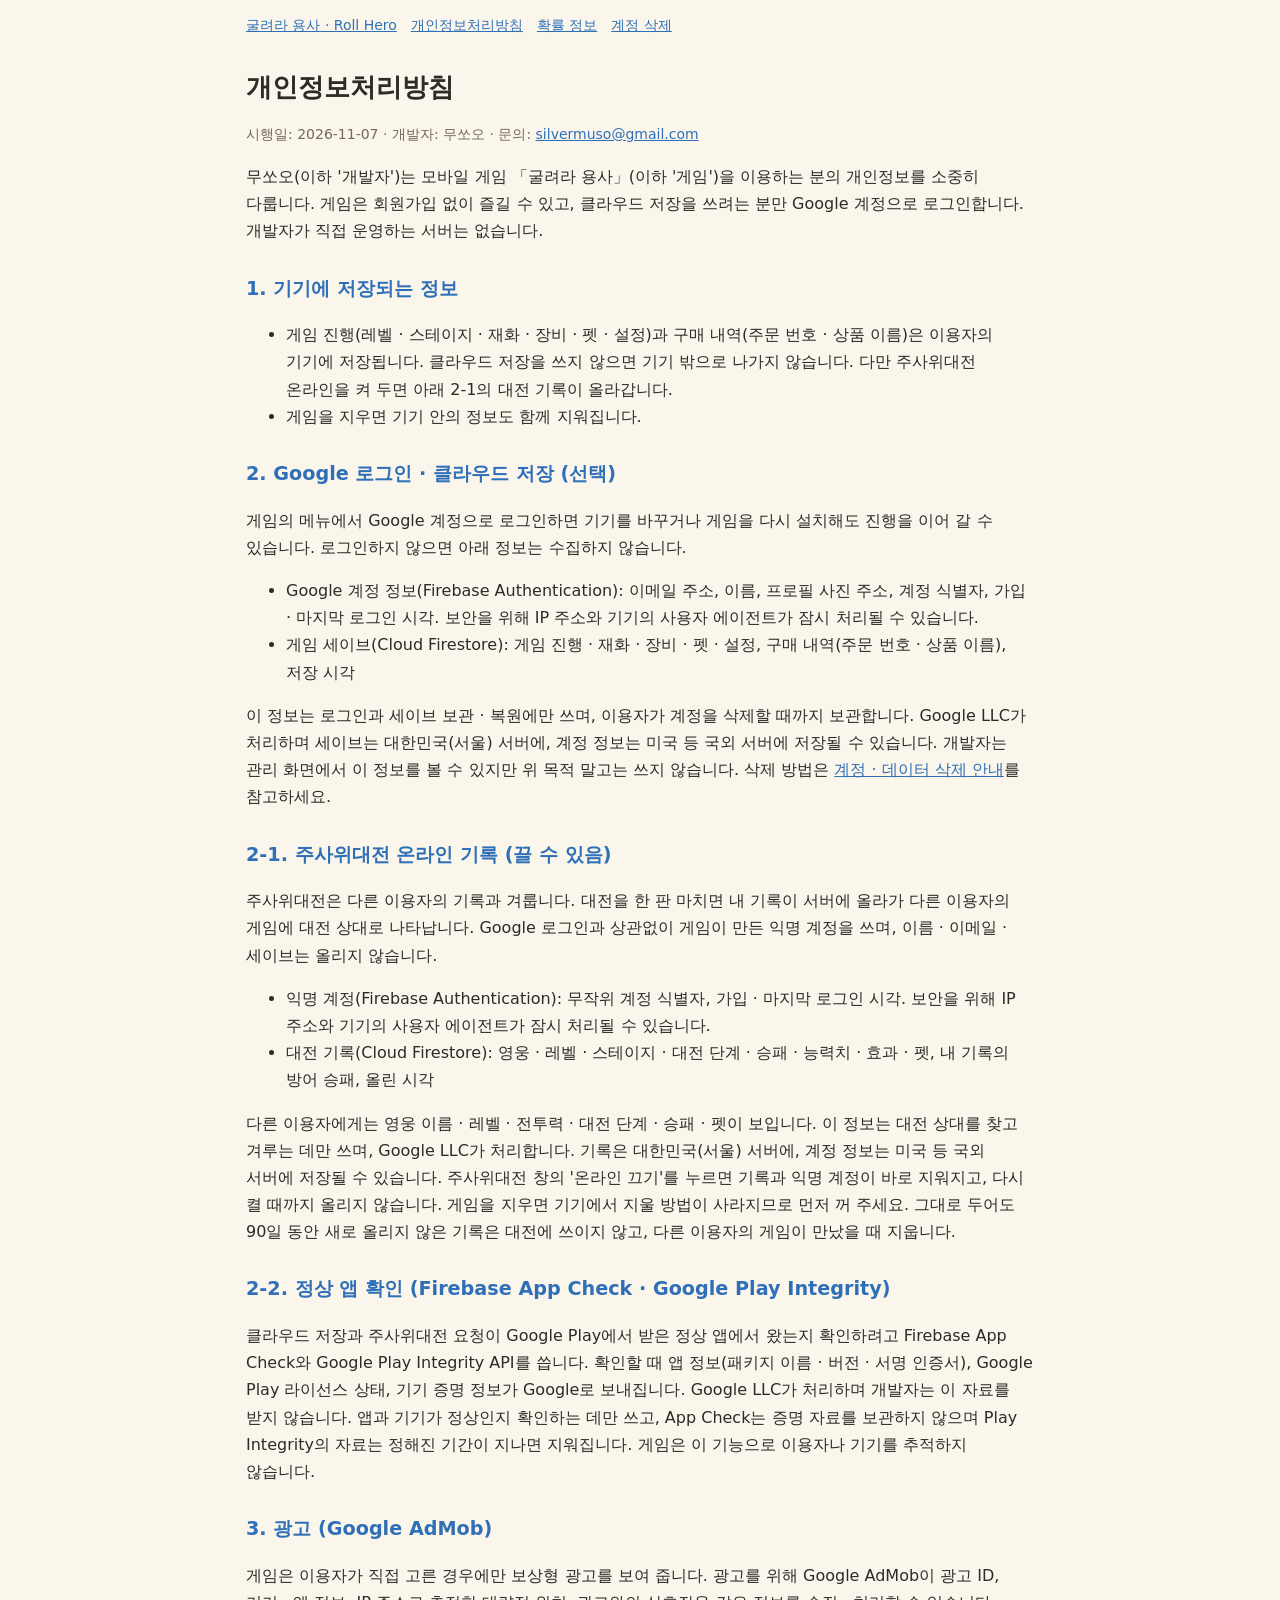
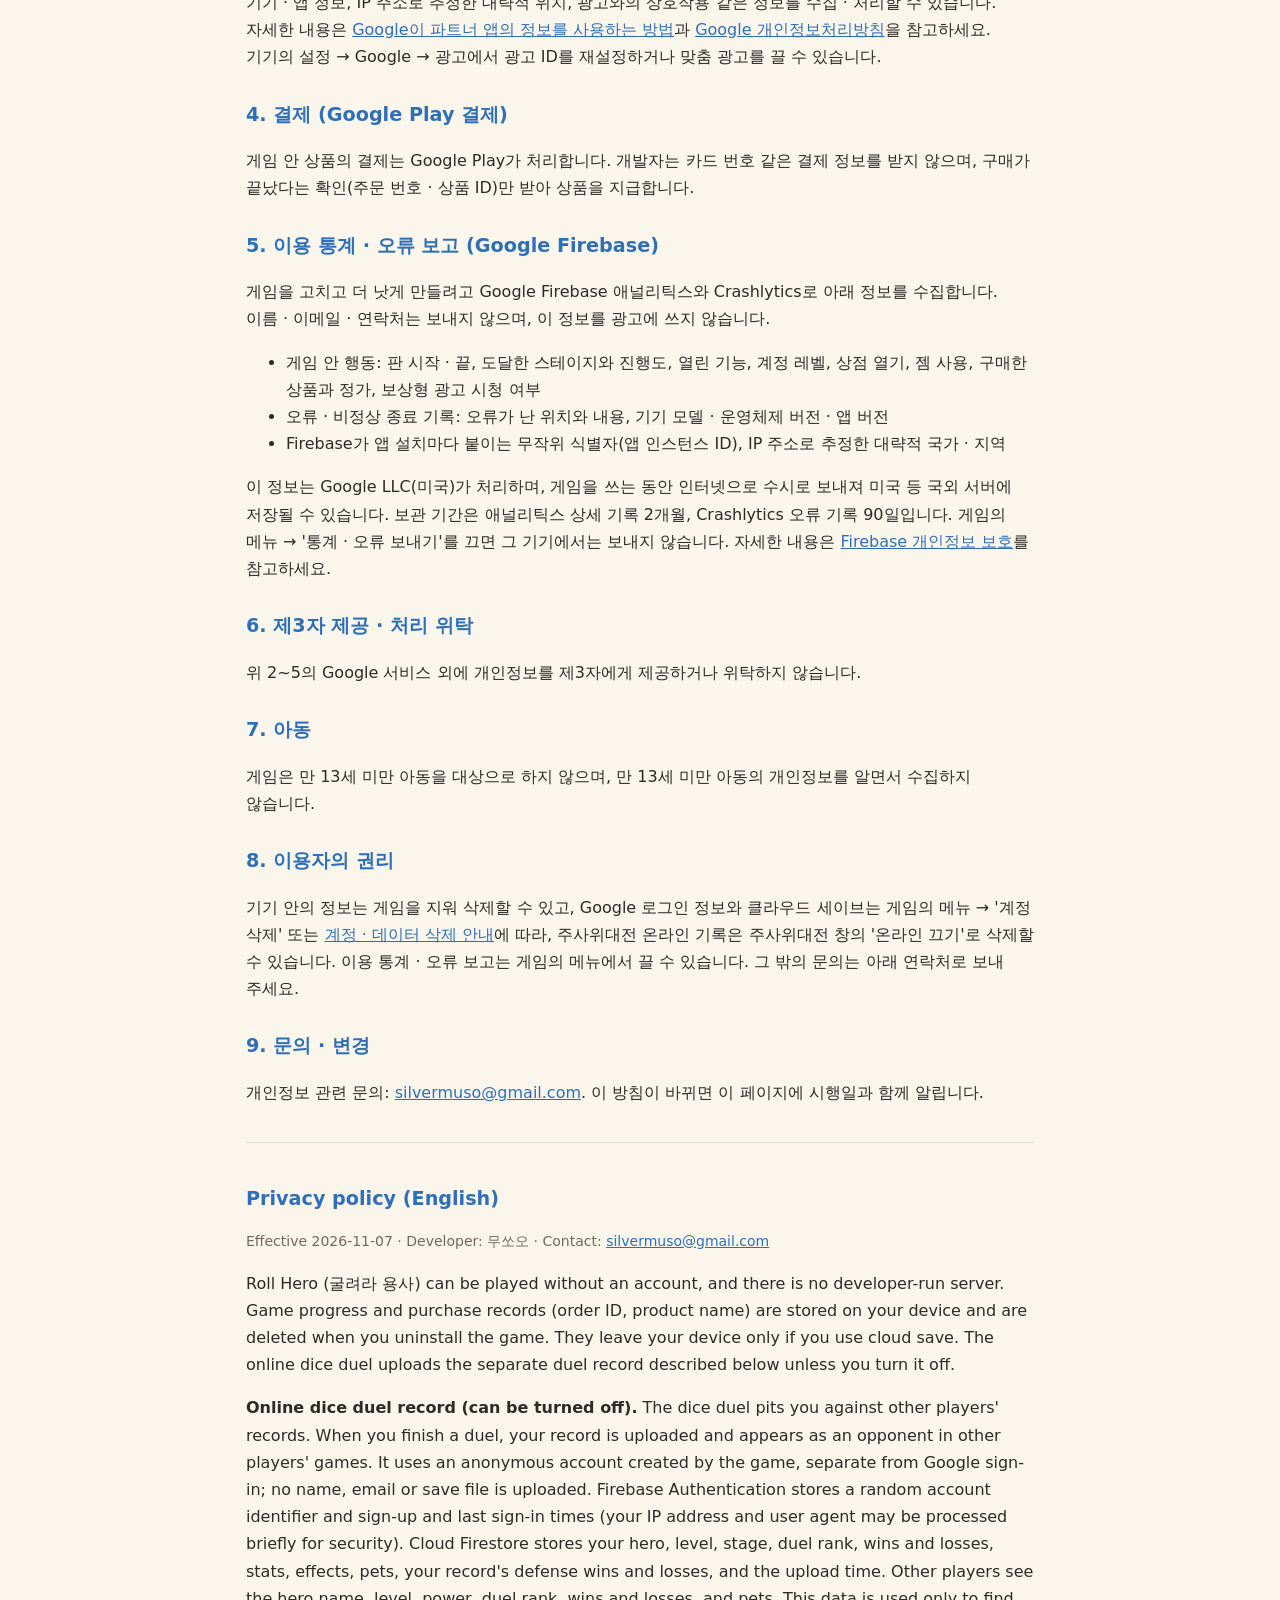
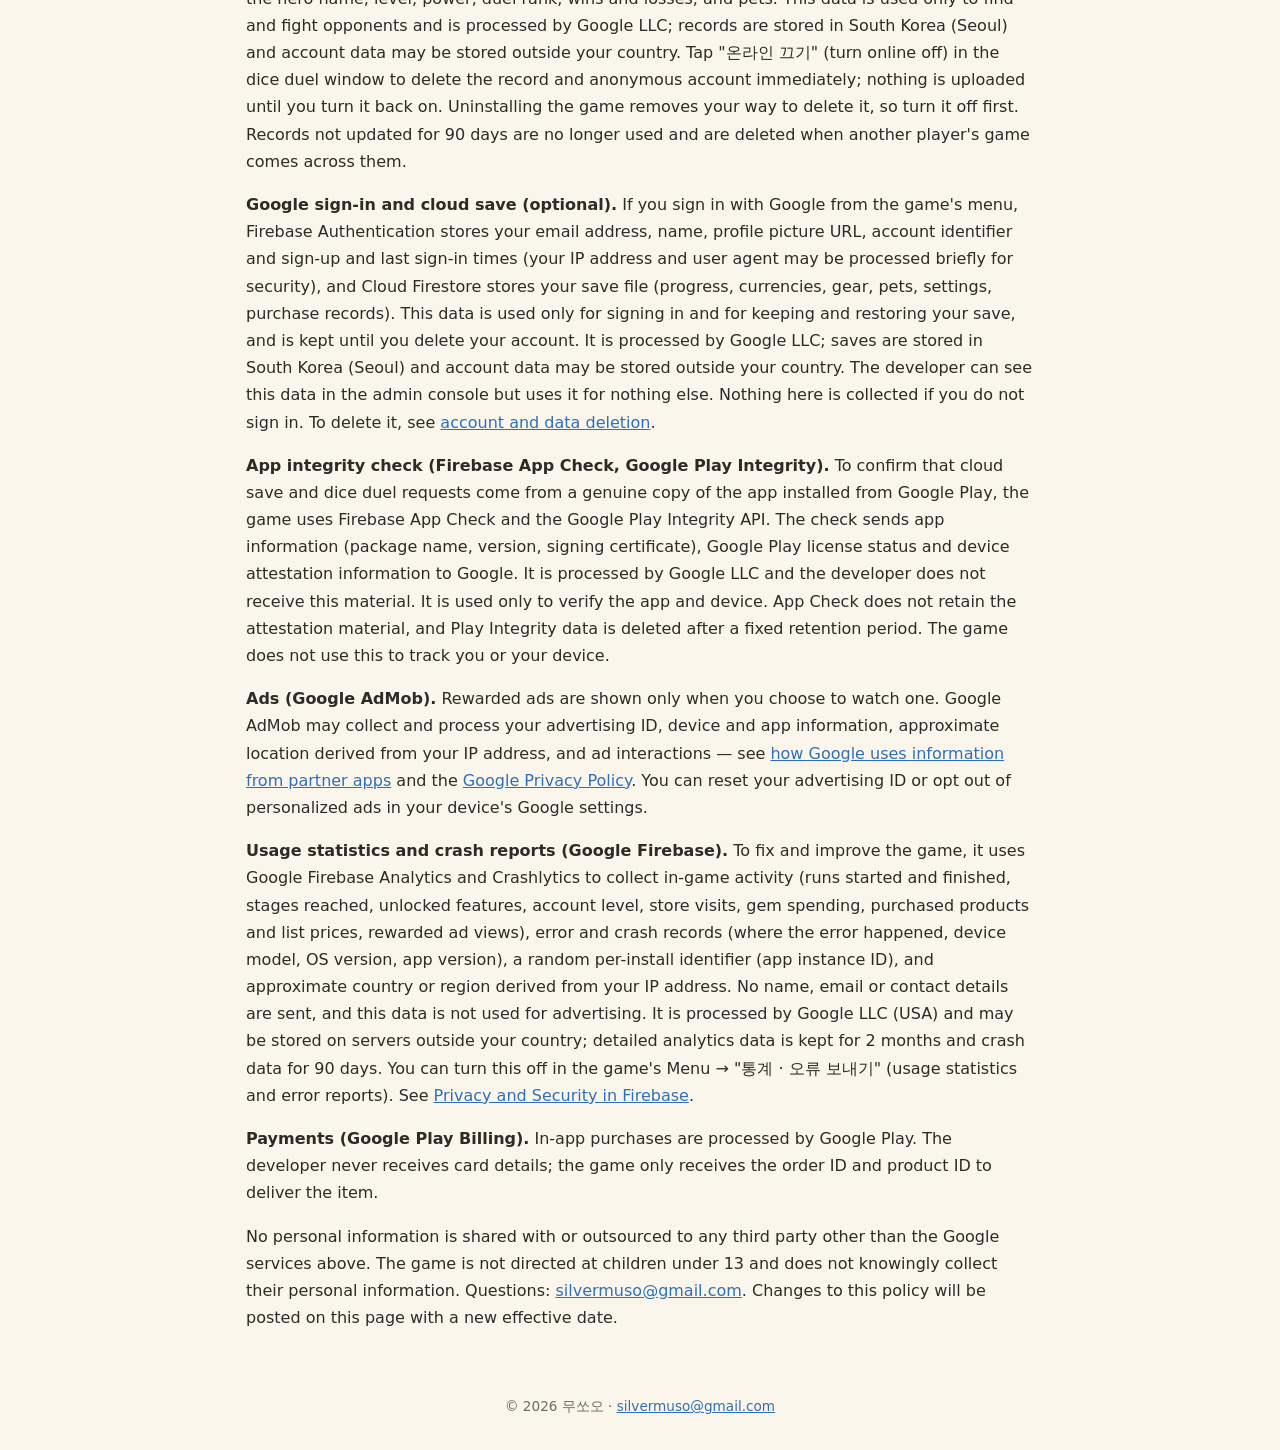
<file: rollhero/privacy/index.html>
<!doctype html>
<html lang="ko"><head><meta charset="utf-8"><meta name="viewport" content="width=device-width,initial-scale=1">
<title>개인정보처리방침 — 굴려라 용사</title><link rel="stylesheet" href="../style.css"><link rel="icon" href="../icon.png"></head>
<body><nav class="crumbs"><a href="../">굴려라 용사 · Roll Hero</a><a href="../privacy/">개인정보처리방침</a><a href="../odds/">확률 정보</a><a href="../delete/">계정 삭제</a></nav>
<main>
<h1 id="ko">개인정보처리방침</h1>
<p class="dim">시행일: 2026-11-07 · 개발자: 무쏘오 · 문의: <a href="mailto:silvermuso@gmail.com">silvermuso@gmail.com</a></p>
<p>무쏘오(이하 '개발자')는 모바일 게임 「굴려라 용사」(이하 '게임')을 이용하는 분의 개인정보를 소중히 다룹니다. 게임은 회원가입 없이 즐길 수 있고, 클라우드 저장을 쓰려는 분만 Google 계정으로 로그인합니다. 개발자가 직접 운영하는 서버는 없습니다.</p>
<h2>1. 기기에 저장되는 정보</h2>
<ul><li>게임 진행(레벨 · 스테이지 · 재화 · 장비 · 펫 · 설정)과 구매 내역(주문 번호 · 상품 이름)은 이용자의 기기에 저장됩니다. 클라우드 저장을 쓰지 않으면 기기 밖으로 나가지 않습니다. 다만 주사위대전 온라인을 켜 두면 아래 2-1의 대전 기록이 올라갑니다.</li>
<li>게임을 지우면 기기 안의 정보도 함께 지워집니다.</li></ul>
<h2>2. Google 로그인 · 클라우드 저장 (선택)</h2>
<p>게임의 메뉴에서 Google 계정으로 로그인하면 기기를 바꾸거나 게임을 다시 설치해도 진행을 이어 갈 수 있습니다. 로그인하지 않으면 아래 정보는 수집하지 않습니다.</p>
<ul><li>Google 계정 정보(Firebase Authentication): 이메일 주소, 이름, 프로필 사진 주소, 계정 식별자, 가입 · 마지막 로그인 시각. 보안을 위해 IP 주소와 기기의 사용자 에이전트가 잠시 처리될 수 있습니다.</li>
<li>게임 세이브(Cloud Firestore): 게임 진행 · 재화 · 장비 · 펫 · 설정, 구매 내역(주문 번호 · 상품 이름), 저장 시각</li></ul>
<p>이 정보는 로그인과 세이브 보관 · 복원에만 쓰며, 이용자가 계정을 삭제할 때까지 보관합니다. Google LLC가 처리하며 세이브는 대한민국(서울) 서버에, 계정 정보는 미국 등 국외 서버에 저장될 수 있습니다. 개발자는 관리 화면에서 이 정보를 볼 수 있지만 위 목적 말고는 쓰지 않습니다. 삭제 방법은 <a href="../delete/">계정 · 데이터 삭제 안내</a>를 참고하세요.</p>
<h2>2-1. 주사위대전 온라인 기록 (끌 수 있음)</h2>
<p>주사위대전은 다른 이용자의 기록과 겨룹니다. 대전을 한 판 마치면 내 기록이 서버에 올라가 다른 이용자의 게임에 대전 상대로 나타납니다. Google 로그인과 상관없이 게임이 만든 익명 계정을 쓰며, 이름 · 이메일 · 세이브는 올리지 않습니다.</p>
<ul><li>익명 계정(Firebase Authentication): 무작위 계정 식별자, 가입 · 마지막 로그인 시각. 보안을 위해 IP 주소와 기기의 사용자 에이전트가 잠시 처리될 수 있습니다.</li>
<li>대전 기록(Cloud Firestore): 영웅 · 레벨 · 스테이지 · 대전 단계 · 승패 · 능력치 · 효과 · 펫, 내 기록의 방어 승패, 올린 시각</li></ul>
<p>다른 이용자에게는 영웅 이름 · 레벨 · 전투력 · 대전 단계 · 승패 · 펫이 보입니다. 이 정보는 대전 상대를 찾고 겨루는 데만 쓰며, Google LLC가 처리합니다. 기록은 대한민국(서울) 서버에, 계정 정보는 미국 등 국외 서버에 저장될 수 있습니다. 주사위대전 창의 '온라인 끄기'를 누르면 기록과 익명 계정이 바로 지워지고, 다시 켤 때까지 올리지 않습니다. 게임을 지우면 기기에서 지울 방법이 사라지므로 먼저 꺼 주세요. 그대로 두어도 90일 동안 새로 올리지 않은 기록은 대전에 쓰이지 않고, 다른 이용자의 게임이 만났을 때 지웁니다.</p>
<h2>2-2. 정상 앱 확인 (Firebase App Check · Google Play Integrity)</h2>
<p>클라우드 저장과 주사위대전 요청이 Google Play에서 받은 정상 앱에서 왔는지 확인하려고 Firebase App Check와 Google Play Integrity API를 씁니다. 확인할 때 앱 정보(패키지 이름 · 버전 · 서명 인증서), Google Play 라이선스 상태, 기기 증명 정보가 Google로 보내집니다. Google LLC가 처리하며 개발자는 이 자료를 받지 않습니다. 앱과 기기가 정상인지 확인하는 데만 쓰고, App Check는 증명 자료를 보관하지 않으며 Play Integrity의 자료는 정해진 기간이 지나면 지워집니다. 게임은 이 기능으로 이용자나 기기를 추적하지 않습니다.</p>
<h2>3. 광고 (Google AdMob)</h2>
<p>게임은 이용자가 직접 고른 경우에만 보상형 광고를 보여 줍니다. 광고를 위해 Google AdMob이 광고 ID, 기기 · 앱 정보, IP 주소로 추정한 대략적 위치, 광고와의 상호작용 같은 정보를 수집 · 처리할 수 있습니다. 자세한 내용은 <a href="https://policies.google.com/technologies/partner-sites?hl=ko">Google이 파트너 앱의 정보를 사용하는 방법</a>과 <a href="https://policies.google.com/privacy?hl=ko">Google 개인정보처리방침</a>을 참고하세요. 기기의 설정 → Google → 광고에서 광고 ID를 재설정하거나 맞춤 광고를 끌 수 있습니다.</p>
<h2>4. 결제 (Google Play 결제)</h2>
<p>게임 안 상품의 결제는 Google Play가 처리합니다. 개발자는 카드 번호 같은 결제 정보를 받지 않으며, 구매가 끝났다는 확인(주문 번호 · 상품 ID)만 받아 상품을 지급합니다.</p>
<h2>5. 이용 통계 · 오류 보고 (Google Firebase)</h2>
<p>게임을 고치고 더 낫게 만들려고 Google Firebase 애널리틱스와 Crashlytics로 아래 정보를 수집합니다. 이름 · 이메일 · 연락처는 보내지 않으며, 이 정보를 광고에 쓰지 않습니다.</p>
<ul><li>게임 안 행동: 판 시작 · 끝, 도달한 스테이지와 진행도, 열린 기능, 계정 레벨, 상점 열기, 젬 사용, 구매한 상품과 정가, 보상형 광고 시청 여부</li>
<li>오류 · 비정상 종료 기록: 오류가 난 위치와 내용, 기기 모델 · 운영체제 버전 · 앱 버전</li>
<li>Firebase가 앱 설치마다 붙이는 무작위 식별자(앱 인스턴스 ID), IP 주소로 추정한 대략적 국가 · 지역</li></ul>
<p>이 정보는 Google LLC(미국)가 처리하며, 게임을 쓰는 동안 인터넷으로 수시로 보내져 미국 등 국외 서버에 저장될 수 있습니다. 보관 기간은 애널리틱스 상세 기록 2개월, Crashlytics 오류 기록 90일입니다. 게임의 메뉴 → '통계 · 오류 보내기'를 끄면 그 기기에서는 보내지 않습니다. 자세한 내용은 <a href="https://firebase.google.com/support/privacy?hl=ko">Firebase 개인정보 보호</a>를 참고하세요.</p>
<h2>6. 제3자 제공 · 처리 위탁</h2>
<p>위 2~5의 Google 서비스 외에 개인정보를 제3자에게 제공하거나 위탁하지 않습니다.</p>
<h2>7. 아동</h2>
<p>게임은 만 13세 미만 아동을 대상으로 하지 않으며, 만 13세 미만 아동의 개인정보를 알면서 수집하지 않습니다.</p>
<h2>8. 이용자의 권리</h2>
<p>기기 안의 정보는 게임을 지워 삭제할 수 있고, Google 로그인 정보와 클라우드 세이브는 게임의 메뉴 → '계정 삭제' 또는 <a href="../delete/">계정 · 데이터 삭제 안내</a>에 따라, 주사위대전 온라인 기록은 주사위대전 창의 '온라인 끄기'로 삭제할 수 있습니다. 이용 통계 · 오류 보고는 게임의 메뉴에서 끌 수 있습니다. 그 밖의 문의는 아래 연락처로 보내 주세요.</p>
<h2>9. 문의 · 변경</h2>
<p>개인정보 관련 문의: <a href="mailto:silvermuso@gmail.com">silvermuso@gmail.com</a>. 이 방침이 바뀌면 이 페이지에 시행일과 함께 알립니다.</p>
<section class="en" id="en" lang="en"><h2>Privacy policy (English)</h2>
<p class="dim">Effective 2026-11-07 · Developer: 무쏘오 · Contact: <a href="mailto:silvermuso@gmail.com">silvermuso@gmail.com</a></p>
<p>Roll Hero (굴려라 용사) can be played without an account, and there is no developer-run server. Game progress and purchase records (order ID, product name) are stored on your device and are deleted when you uninstall the game. They leave your device only if you use cloud save. The online dice duel uploads the separate duel record described below unless you turn it off.</p>
<p><b>Online dice duel record (can be turned off).</b> The dice duel pits you against other players' records. When you finish a duel, your record is uploaded and appears as an opponent in other players' games. It uses an anonymous account created by the game, separate from Google sign-in; no name, email or save file is uploaded. Firebase Authentication stores a random account identifier and sign-up and last sign-in times (your IP address and user agent may be processed briefly for security). Cloud Firestore stores your hero, level, stage, duel rank, wins and losses, stats, effects, pets, your record's defense wins and losses, and the upload time. Other players see the hero name, level, power, duel rank, wins and losses, and pets. This data is used only to find and fight opponents and is processed by Google LLC; records are stored in South Korea (Seoul) and account data may be stored outside your country. Tap "온라인 끄기" (turn online off) in the dice duel window to delete the record and anonymous account immediately; nothing is uploaded until you turn it back on. Uninstalling the game removes your way to delete it, so turn it off first. Records not updated for 90 days are no longer used and are deleted when another player's game comes across them.</p>
<p><b>Google sign-in and cloud save (optional).</b> If you sign in with Google from the game's menu, Firebase Authentication stores your email address, name, profile picture URL, account identifier and sign-up and last sign-in times (your IP address and user agent may be processed briefly for security), and Cloud Firestore stores your save file (progress, currencies, gear, pets, settings, purchase records). This data is used only for signing in and for keeping and restoring your save, and is kept until you delete your account. It is processed by Google LLC; saves are stored in South Korea (Seoul) and account data may be stored outside your country. The developer can see this data in the admin console but uses it for nothing else. Nothing here is collected if you do not sign in. To delete it, see <a href="../delete/#en">account and data deletion</a>.</p>
<p><b>App integrity check (Firebase App Check, Google Play Integrity).</b> To confirm that cloud save and dice duel requests come from a genuine copy of the app installed from Google Play, the game uses Firebase App Check and the Google Play Integrity API. The check sends app information (package name, version, signing certificate), Google Play license status and device attestation information to Google. It is processed by Google LLC and the developer does not receive this material. It is used only to verify the app and device. App Check does not retain the attestation material, and Play Integrity data is deleted after a fixed retention period. The game does not use this to track you or your device.</p>
<p><b>Ads (Google AdMob).</b> Rewarded ads are shown only when you choose to watch one. Google AdMob may collect and process your advertising ID, device and app information, approximate location derived from your IP address, and ad interactions — see <a href="https://policies.google.com/technologies/partner-sites">how Google uses information from partner apps</a> and the <a href="https://policies.google.com/privacy">Google Privacy Policy</a>. You can reset your advertising ID or opt out of personalized ads in your device's Google settings.</p>
<p><b>Usage statistics and crash reports (Google Firebase).</b> To fix and improve the game, it uses Google Firebase Analytics and Crashlytics to collect in-game activity (runs started and finished, stages reached, unlocked features, account level, store visits, gem spending, purchased products and list prices, rewarded ad views), error and crash records (where the error happened, device model, OS version, app version), a random per-install identifier (app instance ID), and approximate country or region derived from your IP address. No name, email or contact details are sent, and this data is not used for advertising. It is processed by Google LLC (USA) and may be stored on servers outside your country; detailed analytics data is kept for 2 months and crash data for 90 days. You can turn this off in the game's Menu → "통계 · 오류 보내기" (usage statistics and error reports). See <a href="https://firebase.google.com/support/privacy">Privacy and Security in Firebase</a>.</p>
<p><b>Payments (Google Play Billing).</b> In-app purchases are processed by Google Play. The developer never receives card details; the game only receives the order ID and product ID to deliver the item.</p>
<p>No personal information is shared with or outsourced to any third party other than the Google services above. The game is not directed at children under 13 and does not knowingly collect their personal information. Questions: <a href="mailto:silvermuso@gmail.com">silvermuso@gmail.com</a>. Changes to this policy will be posted on this page with a new effective date.</p>
</section></main>
<footer>© 2026 무쏘오 · <a href="mailto:silvermuso@gmail.com">silvermuso@gmail.com</a></footer>
</body></html>
</file>
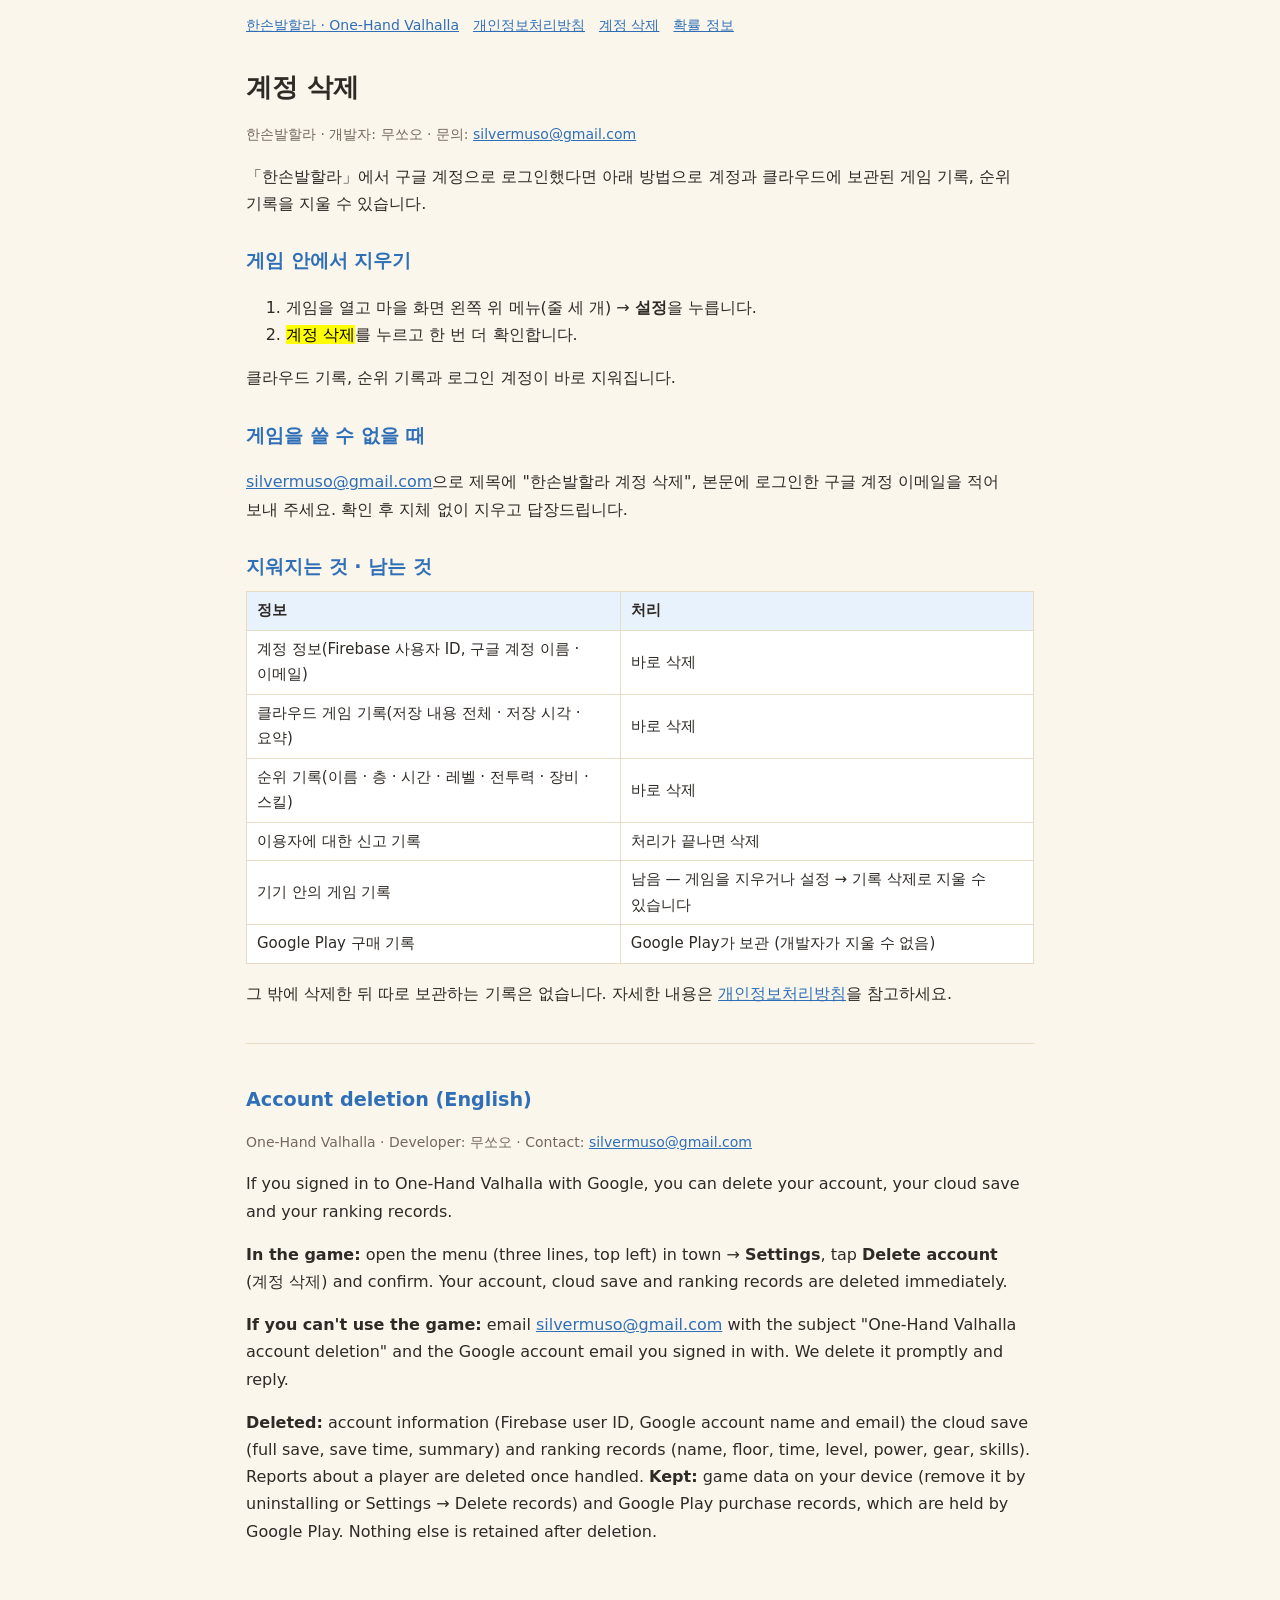
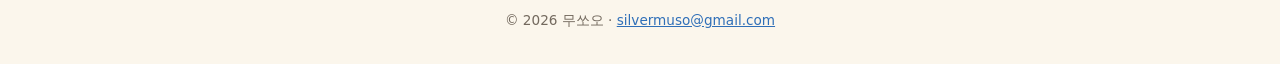
<file: valhallachronicle/delete/index.html>
<!doctype html>
<html lang="ko"><head><meta charset="utf-8"><meta name="viewport" content="width=device-width,initial-scale=1">
<title>계정 삭제 — 한손발할라</title><link rel="stylesheet" href="../style.css"><link rel="icon" href="../icon.png"></head>
<body><nav class="crumbs"><a href="../">한손발할라 · One-Hand Valhalla</a><a href="../privacy/">개인정보처리방침</a><a href="../delete/">계정 삭제</a><a href="../odds/">확률 정보</a></nav>
<main>
<h1 id="ko">계정 삭제</h1>
<p class="dim">한손발할라 · 개발자: 무쏘오 · 문의: <a href="mailto:silvermuso@gmail.com">silvermuso@gmail.com</a></p>
<p>「한손발할라」에서 구글 계정으로 로그인했다면 아래 방법으로 계정과 클라우드에 보관된 게임 기록, 순위 기록을 지울 수 있습니다.</p>
<h2>게임 안에서 지우기</h2>
<ol><li>게임을 열고 마을 화면 왼쪽 위 메뉴(줄 세 개) → <b>설정</b>을 누릅니다.</li>
<li><mark>계정 삭제</mark>를 누르고 한 번 더 확인합니다.</li></ol>
<p>클라우드 기록, 순위 기록과 로그인 계정이 바로 지워집니다.</p>
<h2>게임을 쓸 수 없을 때</h2>
<p><a href="mailto:silvermuso@gmail.com?subject=%ED%95%9C%EC%86%90%EB%B0%9C%ED%95%A0%EB%9D%BC%20%EA%B3%84%EC%A0%95%20%EC%82%AD%EC%A0%9C">silvermuso@gmail.com</a>으로 제목에 "한손발할라 계정 삭제", 본문에 로그인한 구글 계정 이메일을 적어 보내 주세요. 확인 후 지체 없이 지우고 답장드립니다.</p>
<h2>지워지는 것 · 남는 것</h2>
<table><thead><tr><th>정보</th><th>처리</th></tr></thead><tbody>
<tr><td>계정 정보(Firebase 사용자 ID, 구글 계정 이름 · 이메일)</td><td>바로 삭제</td></tr>
<tr><td>클라우드 게임 기록(저장 내용 전체 · 저장 시각 · 요약)</td><td>바로 삭제</td></tr>
<tr><td>순위 기록(이름 · 층 · 시간 · 레벨 · 전투력 · 장비 · 스킬)</td><td>바로 삭제</td></tr>
<tr><td>이용자에 대한 신고 기록</td><td>처리가 끝나면 삭제</td></tr>
<tr><td>기기 안의 게임 기록</td><td>남음 — 게임을 지우거나 설정 → 기록 삭제로 지울 수 있습니다</td></tr>
<tr><td>Google Play 구매 기록</td><td>Google Play가 보관 (개발자가 지울 수 없음)</td></tr>
</tbody></table>
<p>그 밖에 삭제한 뒤 따로 보관하는 기록은 없습니다. 자세한 내용은 <a href="../privacy/">개인정보처리방침</a>을 참고하세요.</p>
<section class="en" id="en" lang="en"><h2>Account deletion (English)</h2>
<p class="dim">One-Hand Valhalla · Developer: 무쏘오 · Contact: <a href="mailto:silvermuso@gmail.com">silvermuso@gmail.com</a></p>
<p>If you signed in to One-Hand Valhalla with Google, you can delete your account, your cloud save and your ranking records.</p>
<p><b>In the game:</b> open the menu (three lines, top left) in town → <b>Settings</b>, tap <b>Delete account</b> (계정 삭제) and confirm. Your account, cloud save and ranking records are deleted immediately.</p>
<p><b>If you can't use the game:</b> email <a href="mailto:silvermuso@gmail.com?subject=One-Hand%20Valhalla%20account%20deletion">silvermuso@gmail.com</a> with the subject "One-Hand Valhalla account deletion" and the Google account email you signed in with. We delete it promptly and reply.</p>
<p><b>Deleted:</b> account information (Firebase user ID, Google account name and email) the cloud save (full save, save time, summary) and ranking records (name, floor, time, level, power, gear, skills). Reports about a player are deleted once handled. <b>Kept:</b> game data on your device (remove it by uninstalling or Settings → Delete records) and Google Play purchase records, which are held by Google Play. Nothing else is retained after deletion.</p>
</section></main>
<footer>© 2026 무쏘오 · <a href="mailto:silvermuso@gmail.com">silvermuso@gmail.com</a></footer>
</body></html>
</file>
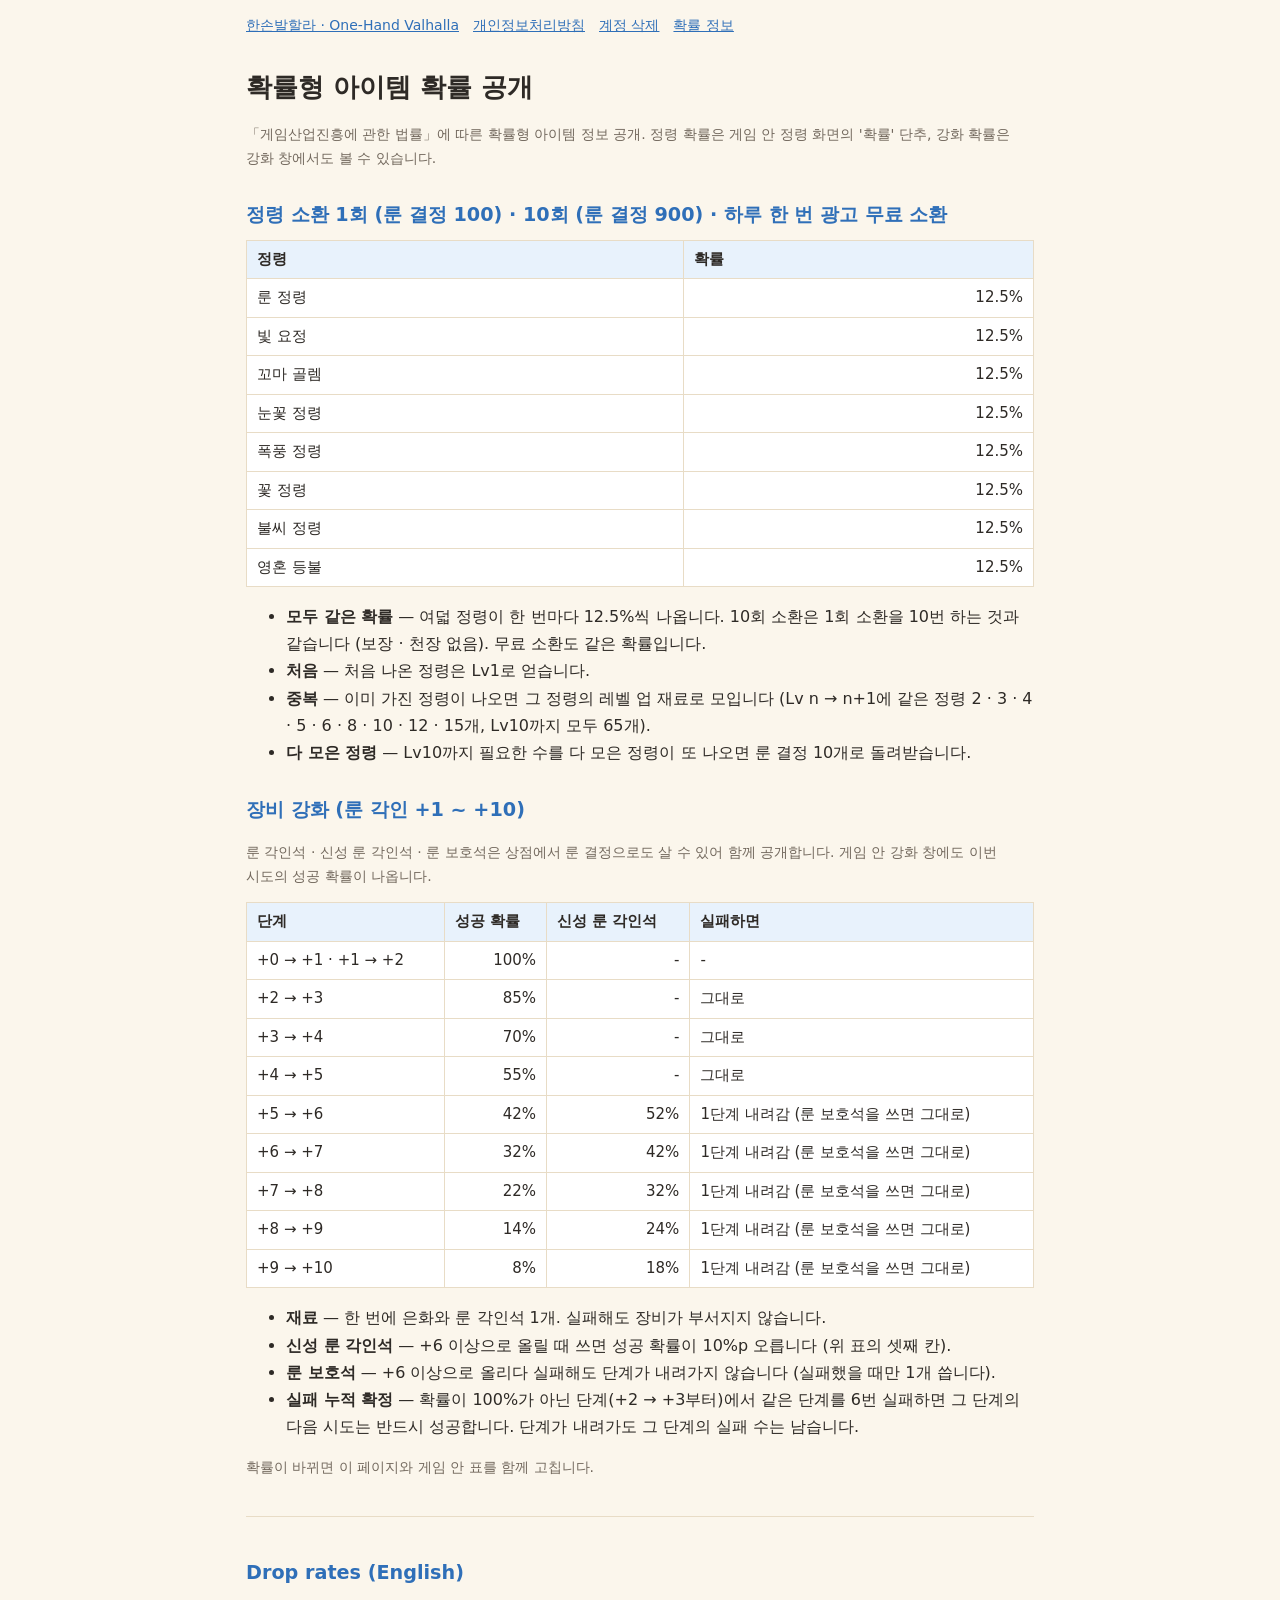
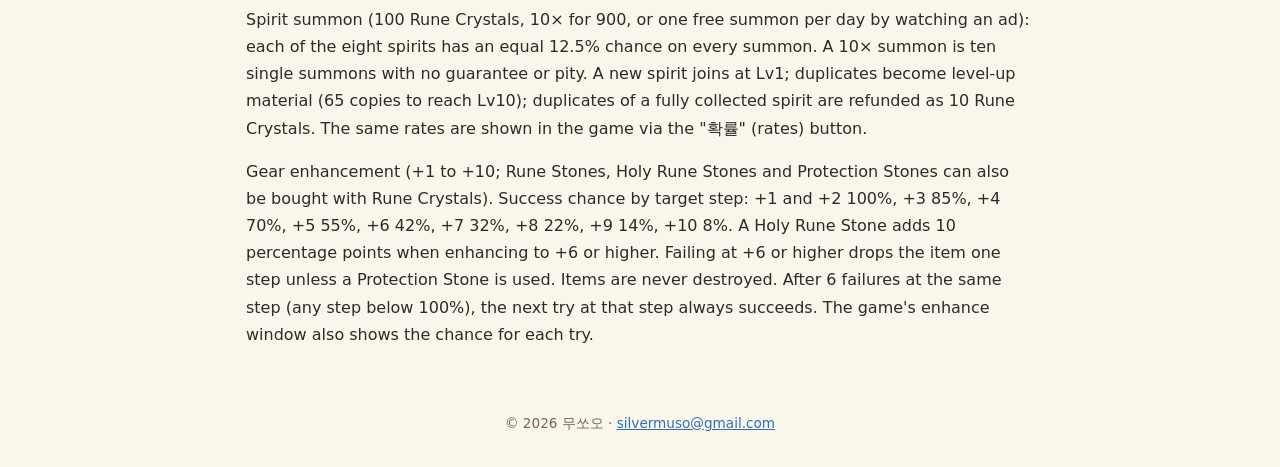
<file: valhallachronicle/odds/index.html>
<!doctype html>
<html lang="ko"><head><meta charset="utf-8"><meta name="viewport" content="width=device-width,initial-scale=1">
<title>확률 정보 — 한손발할라</title><link rel="stylesheet" href="../style.css"><link rel="icon" href="../icon.png"></head>
<body><nav class="crumbs"><a href="../">한손발할라 · One-Hand Valhalla</a><a href="../privacy/">개인정보처리방침</a><a href="../delete/">계정 삭제</a><a href="../odds/">확률 정보</a></nav>
<main>
<h1 id="ko">확률형 아이템 확률 공개</h1>
<p class="dim">「게임산업진흥에 관한 법률」에 따른 확률형 아이템 정보 공개. 정령 확률은 게임 안 정령 화면의 '확률' 단추, 강화 확률은 강화 창에서도 볼 수 있습니다.</p>
<h2>정령 소환 1회 (룬 결정 100) · 10회 (룬 결정 900) · 하루 한 번 광고 무료 소환</h2>
<table><tr><th>정령</th><th>확률</th></tr>
<tr><td>룬 정령</td><td class="n">12.5%</td></tr>
<tr><td>빛 요정</td><td class="n">12.5%</td></tr>
<tr><td>꼬마 골렘</td><td class="n">12.5%</td></tr>
<tr><td>눈꽃 정령</td><td class="n">12.5%</td></tr>
<tr><td>폭풍 정령</td><td class="n">12.5%</td></tr>
<tr><td>꽃 정령</td><td class="n">12.5%</td></tr>
<tr><td>불씨 정령</td><td class="n">12.5%</td></tr>
<tr><td>영혼 등불</td><td class="n">12.5%</td></tr></table>
<ul>
<li><b>모두 같은 확률</b> — 여덟 정령이 한 번마다 12.5%씩 나옵니다. 10회 소환은 1회 소환을 10번 하는 것과 같습니다 (보장 · 천장 없음). 무료 소환도 같은 확률입니다.</li>
<li><b>처음</b> — 처음 나온 정령은 Lv1로 얻습니다.</li>
<li><b>중복</b> — 이미 가진 정령이 나오면 그 정령의 레벨 업 재료로 모입니다 (Lv n → n+1에 같은 정령 2 · 3 · 4 · 5 · 6 · 8 · 10 · 12 · 15개, Lv10까지 모두 65개).</li>
<li><b>다 모은 정령</b> — Lv10까지 필요한 수를 다 모은 정령이 또 나오면 룬 결정 10개로 돌려받습니다.</li>
</ul>
<h2>장비 강화 (룬 각인 +1 ~ +10)</h2>
<p class="dim">룬 각인석 · 신성 룬 각인석 · 룬 보호석은 상점에서 룬 결정으로도 살 수 있어 함께 공개합니다. 게임 안 강화 창에도 이번 시도의 성공 확률이 나옵니다.</p>
<table><tr><th>단계</th><th>성공 확률</th><th>신성 룬 각인석</th><th>실패하면</th></tr>
<tr><td>+0 → +1 · +1 → +2</td><td class="n">100%</td><td class="n">-</td><td>-</td></tr>
<tr><td>+2 → +3</td><td class="n">85%</td><td class="n">-</td><td>그대로</td></tr>
<tr><td>+3 → +4</td><td class="n">70%</td><td class="n">-</td><td>그대로</td></tr>
<tr><td>+4 → +5</td><td class="n">55%</td><td class="n">-</td><td>그대로</td></tr>
<tr><td>+5 → +6</td><td class="n">42%</td><td class="n">52%</td><td>1단계 내려감 (룬 보호석을 쓰면 그대로)</td></tr>
<tr><td>+6 → +7</td><td class="n">32%</td><td class="n">42%</td><td>1단계 내려감 (룬 보호석을 쓰면 그대로)</td></tr>
<tr><td>+7 → +8</td><td class="n">22%</td><td class="n">32%</td><td>1단계 내려감 (룬 보호석을 쓰면 그대로)</td></tr>
<tr><td>+8 → +9</td><td class="n">14%</td><td class="n">24%</td><td>1단계 내려감 (룬 보호석을 쓰면 그대로)</td></tr>
<tr><td>+9 → +10</td><td class="n">8%</td><td class="n">18%</td><td>1단계 내려감 (룬 보호석을 쓰면 그대로)</td></tr></table>
<ul>
<li><b>재료</b> — 한 번에 은화와 룬 각인석 1개. 실패해도 장비가 부서지지 않습니다.</li>
<li><b>신성 룬 각인석</b> — +6 이상으로 올릴 때 쓰면 성공 확률이 10%p 오릅니다 (위 표의 셋째 칸).</li>
<li><b>룬 보호석</b> — +6 이상으로 올리다 실패해도 단계가 내려가지 않습니다 (실패했을 때만 1개 씁니다).</li>
<li><b>실패 누적 확정</b> — 확률이 100%가 아닌 단계(+2 → +3부터)에서 같은 단계를 6번 실패하면 그 단계의 다음 시도는 반드시 성공합니다. 단계가 내려가도 그 단계의 실패 수는 남습니다.</li>
</ul>
<p class="dim">확률이 바뀌면 이 페이지와 게임 안 표를 함께 고칩니다.</p>
<section class="en" id="en" lang="en"><h2>Drop rates (English)</h2>
<p>Spirit summon (100 Rune Crystals, 10× for 900, or one free summon per day by watching an ad): each of the eight spirits has an equal 12.5% chance on every summon. A 10× summon is ten single summons with no guarantee or pity. A new spirit joins at Lv1; duplicates become level-up material (65 copies to reach Lv10); duplicates of a fully collected spirit are refunded as 10 Rune Crystals. The same rates are shown in the game via the "확률" (rates) button.</p>
<p>Gear enhancement (+1 to +10; Rune Stones, Holy Rune Stones and Protection Stones can also be bought with Rune Crystals). Success chance by target step: +1 and +2 100%, +3 85%, +4 70%, +5 55%, +6 42%, +7 32%, +8 22%, +9 14%, +10 8%. A Holy Rune Stone adds 10 percentage points when enhancing to +6 or higher. Failing at +6 or higher drops the item one step unless a Protection Stone is used. Items are never destroyed. After 6 failures at the same step (any step below 100%), the next try at that step always succeeds. The game's enhance window also shows the chance for each try.</p>
</section></main>
<footer>© 2026 무쏘오 · <a href="mailto:silvermuso@gmail.com">silvermuso@gmail.com</a></footer>
</body></html>
</file>
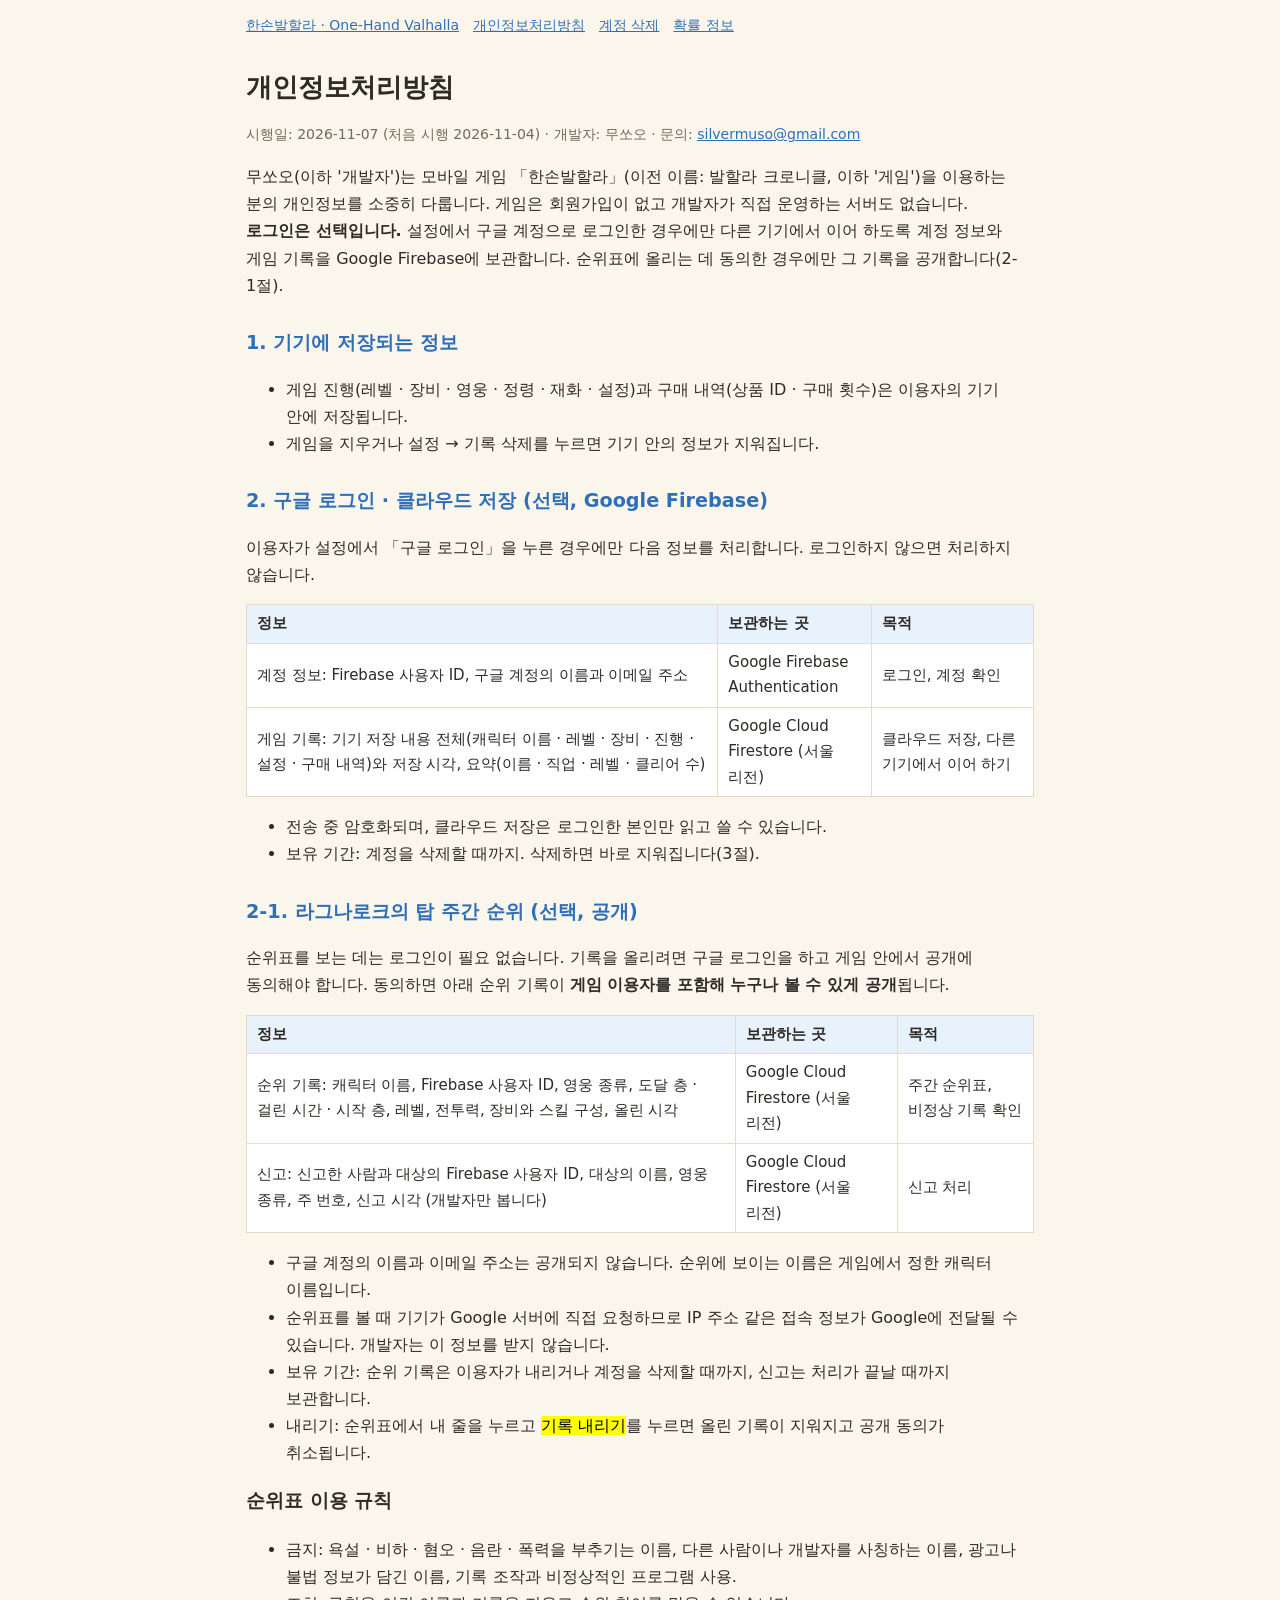
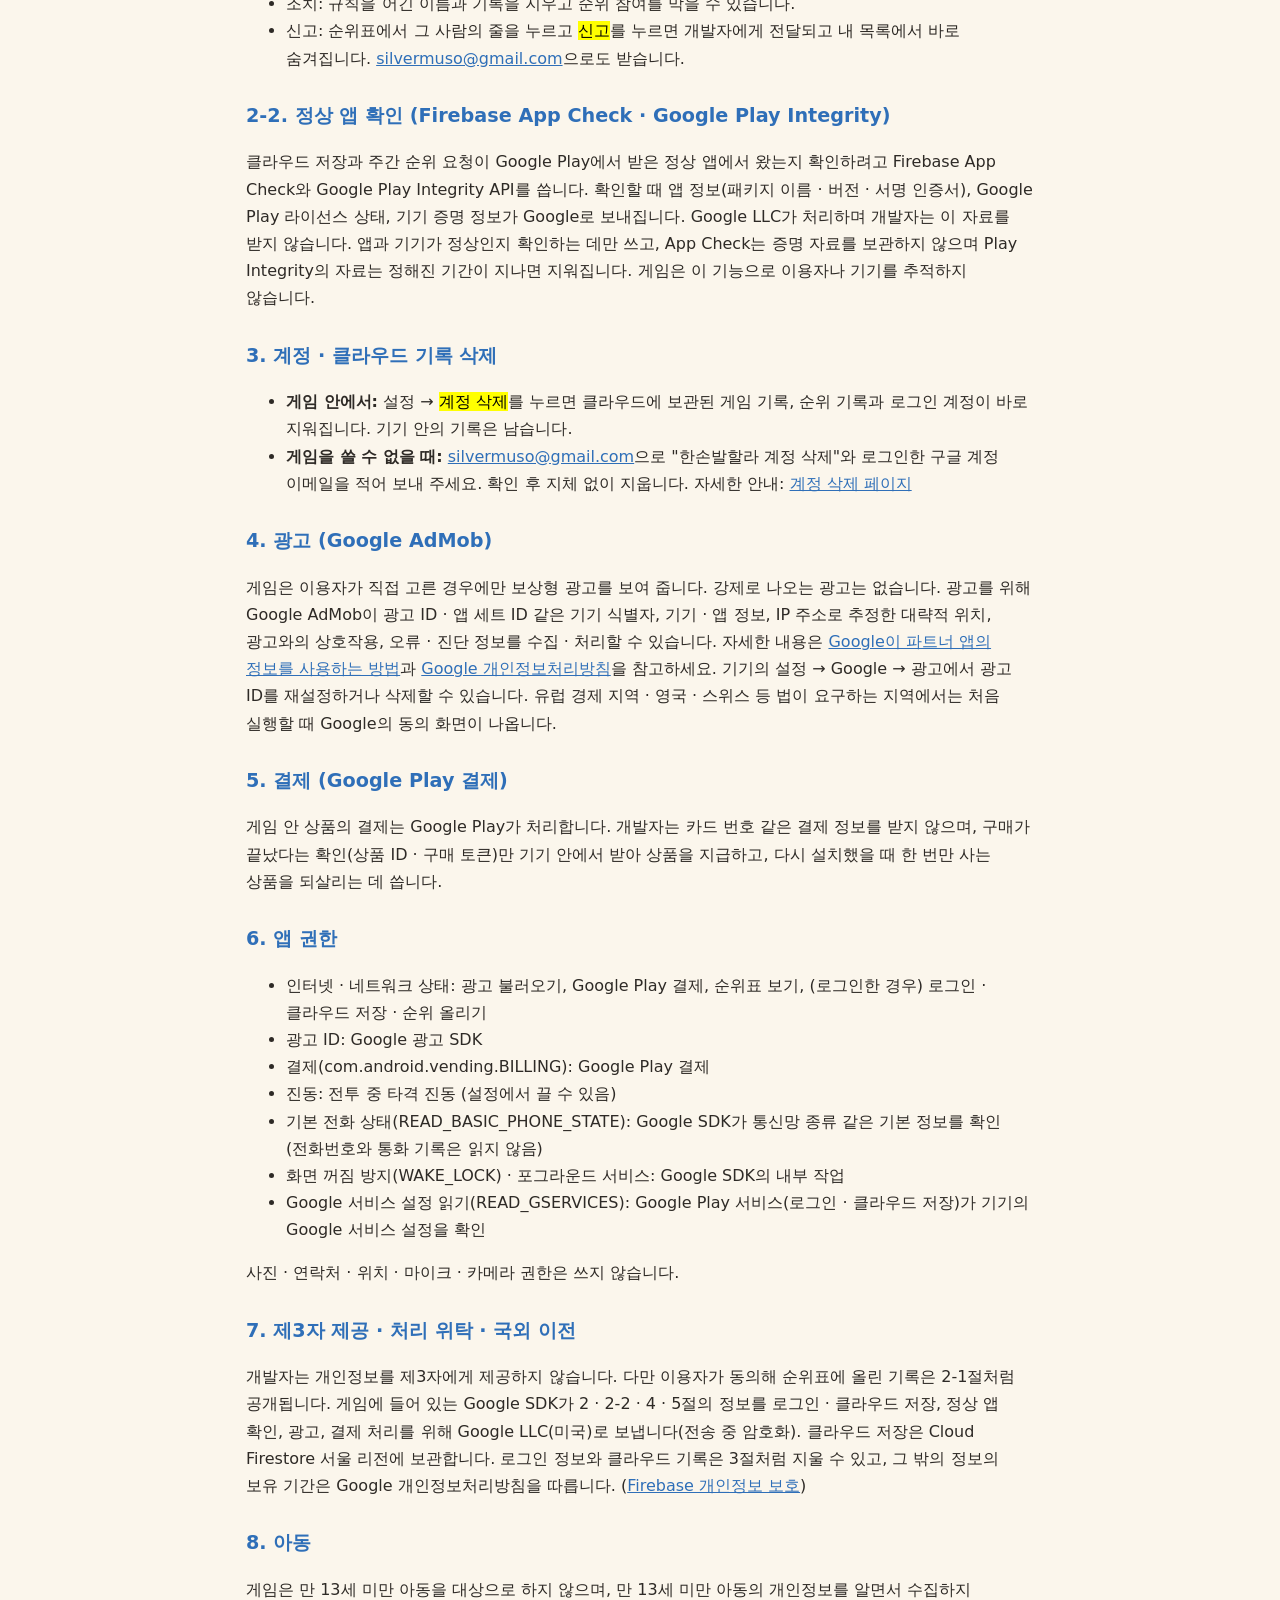
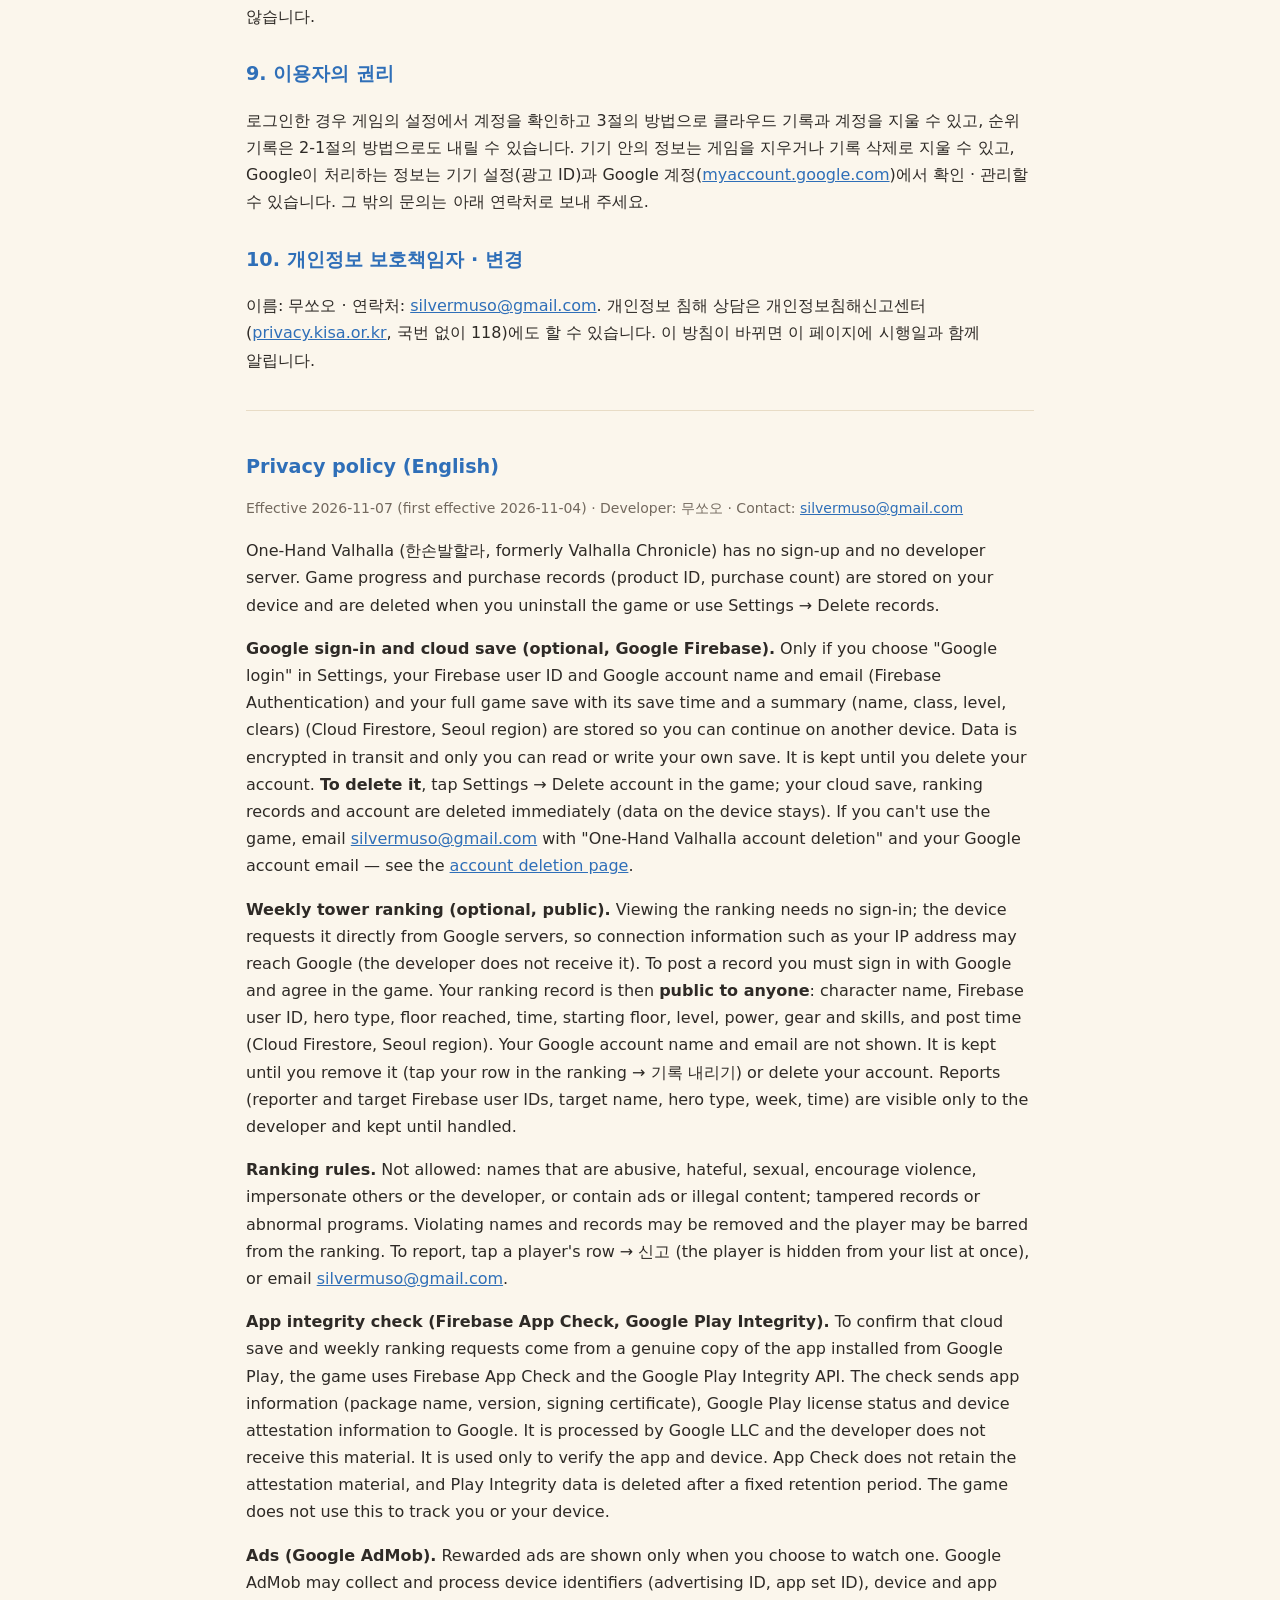
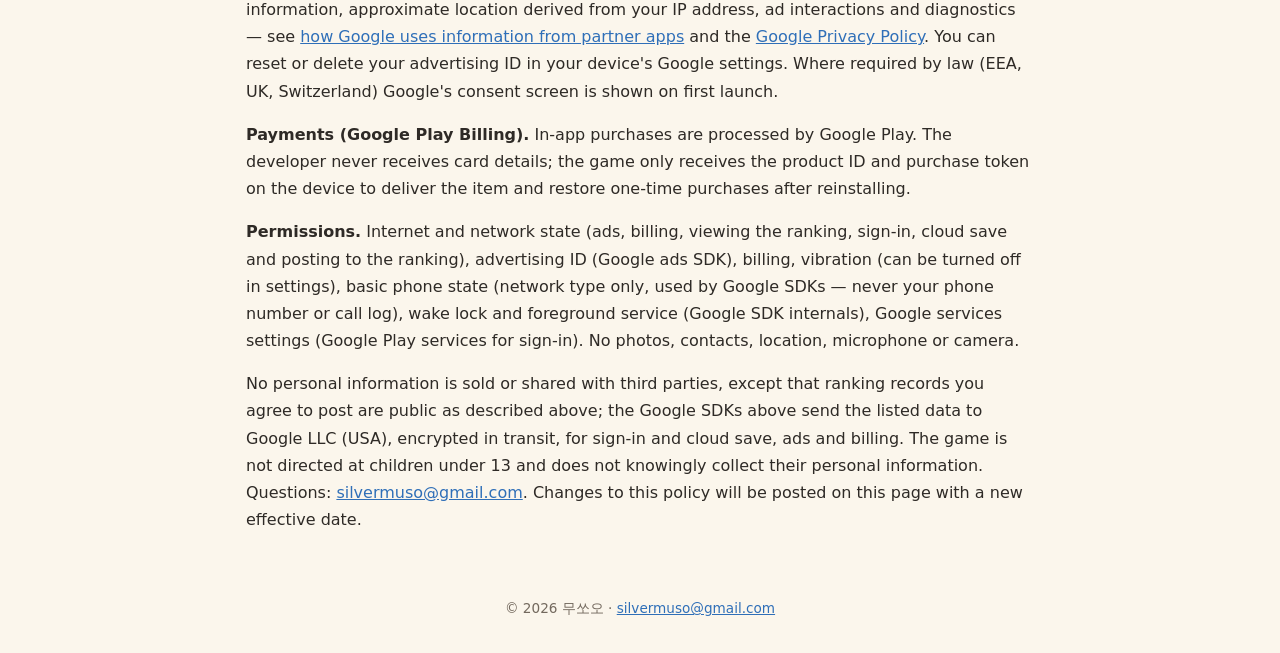
<file: valhallachronicle/privacy/index.html>
<!doctype html>
<html lang="ko"><head><meta charset="utf-8"><meta name="viewport" content="width=device-width,initial-scale=1">
<title>개인정보처리방침 — 한손발할라</title><link rel="stylesheet" href="../style.css"><link rel="icon" href="../icon.png"></head>
<body><nav class="crumbs"><a href="../">한손발할라 · One-Hand Valhalla</a><a href="../privacy/">개인정보처리방침</a><a href="../delete/">계정 삭제</a><a href="../odds/">확률 정보</a></nav>
<main>
<h1 id="ko">개인정보처리방침</h1>
<p class="dim">시행일: 2026-11-07 (처음 시행 2026-11-04) · 개발자: 무쏘오 · 문의: <a href="mailto:silvermuso@gmail.com">silvermuso@gmail.com</a></p>
<p>무쏘오(이하 '개발자')는 모바일 게임 「한손발할라」(이전 이름: 발할라 크로니클, 이하 '게임')을 이용하는 분의 개인정보를 소중히 다룹니다. 게임은 회원가입이 없고 개발자가 직접 운영하는 서버도 없습니다. <b>로그인은 선택입니다.</b> 설정에서 구글 계정으로 로그인한 경우에만 다른 기기에서 이어 하도록 계정 정보와 게임 기록을 Google Firebase에 보관합니다. 순위표에 올리는 데 동의한 경우에만 그 기록을 공개합니다(2-1절).</p>
<h2>1. 기기에 저장되는 정보</h2>
<ul><li>게임 진행(레벨 · 장비 · 영웅 · 정령 · 재화 · 설정)과 구매 내역(상품 ID · 구매 횟수)은 이용자의 기기 안에 저장됩니다.</li>
<li>게임을 지우거나 설정 → 기록 삭제를 누르면 기기 안의 정보가 지워집니다.</li></ul>
<h2>2. 구글 로그인 · 클라우드 저장 (선택, Google Firebase)</h2>
<p>이용자가 설정에서 「구글 로그인」을 누른 경우에만 다음 정보를 처리합니다. 로그인하지 않으면 처리하지 않습니다.</p>
<table><thead><tr><th>정보</th><th>보관하는 곳</th><th>목적</th></tr></thead><tbody>
<tr><td>계정 정보: Firebase 사용자 ID, 구글 계정의 이름과 이메일 주소</td><td>Google Firebase Authentication</td><td>로그인, 계정 확인</td></tr>
<tr><td>게임 기록: 기기 저장 내용 전체(캐릭터 이름 · 레벨 · 장비 · 진행 · 설정 · 구매 내역)와 저장 시각, 요약(이름 · 직업 · 레벨 · 클리어 수)</td><td>Google Cloud Firestore (서울 리전)</td><td>클라우드 저장, 다른 기기에서 이어 하기</td></tr>
</tbody></table>
<ul><li>전송 중 암호화되며, 클라우드 저장은 로그인한 본인만 읽고 쓸 수 있습니다.</li>
<li>보유 기간: 계정을 삭제할 때까지. 삭제하면 바로 지워집니다(3절).</li></ul>
<h2 id="rank">2-1. 라그나로크의 탑 주간 순위 (선택, 공개)</h2>
<p>순위표를 보는 데는 로그인이 필요 없습니다. 기록을 올리려면 구글 로그인을 하고 게임 안에서 공개에 동의해야 합니다. 동의하면 아래 순위 기록이 <b>게임 이용자를 포함해 누구나 볼 수 있게 공개</b>됩니다.</p>
<table><thead><tr><th>정보</th><th>보관하는 곳</th><th>목적</th></tr></thead><tbody>
<tr><td>순위 기록: 캐릭터 이름, Firebase 사용자 ID, 영웅 종류, 도달 층 · 걸린 시간 · 시작 층, 레벨, 전투력, 장비와 스킬 구성, 올린 시각</td><td>Google Cloud Firestore (서울 리전)</td><td>주간 순위표, 비정상 기록 확인</td></tr>
<tr><td>신고: 신고한 사람과 대상의 Firebase 사용자 ID, 대상의 이름, 영웅 종류, 주 번호, 신고 시각 (개발자만 봅니다)</td><td>Google Cloud Firestore (서울 리전)</td><td>신고 처리</td></tr>
</tbody></table>
<ul><li>구글 계정의 이름과 이메일 주소는 공개되지 않습니다. 순위에 보이는 이름은 게임에서 정한 캐릭터 이름입니다.</li>
<li>순위표를 볼 때 기기가 Google 서버에 직접 요청하므로 IP 주소 같은 접속 정보가 Google에 전달될 수 있습니다. 개발자는 이 정보를 받지 않습니다.</li>
<li>보유 기간: 순위 기록은 이용자가 내리거나 계정을 삭제할 때까지, 신고는 처리가 끝날 때까지 보관합니다.</li>
<li>내리기: 순위표에서 내 줄을 누르고 <mark>기록 내리기</mark>를 누르면 올린 기록이 지워지고 공개 동의가 취소됩니다.</li></ul>
<h3>순위표 이용 규칙</h3>
<ul><li>금지: 욕설 · 비하 · 혐오 · 음란 · 폭력을 부추기는 이름, 다른 사람이나 개발자를 사칭하는 이름, 광고나 불법 정보가 담긴 이름, 기록 조작과 비정상적인 프로그램 사용.</li>
<li>조치: 규칙을 어긴 이름과 기록을 지우고 순위 참여를 막을 수 있습니다.</li>
<li>신고: 순위표에서 그 사람의 줄을 누르고 <mark>신고</mark>를 누르면 개발자에게 전달되고 내 목록에서 바로 숨겨집니다. <a href="mailto:silvermuso@gmail.com">silvermuso@gmail.com</a>으로도 받습니다.</li></ul>
<h2 id="appcheck">2-2. 정상 앱 확인 (Firebase App Check · Google Play Integrity)</h2>
<p>클라우드 저장과 주간 순위 요청이 Google Play에서 받은 정상 앱에서 왔는지 확인하려고 Firebase App Check와 Google Play Integrity API를 씁니다. 확인할 때 앱 정보(패키지 이름 · 버전 · 서명 인증서), Google Play 라이선스 상태, 기기 증명 정보가 Google로 보내집니다. Google LLC가 처리하며 개발자는 이 자료를 받지 않습니다. 앱과 기기가 정상인지 확인하는 데만 쓰고, App Check는 증명 자료를 보관하지 않으며 Play Integrity의 자료는 정해진 기간이 지나면 지워집니다. 게임은 이 기능으로 이용자나 기기를 추적하지 않습니다.</p>
<h2 id="delete">3. 계정 · 클라우드 기록 삭제</h2>
<ul><li><b>게임 안에서:</b> 설정 → <mark>계정 삭제</mark>를 누르면 클라우드에 보관된 게임 기록, 순위 기록과 로그인 계정이 바로 지워집니다. 기기 안의 기록은 남습니다.</li>
<li><b>게임을 쓸 수 없을 때:</b> <a href="mailto:silvermuso@gmail.com?subject=%ED%95%9C%EC%86%90%EB%B0%9C%ED%95%A0%EB%9D%BC%20%EA%B3%84%EC%A0%95%20%EC%82%AD%EC%A0%9C">silvermuso@gmail.com</a>으로 "한손발할라 계정 삭제"와 로그인한 구글 계정 이메일을 적어 보내 주세요. 확인 후 지체 없이 지웁니다. 자세한 안내: <a href="../delete/">계정 삭제 페이지</a></li></ul>
<h2>4. 광고 (Google AdMob)</h2>
<p>게임은 이용자가 직접 고른 경우에만 보상형 광고를 보여 줍니다. 강제로 나오는 광고는 없습니다. 광고를 위해 Google AdMob이 광고 ID · 앱 세트 ID 같은 기기 식별자, 기기 · 앱 정보, IP 주소로 추정한 대략적 위치, 광고와의 상호작용, 오류 · 진단 정보를 수집 · 처리할 수 있습니다. 자세한 내용은 <a href="https://policies.google.com/technologies/partner-sites?hl=ko">Google이 파트너 앱의 정보를 사용하는 방법</a>과 <a href="https://policies.google.com/privacy?hl=ko">Google 개인정보처리방침</a>을 참고하세요. 기기의 설정 → Google → 광고에서 광고 ID를 재설정하거나 삭제할 수 있습니다. 유럽 경제 지역 · 영국 · 스위스 등 법이 요구하는 지역에서는 처음 실행할 때 Google의 동의 화면이 나옵니다.</p>
<h2>5. 결제 (Google Play 결제)</h2>
<p>게임 안 상품의 결제는 Google Play가 처리합니다. 개발자는 카드 번호 같은 결제 정보를 받지 않으며, 구매가 끝났다는 확인(상품 ID · 구매 토큰)만 기기 안에서 받아 상품을 지급하고, 다시 설치했을 때 한 번만 사는 상품을 되살리는 데 씁니다.</p>
<h2>6. 앱 권한</h2>
<ul><li>인터넷 · 네트워크 상태: 광고 불러오기, Google Play 결제, 순위표 보기, (로그인한 경우) 로그인 · 클라우드 저장 · 순위 올리기</li>
<li>광고 ID: Google 광고 SDK</li>
<li>결제(com.android.vending.BILLING): Google Play 결제</li>
<li>진동: 전투 중 타격 진동 (설정에서 끌 수 있음)</li>
<li>기본 전화 상태(READ_BASIC_PHONE_STATE): Google SDK가 통신망 종류 같은 기본 정보를 확인 (전화번호와 통화 기록은 읽지 않음)</li>
<li>화면 꺼짐 방지(WAKE_LOCK) · 포그라운드 서비스: Google SDK의 내부 작업</li>
<li>Google 서비스 설정 읽기(READ_GSERVICES): Google Play 서비스(로그인 · 클라우드 저장)가 기기의 Google 서비스 설정을 확인</li></ul>
<p>사진 · 연락처 · 위치 · 마이크 · 카메라 권한은 쓰지 않습니다.</p>
<h2>7. 제3자 제공 · 처리 위탁 · 국외 이전</h2>
<p>개발자는 개인정보를 제3자에게 제공하지 않습니다. 다만 이용자가 동의해 순위표에 올린 기록은 2-1절처럼 공개됩니다. 게임에 들어 있는 Google SDK가 2 · 2-2 · 4 · 5절의 정보를 로그인 · 클라우드 저장, 정상 앱 확인, 광고, 결제 처리를 위해 Google LLC(미국)로 보냅니다(전송 중 암호화). 클라우드 저장은 Cloud Firestore 서울 리전에 보관합니다. 로그인 정보와 클라우드 기록은 3절처럼 지울 수 있고, 그 밖의 정보의 보유 기간은 Google 개인정보처리방침을 따릅니다. (<a href="https://firebase.google.com/support/privacy">Firebase 개인정보 보호</a>)</p>
<h2>8. 아동</h2>
<p>게임은 만 13세 미만 아동을 대상으로 하지 않으며, 만 13세 미만 아동의 개인정보를 알면서 수집하지 않습니다.</p>
<h2>9. 이용자의 권리</h2>
<p>로그인한 경우 게임의 설정에서 계정을 확인하고 3절의 방법으로 클라우드 기록과 계정을 지울 수 있고, 순위 기록은 2-1절의 방법으로도 내릴 수 있습니다. 기기 안의 정보는 게임을 지우거나 기록 삭제로 지울 수 있고, Google이 처리하는 정보는 기기 설정(광고 ID)과 Google 계정(<a href="https://myaccount.google.com">myaccount.google.com</a>)에서 확인 · 관리할 수 있습니다. 그 밖의 문의는 아래 연락처로 보내 주세요.</p>
<h2>10. 개인정보 보호책임자 · 변경</h2>
<p>이름: 무쏘오 · 연락처: <a href="mailto:silvermuso@gmail.com">silvermuso@gmail.com</a>. 개인정보 침해 상담은 개인정보침해신고센터(<a href="https://privacy.kisa.or.kr">privacy.kisa.or.kr</a>, 국번 없이 118)에도 할 수 있습니다. 이 방침이 바뀌면 이 페이지에 시행일과 함께 알립니다.</p>
<section class="en" id="en" lang="en"><h2>Privacy policy (English)</h2>
<p class="dim">Effective 2026-11-07 (first effective 2026-11-04) · Developer: 무쏘오 · Contact: <a href="mailto:silvermuso@gmail.com">silvermuso@gmail.com</a></p>
<p>One-Hand Valhalla (한손발할라, formerly Valhalla Chronicle) has no sign-up and no developer server. Game progress and purchase records (product ID, purchase count) are stored on your device and are deleted when you uninstall the game or use Settings → Delete records.</p>
<p><b>Google sign-in and cloud save (optional, Google Firebase).</b> Only if you choose "Google login" in Settings, your Firebase user ID and Google account name and email (Firebase Authentication) and your full game save with its save time and a summary (name, class, level, clears) (Cloud Firestore, Seoul region) are stored so you can continue on another device. Data is encrypted in transit and only you can read or write your own save. It is kept until you delete your account. <b>To delete it</b>, tap Settings → Delete account in the game; your cloud save, ranking records and account are deleted immediately (data on the device stays). If you can't use the game, email <a href="mailto:silvermuso@gmail.com">silvermuso@gmail.com</a> with "One-Hand Valhalla account deletion" and your Google account email — see the <a href="../delete/#en">account deletion page</a>.</p>
<p id="rank-en"><b>Weekly tower ranking (optional, public).</b> Viewing the ranking needs no sign-in; the device requests it directly from Google servers, so connection information such as your IP address may reach Google (the developer does not receive it). To post a record you must sign in with Google and agree in the game. Your ranking record is then <b>public to anyone</b>: character name, Firebase user ID, hero type, floor reached, time, starting floor, level, power, gear and skills, and post time (Cloud Firestore, Seoul region). Your Google account name and email are not shown. It is kept until you remove it (tap your row in the ranking → 기록 내리기) or delete your account. Reports (reporter and target Firebase user IDs, target name, hero type, week, time) are visible only to the developer and kept until handled.</p>
<p><b>Ranking rules.</b> Not allowed: names that are abusive, hateful, sexual, encourage violence, impersonate others or the developer, or contain ads or illegal content; tampered records or abnormal programs. Violating names and records may be removed and the player may be barred from the ranking. To report, tap a player's row → 신고 (the player is hidden from your list at once), or email <a href="mailto:silvermuso@gmail.com">silvermuso@gmail.com</a>.</p>
<p id="appcheck-en"><b>App integrity check (Firebase App Check, Google Play Integrity).</b> To confirm that cloud save and weekly ranking requests come from a genuine copy of the app installed from Google Play, the game uses Firebase App Check and the Google Play Integrity API. The check sends app information (package name, version, signing certificate), Google Play license status and device attestation information to Google. It is processed by Google LLC and the developer does not receive this material. It is used only to verify the app and device. App Check does not retain the attestation material, and Play Integrity data is deleted after a fixed retention period. The game does not use this to track you or your device.</p>
<p><b>Ads (Google AdMob).</b> Rewarded ads are shown only when you choose to watch one. Google AdMob may collect and process device identifiers (advertising ID, app set ID), device and app information, approximate location derived from your IP address, ad interactions and diagnostics — see <a href="https://policies.google.com/technologies/partner-sites">how Google uses information from partner apps</a> and the <a href="https://policies.google.com/privacy">Google Privacy Policy</a>. You can reset or delete your advertising ID in your device's Google settings. Where required by law (EEA, UK, Switzerland) Google's consent screen is shown on first launch.</p>
<p><b>Payments (Google Play Billing).</b> In-app purchases are processed by Google Play. The developer never receives card details; the game only receives the product ID and purchase token on the device to deliver the item and restore one-time purchases after reinstalling.</p>
<p><b>Permissions.</b> Internet and network state (ads, billing, viewing the ranking, sign-in, cloud save and posting to the ranking), advertising ID (Google ads SDK), billing, vibration (can be turned off in settings), basic phone state (network type only, used by Google SDKs — never your phone number or call log), wake lock and foreground service (Google SDK internals), Google services settings (Google Play services for sign-in). No photos, contacts, location, microphone or camera.</p>
<p>No personal information is sold or shared with third parties, except that ranking records you agree to post are public as described above; the Google SDKs above send the listed data to Google LLC (USA), encrypted in transit, for sign-in and cloud save, ads and billing. The game is not directed at children under 13 and does not knowingly collect their personal information. Questions: <a href="mailto:silvermuso@gmail.com">silvermuso@gmail.com</a>. Changes to this policy will be posted on this page with a new effective date.</p>
</section></main>
<footer>© 2026 무쏘오 · <a href="mailto:silvermuso@gmail.com">silvermuso@gmail.com</a></footer>
</body></html>
</file>
<file: fluffsquad/style.css>
/* 털뭉치 방위대 페이지 스타일 — 게임 팔레트(하늘색·주황·나무색·크림·초록) */
:root {
  --sky: #5aa9e6;
  --sky-deep: #2f6fae;
  --orange: #f39a2b;
  --wood: #7a4a2b;
  --cream: #fff7e8;
  --paper: #fffdf8;
  --line: #ead7bb;
  --green: #4f9d58;
  --text: #3b2a1e;
  --muted: #7d6a5a;
}

* { box-sizing: border-box; }

body {
  margin: 0;
  background: var(--cream);
  color: var(--text);
  font-family: system-ui, -apple-system, "Segoe UI", "Apple SD Gothic Neo", "Malgun Gothic", "Noto Sans KR", sans-serif;
  line-height: 1.7;
  word-break: keep-all;
  overflow-wrap: anywhere;
}

header.top {
  background: linear-gradient(180deg, var(--sky) 0%, var(--sky-deep) 100%);
  color: #fff;
  padding: 28px 16px 22px;
  text-align: center;
}

header.top h1 { margin: 0; font-size: 1.7rem; letter-spacing: 0.02em; }
header.top p { margin: 6px 0 0; opacity: 0.9; }
header.top img { width: 96px; height: 96px; border-radius: 22px; box-shadow: 0 4px 14px rgba(0, 0, 0, 0.25); }

main {
  max-width: 820px;
  margin: 0 auto;
  padding: 24px 16px 48px;
}

nav.lang {
  display: flex;
  gap: 8px;
  justify-content: center;
  margin: 0 0 20px;
}

nav.lang a, a.button {
  display: inline-block;
  padding: 8px 18px;
  border-radius: 999px;
  background: var(--orange);
  color: #fff;
  text-decoration: none;
  font-weight: 700;
}

nav.lang a:hover, a.button:hover { filter: brightness(1.06); }

section.doc {
  background: var(--paper);
  border: 2px solid var(--line);
  border-radius: 18px;
  padding: 8px 22px 22px;
  margin: 0 0 28px;
}

h2 { color: var(--wood); font-size: 1.35rem; margin: 22px 0 8px; }
h3 { color: var(--sky-deep); font-size: 1.08rem; margin: 22px 0 6px; }
p, li { font-size: 0.98rem; }
.meta { color: var(--muted); font-size: 0.9rem; }

.table-wrap { overflow-x: auto; margin: 8px 0 14px; }
table { border-collapse: collapse; width: 100%; font-size: 0.92rem; }
th, td { border: 1px solid var(--line); padding: 7px 9px; text-align: left; vertical-align: top; }
th { background: #fdf0d9; color: var(--wood); }
td.num { text-align: right; font-variant-numeric: tabular-nums; white-space: nowrap; }

ul.cards { list-style: none; padding: 0; display: grid; gap: 12px; }
ul.cards li {
  background: var(--paper);
  border: 2px solid var(--line);
  border-radius: 16px;
  padding: 14px 16px;
}

footer { text-align: center; color: var(--muted); font-size: 0.85rem; padding: 0 16px 32px; }
a { color: var(--sky-deep); }
</file>
<file: penguinbrave/style.css>
/* 무한의펭귄 페이지 스타일 — 게임 팔레트(남색 외곽선·얼음 하늘색·눈 흰색·부리 주황) */
:root {
  --ink: #1f295c;
  --muted: #56608a;
  --sky: #6cc3f0;
  --sky-deep: #2f6fd6;
  --navy: #1f295c;
  --orange: #f39a2b;
  --snow: #f4f9ff;
  --paper: #ffffff;
  --line: #d8e2f5;
  --head: #eef3fd;
  --todo: #fff3a8;
}

* { box-sizing: border-box; }

body {
  margin: 0;
  background: var(--snow);
  color: var(--ink);
  font-family: system-ui, -apple-system, "Segoe UI", "Apple SD Gothic Neo", "Malgun Gothic", "Noto Sans KR", sans-serif;
  line-height: 1.7;
  word-break: keep-all;
  overflow-wrap: anywhere;
}

header.top {
  background: linear-gradient(180deg, var(--sky) 0%, var(--sky-deep) 100%);
  color: #fff;
  padding: 28px 16px 22px;
  text-align: center;
}

header.top h1 { margin: 0; font-size: 1.7rem; letter-spacing: 0.02em; }
header.top p { margin: 6px 0 0; opacity: 0.92; }
header.top img { width: 96px; height: 96px; border-radius: 22px; box-shadow: 0 4px 14px rgba(0, 0, 0, 0.25); }

main {
  max-width: 820px;
  margin: 0 auto;
  padding: 24px 16px 48px;
}

section.doc {
  background: var(--paper);
  border: 2px solid var(--line);
  border-radius: 18px;
  padding: 8px 22px 22px;
  margin: 0 0 28px;
}

h1 { font-size: 1.6rem; margin: 18px 0 12px; }
h2 { color: var(--navy); font-size: 1.25rem; margin: 30px 0 8px; padding-top: 12px; border-top: 1px solid var(--line); }
section.doc > h2:first-child, section.doc > h1 + h2 { border-top: 0; }
h3 { color: var(--sky-deep); font-size: 1.08rem; margin: 22px 0 6px; }
p, li { font-size: 0.98rem; }
ul { padding-left: 22px; }
.meta { color: var(--muted); font-size: 0.9rem; }

table { display: block; overflow-x: auto; border-collapse: collapse; width: 100%; margin: 8px 0 14px; font-size: 0.92rem; }
th, td { border: 1px solid var(--line); padding: 7px 9px; text-align: left; vertical-align: top; }
th { background: var(--head); color: var(--navy); }
code { background: var(--head); padding: 1px 5px; border-radius: 4px; font-size: 0.9em; }
mark { background: var(--todo); padding: 0 3px; }

ul.cards { list-style: none; padding: 0; display: grid; gap: 12px; }
ul.cards li {
  background: var(--paper);
  border: 2px solid var(--line);
  border-radius: 16px;
  padding: 14px 16px;
}

footer { text-align: center; color: var(--muted); font-size: 0.85rem; padding: 0 16px 32px; }
a { color: var(--sky-deep); }
</file>
<file: rollhero/style.css>
/* 굴려라 용사 페이지 — tools/gen_site.js 가 만든다 (손으로 고치지 않는다) */
:root{--sky:#73b0eb;--sky-deep:#3f7fc4;--bg:#fbf6ec;--fg:#2e2a26;--dim:#73695e;--card:#fff;--line:#e8dcc6;--accent:#2f6fb8;--gold:#e8a23a}
@media (prefers-color-scheme: dark){:root:not([data-theme="light"]){--bg:#1d2230;--fg:#eef1f7;--dim:#a8b0c2;--card:#283044;--line:#3d4862;--accent:#8cc0ff;--sky-deep:#2c5c94}}
*{box-sizing:border-box}
body{margin:0;background:var(--bg);color:var(--fg);font:16px/1.7 system-ui,-apple-system,"Segoe UI","Apple SD Gothic Neo","Malgun Gothic","Noto Sans KR",sans-serif;word-break:keep-all;overflow-wrap:anywhere}
header.top{background:linear-gradient(180deg,var(--sky) 0%,var(--sky-deep) 100%);color:#fff;padding:28px 16px 22px;text-align:center}
header.top h1{margin:6px 0 0;font-size:1.7rem} header.top p{margin:4px 0 0;opacity:.92}
header.top img{width:96px;height:96px;border-radius:22px;box-shadow:0 4px 14px rgba(0,0,0,.25)}
nav.crumbs{max-width:820px;margin:0 auto;padding:14px 16px 0;font-size:14px} nav.crumbs a{margin-right:14px}
main{max-width:820px;margin:0 auto;padding:20px 16px 48px}
h1{font-size:1.6rem;margin:8px 0 4px} h2{font-size:1.2rem;margin:28px 0 8px;color:var(--accent)}
.dim{color:var(--dim);font-size:14px}
table{width:100%;border-collapse:collapse;background:var(--card);margin:8px 0 16px;font-size:15px}
th,td{border:1px solid var(--line);padding:6px 10px;text-align:left} th{background:rgba(115,176,235,.16)}
td.n{text-align:right;font-variant-numeric:tabular-nums}
a{color:var(--accent)}
ul.cards{list-style:none;padding:0;display:grid;gap:12px;margin:20px 0}
ul.cards li{background:var(--card);border:1px solid var(--line);border-radius:16px;padding:14px 16px}
section.en{margin-top:36px;padding-top:12px;border-top:1px solid var(--line)}
footer{text-align:center;color:var(--dim);font-size:.85rem;padding:0 16px 32px}
</file>
<file: valhallachronicle/style.css>
/* 굴려라 용사 페이지 — tools/gen_site.js 가 만든다 (손으로 고치지 않는다) */
:root{--sky:#73b0eb;--sky-deep:#3f7fc4;--bg:#fbf6ec;--fg:#2e2a26;--dim:#73695e;--card:#fff;--line:#e8dcc6;--accent:#2f6fb8;--gold:#e8a23a}
@media (prefers-color-scheme: dark){:root:not([data-theme="light"]){--bg:#1d2230;--fg:#eef1f7;--dim:#a8b0c2;--card:#283044;--line:#3d4862;--accent:#8cc0ff;--sky-deep:#2c5c94}}
*{box-sizing:border-box}
body{margin:0;background:var(--bg);color:var(--fg);font:16px/1.7 system-ui,-apple-system,"Segoe UI","Apple SD Gothic Neo","Malgun Gothic","Noto Sans KR",sans-serif;word-break:keep-all;overflow-wrap:anywhere}
header.top{background:linear-gradient(180deg,var(--sky) 0%,var(--sky-deep) 100%);color:#fff;padding:28px 16px 22px;text-align:center}
header.top h1{margin:6px 0 0;font-size:1.7rem} header.top p{margin:4px 0 0;opacity:.92}
header.top img{width:96px;height:96px;border-radius:22px;box-shadow:0 4px 14px rgba(0,0,0,.25)}
nav.crumbs{max-width:820px;margin:0 auto;padding:14px 16px 0;font-size:14px} nav.crumbs a{margin-right:14px}
main{max-width:820px;margin:0 auto;padding:20px 16px 48px}
h1{font-size:1.6rem;margin:8px 0 4px} h2{font-size:1.2rem;margin:28px 0 8px;color:var(--accent)}
.dim{color:var(--dim);font-size:14px}
table{width:100%;border-collapse:collapse;background:var(--card);margin:8px 0 16px;font-size:15px}
th,td{border:1px solid var(--line);padding:6px 10px;text-align:left} th{background:rgba(115,176,235,.16)}
td.n{text-align:right;font-variant-numeric:tabular-nums}
a{color:var(--accent)}
ul.cards{list-style:none;padding:0;display:grid;gap:12px;margin:20px 0}
ul.cards li{background:var(--card);border:1px solid var(--line);border-radius:16px;padding:14px 16px}
section.en{margin-top:36px;padding-top:12px;border-top:1px solid var(--line)}
footer{text-align:center;color:var(--dim);font-size:.85rem;padding:0 16px 32px}
</file>
